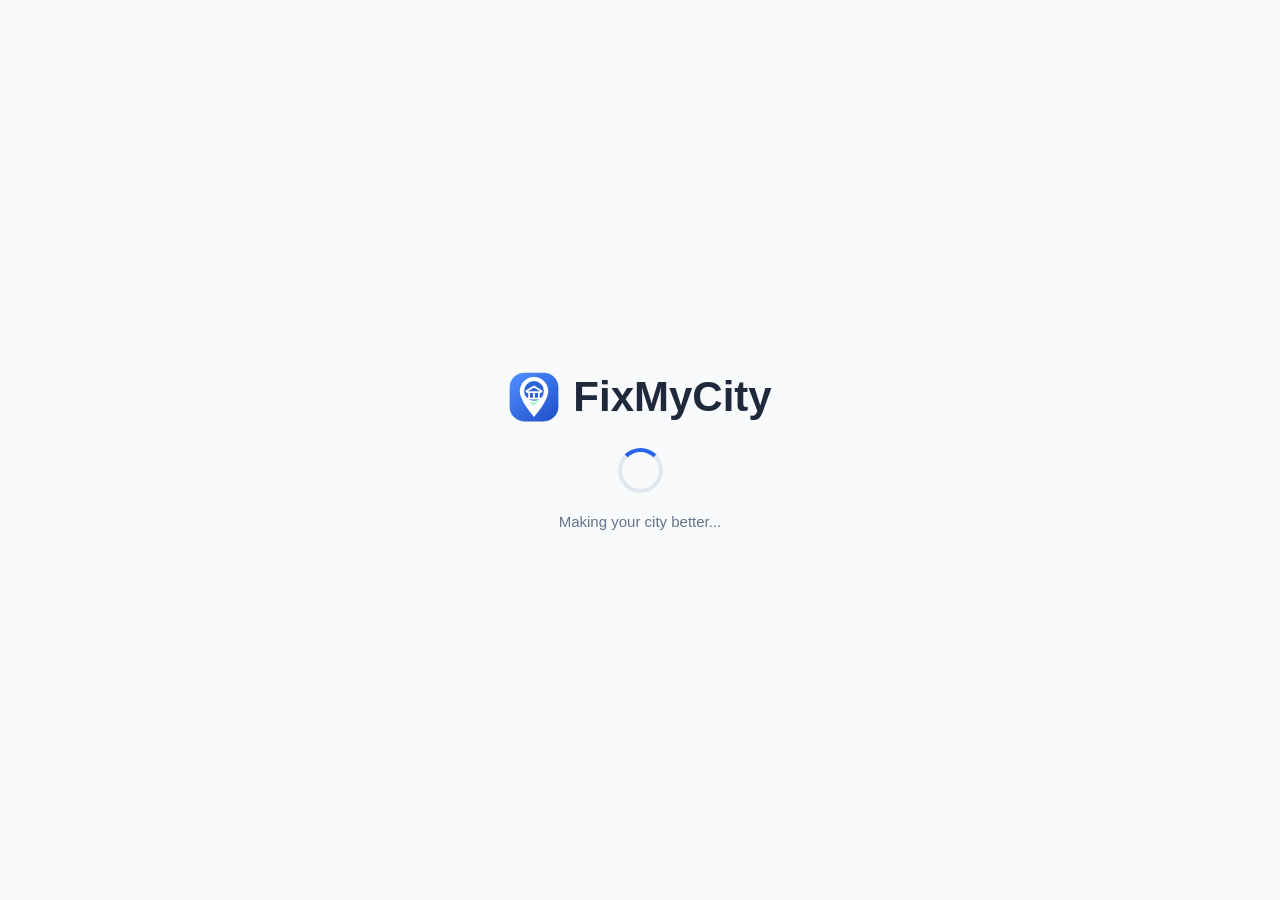
<file: index.html>
<!DOCTYPE html>
<html lang="en">
<head>
    <meta charset="UTF-8">
    <meta name="viewport" content="width=device-width, initial-scale=1.0">

    <title>FixMyCity</title>
    <link rel="icon" href="./assets/fixmycity-mark.svg" type="image/svg+xml">

    <link rel="stylesheet" href="./css/loading.css">
</head>

<body>

    <div class="loader-container">

        <div class="loader-logo"><img src="./assets/fixmycity-mark.svg" alt="" aria-hidden="true">FixMyCity</div>

        <div class="loader-spinner"></div>

        <p>Making your city better...</p>

    </div>

    <script src="./js/loading.js"></script>

</body>
</html>
</file>
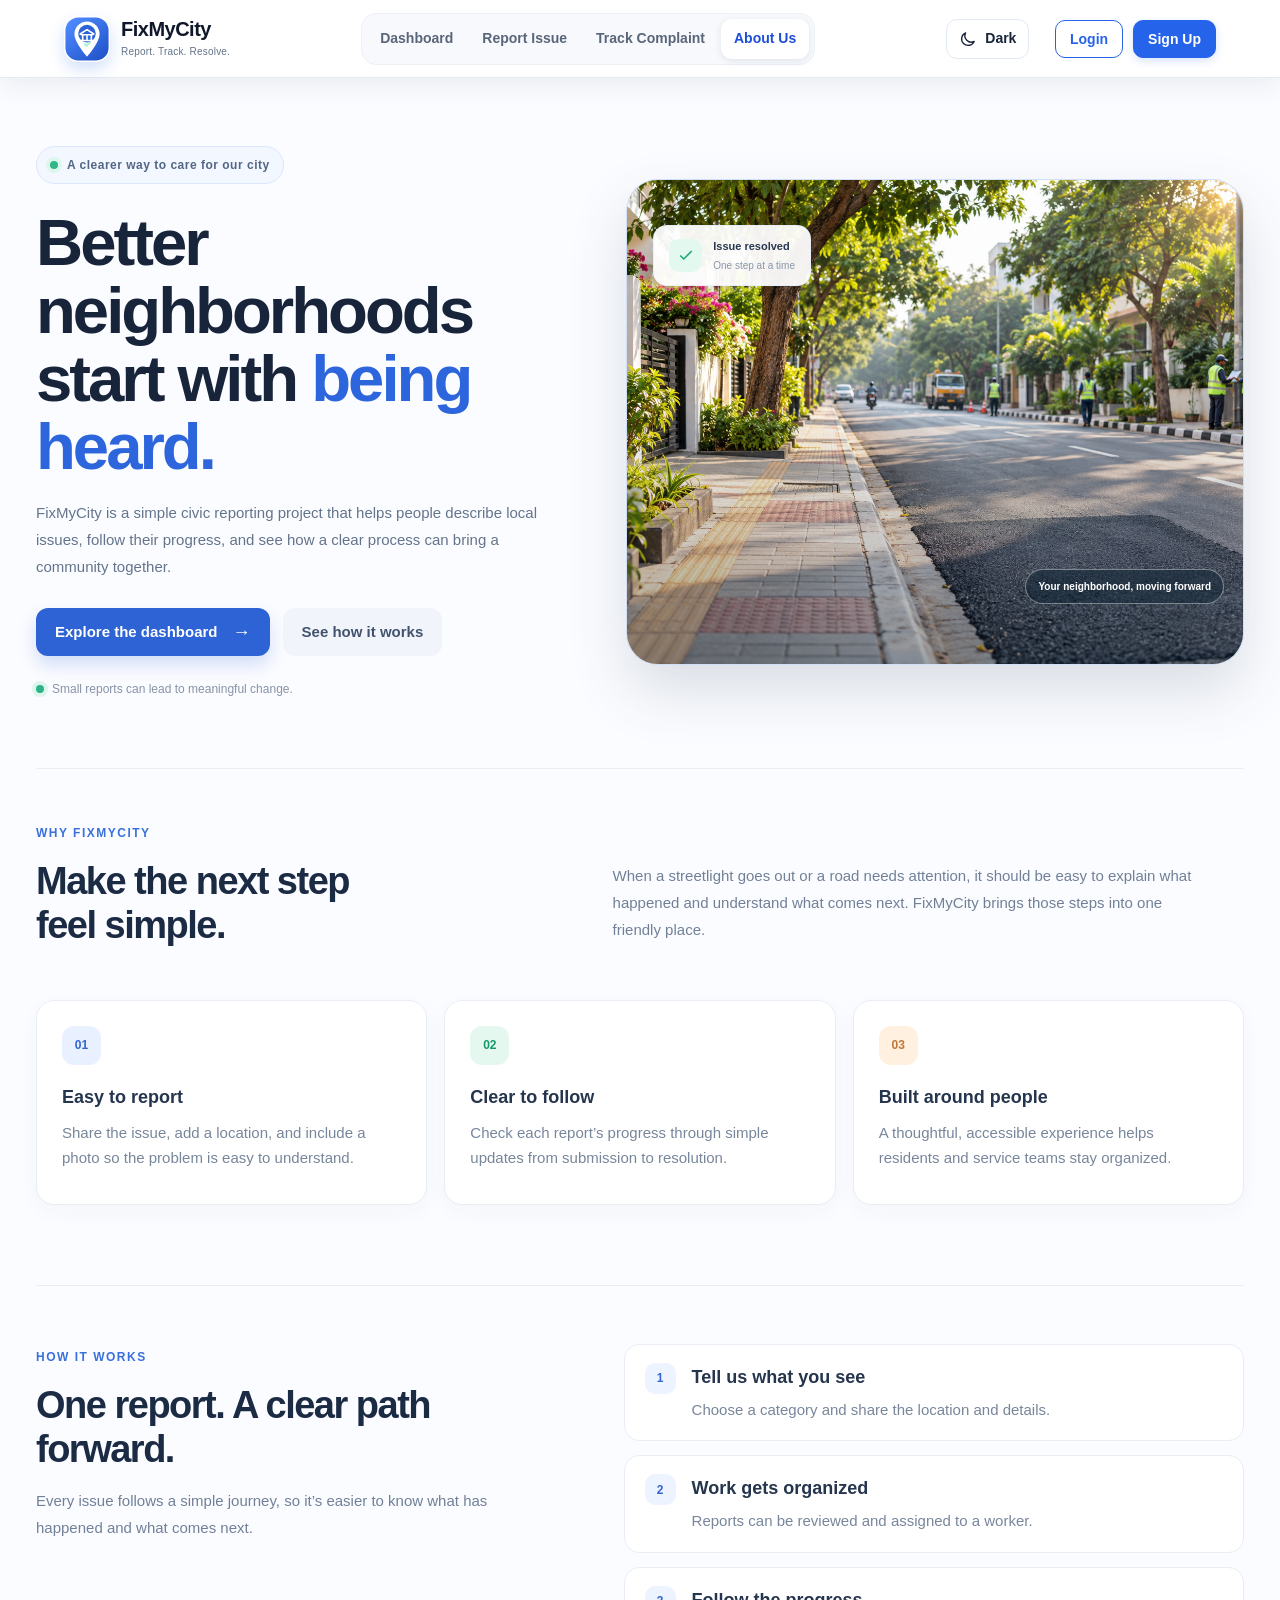
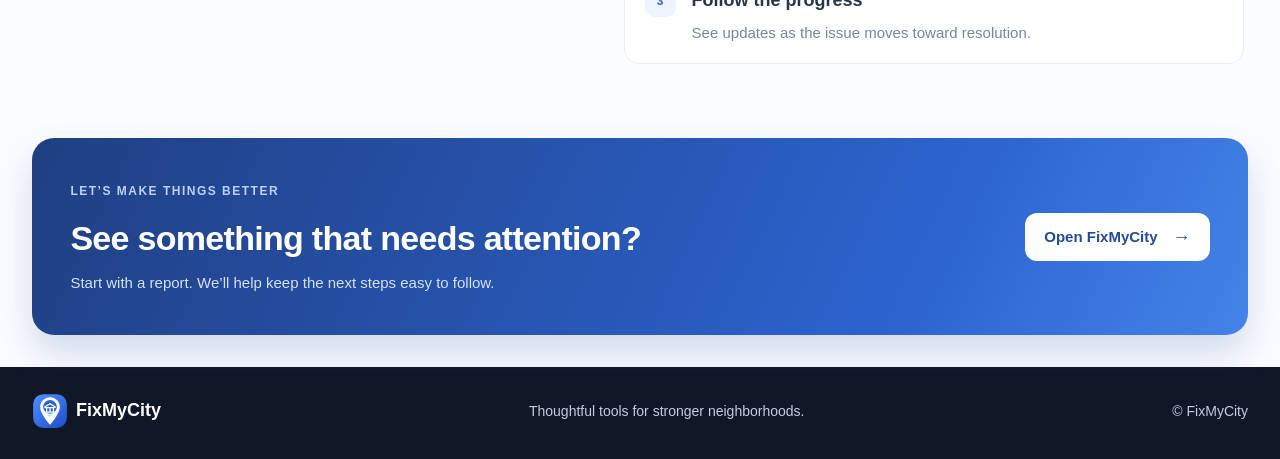
<file: pages/about.html>
<!DOCTYPE html>
<html lang="en">
<head>
    <meta charset="UTF-8">
    <meta name="viewport" content="width=device-width, initial-scale=1.0">
    <meta name="description" content="Learn about FixMyCity and how it makes civic issue reporting easier to follow.">
    <title>About Us | FixMyCity</title>
    <link rel="stylesheet" href="../css/dashboard.css">
    <link rel="stylesheet" href="../css/auth.css">
    <link rel="stylesheet" href="../css/about.css">
    <link rel="stylesheet" href="../css/theme.css">
    <script src="../js/theme.js"></script>
    <link rel="icon" href="../assets/fixmycity-mark.svg" type="image/svg+xml">
</head>
<body>
    <div id="authModal" class="auth-modal">
        <div class="auth-box">
            <button id="closeAuth" class="close-auth" type="button" aria-label="Close">×</button>
            <div class="auth-logo"><img src="../assets/fixmycity-mark.svg" alt="" aria-hidden="true">FixMyCity</div>

            <div id="loginSection">
                <h2>Welcome Back</h2>
                <p>Login to your FixMyCity account</p>
                <form id="loginForm">
                    <input type="email" id="loginEmail" placeholder="Email" required>
                    <input type="password" id="loginPassword" placeholder="Password" required>
                    <button type="submit">Login</button>
                </form>
                <div class="auth-switch">Don't have an account? <button id="showSignup" type="button">Sign Up</button></div>
            </div>

            <div id="signupSection">
                <h2>Create Account</h2>
                <p>Join FixMyCity today</p>
                <form id="signupForm">
                    <input type="text" id="signupName" placeholder="Full Name" required>
                    <input type="email" id="signupEmail" placeholder="Email" required>
                    <input type="password" id="signupPassword" placeholder="Password" required>
                    <button type="submit">Create Account</button>
                </form>
                <div class="auth-switch">Already have an account? <button id="showLogin" type="button">Login</button></div>
            </div>
        </div>
    </div>

    <header class="navbar">
        <a class="logo logo-link" href="dashboard.html" aria-label="FixMyCity home">
            <img class="logo-icon brand-mark" src="../assets/fixmycity-mark.svg" alt="" aria-hidden="true">
            <div class="logo-text">
                <h2>FixMyCity</h2>
                <span>Report. Track. Resolve.</span>
            </div>
        </a>

        <nav class="main-nav" aria-label="Main navigation">
            <a href="dashboard.html">Dashboard</a>
            <a href="report.html">Report Issue</a>
            <a href="track.html">Track Complaint</a>
            <a href="about.html" class="active" aria-current="page">About Us</a>
        </nav>

        <div class="auth-actions">
            <button id="loginBtn" class="login-btn" type="button">Login</button>
            <button id="signupBtn" class="signup-btn" type="button">Sign Up</button>
            <span id="userName" class="user-name" style="display: none;"></span>
            <a href="admin.html" id="adminPanelLink" class="role-link" style="display: none;">Admin Panel</a>
            <a href="worker.html" id="workerPanelLink" class="role-link" style="display: none;">Worker Panel</a>
            <button id="logoutBtn" class="logout-btn" type="button" style="display: none;">Logout</button>
        </div>
    </header>

    <main>
        <section class="about-hero">
            <div class="about-hero-copy">
                <span class="about-eyebrow"><span></span> A clearer way to care for our city</span>
                <h1>Better neighborhoods start with <em>being heard.</em></h1>
                <p>FixMyCity is a simple civic reporting project that helps people describe local issues, follow their progress, and see how a clear process can bring a community together.</p>
                <div class="about-actions">
                    <a class="about-primary" href="dashboard.html">Explore the dashboard <span aria-hidden="true">→</span></a>
                    <a class="about-secondary" href="#how-it-works">See how it works</a>
                </div>
                <div class="about-note"><span aria-hidden="true"></span> Small reports can lead to meaningful change.</div>
            </div>

            <div class="about-art">
                <img src="../assets/civic-neighborhood.png" alt="A well-kept neighborhood street with civic workers inspecting local infrastructure">
                <div class="art-card"><span class="art-card-icon" aria-hidden="true"><svg viewBox="0 0 24 24"><path d="m5 12 4 4L19 6"/></svg></span><span><strong>Issue resolved</strong><small>One step at a time</small></span></div>
                <div class="art-label">Your neighborhood, moving forward</div>
            </div>
        </section>

        <section class="about-intro">
            <div>
                <span class="section-kicker">WHY FIXMYCITY</span>
                <h2>Make the next step<br>feel simple.</h2>
            </div>
            <p>When a streetlight goes out or a road needs attention, it should be easy to explain what happened and understand what comes next. FixMyCity brings those steps into one friendly place.</p>
        </section>

        <section class="about-values" aria-label="What FixMyCity offers">
            <article class="value-card">
                <div class="value-icon icon-blue">01</div>
                <h3>Easy to report</h3>
                <p>Share the issue, add a location, and include a photo so the problem is easy to understand.</p>
            </article>
            <article class="value-card">
                <div class="value-icon icon-mint">02</div>
                <h3>Clear to follow</h3>
                <p>Check each report’s progress through simple updates from submission to resolution.</p>
            </article>
            <article class="value-card">
                <div class="value-icon icon-peach">03</div>
                <h3>Built around people</h3>
                <p>A thoughtful, accessible experience helps residents and service teams stay organized.</p>
            </article>
        </section>

        <section class="about-process" id="how-it-works">
            <div class="process-heading">
                <span class="section-kicker">HOW IT WORKS</span>
                <h2>One report. A clear path forward.</h2>
                <p>Every issue follows a simple journey, so it’s easier to know what has happened and what comes next.</p>
            </div>
            <div class="process-steps">
                <article class="process-step">
                    <span class="step-number">1</span>
                    <div><h3>Tell us what you see</h3><p>Choose a category and share the location and details.</p></div>
                </article>
                <article class="process-step">
                    <span class="step-number">2</span>
                    <div><h3>Work gets organized</h3><p>Reports can be reviewed and assigned to a worker.</p></div>
                </article>
                <article class="process-step">
                    <span class="step-number">3</span>
                    <div><h3>Follow the progress</h3><p>See updates as the issue moves toward resolution.</p></div>
                </article>
            </div>
        </section>

        <section class="about-cta">
            <div class="cta-sparkle" aria-hidden="true"></div>
            <div>
                <span>LET’S MAKE THINGS BETTER</span>
                <h2>See something that needs attention?</h2>
                <p>Start with a report. We’ll help keep the next steps easy to follow.</p>
            </div>
            <a href="dashboard.html">Open FixMyCity <span aria-hidden="true">→</span></a>
        </section>
    </main>

    <footer class="about-footer">
        <a class="footer-brand" href="dashboard.html"><img src="../assets/fixmycity-mark.svg" alt="" aria-hidden="true"> FixMyCity</a>
        <p>Thoughtful tools for stronger neighborhoods.</p>
        <span class="footer-copy">© FixMyCity</span>
    </footer>

    <script src="../js/helpers/database.js"></script>
    <script src="../js/auth.js"></script>
</body>
</html>
</file>
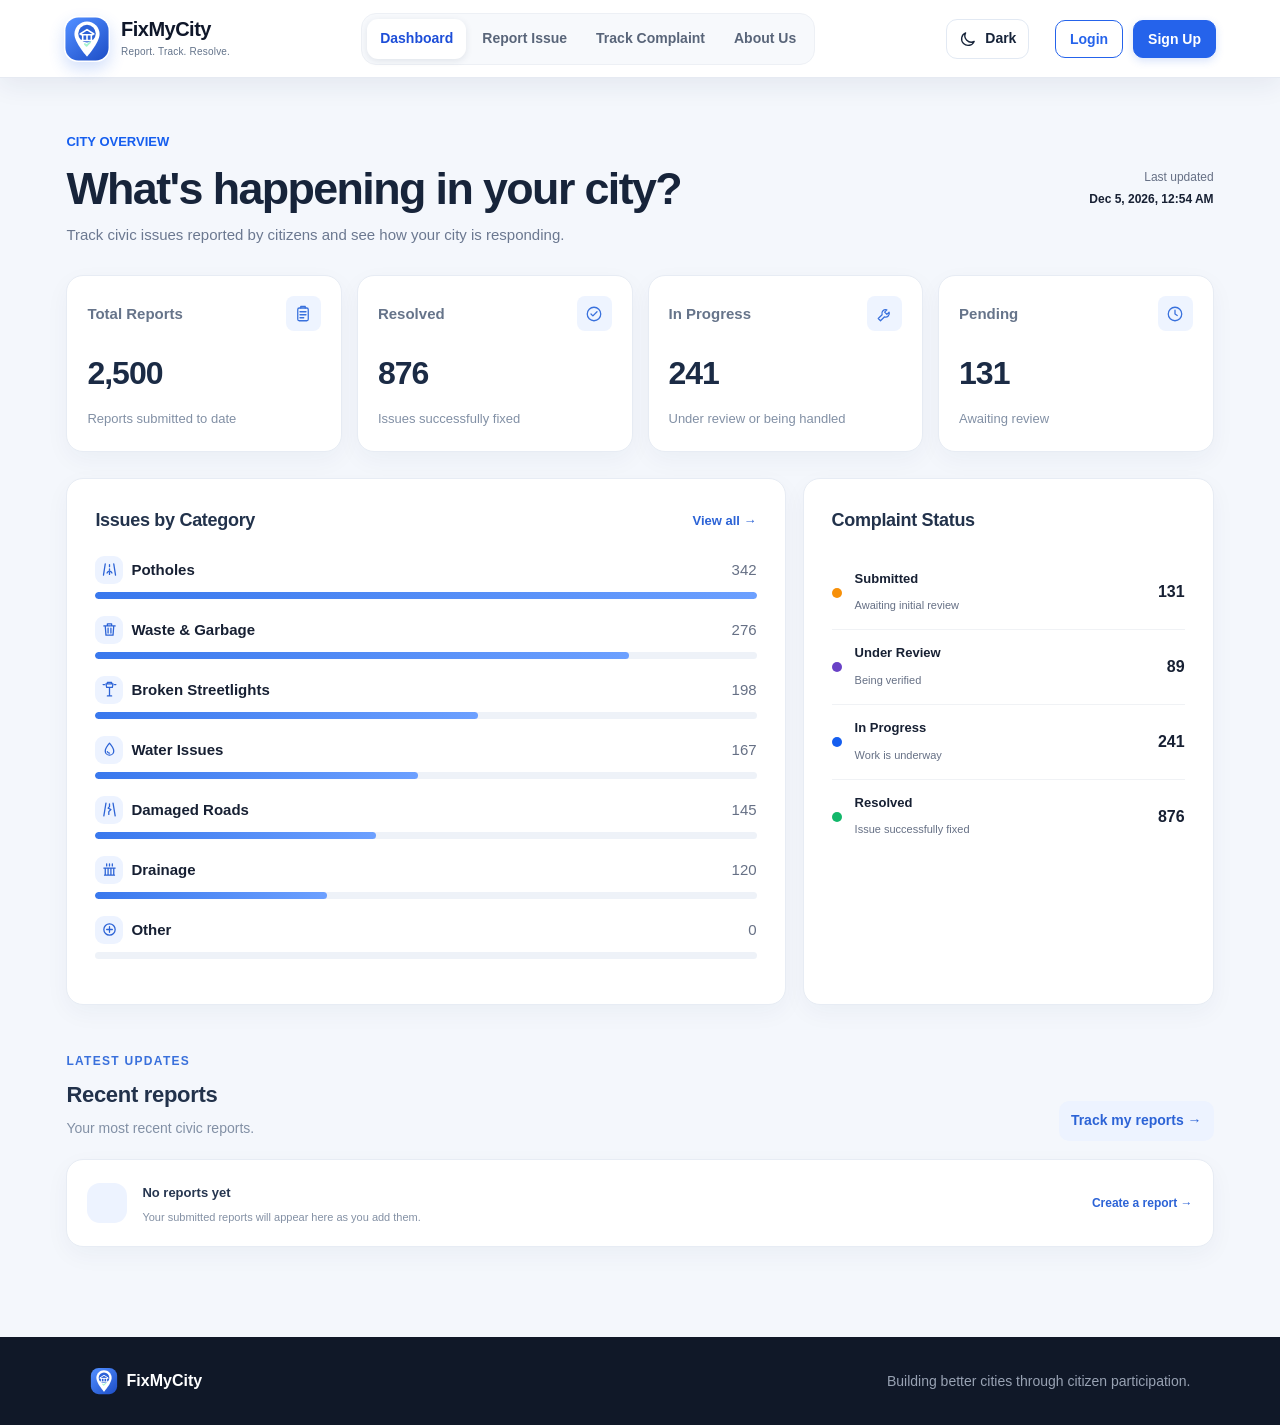
<file: pages/admin.html>
<!DOCTYPE html>
<html lang="en">

<head>
    <meta charset="UTF-8">
    <meta name="viewport" content="width=device-width, initial-scale=1.0">
    <title>Admin | FixMyCity</title>
    <link rel="stylesheet" href="../css/admin.css">
    <link rel="stylesheet" href="../css/theme.css">
    <link rel="stylesheet" href="../css/image-preview.css">
    <script src="../js/theme.js"></script>
    <link rel="icon" href="../assets/fixmycity-mark.svg" type="image/svg+xml">
</head>

<body class="admin-body">
    <div class="admin-layout">
        <header class="admin-sidebar">
            <a class="admin-logo" href="dashboard.html" aria-label="FixMyCity dashboard">
                <img class="logo-icon brand-mark" src="../assets/fixmycity-mark.svg" alt="" aria-hidden="true">
                <span class="admin-logo-copy">
                    <strong>FixMyCity</strong>
                    <small>Admin console</small>
                </span>
            </a>

            <nav class="admin-sidebar-nav" aria-label="Admin sections">
                <button class="admin-nav-item is-active" type="button" data-admin-view-target="overview" aria-current="page">
                    <svg viewBox="0 0 24 24" aria-hidden="true"><rect x="3" y="3" width="8" height="8" rx="2"/><rect x="13" y="3" width="8" height="5" rx="2"/><rect x="13" y="10" width="8" height="11" rx="2"/><rect x="3" y="13" width="8" height="8" rx="2"/></svg>
                    <span>Overview</span>
                </button>
                <button class="admin-nav-item" type="button" data-admin-view-target="complaints">
                    <svg viewBox="0 0 24 24" aria-hidden="true"><path d="M8 4.5h8M8 8.5h8M8 12.5h5"/><rect x="4" y="3" width="16" height="18" rx="2"/><path d="m15 16 2 2 4-4"/></svg>
                    <span>Complaints</span>
                    <span id="sidebarComplaintCount" class="nav-count">0</span>
                </button>
                <button class="admin-nav-item" type="button" data-admin-view-target="workers">
                    <svg viewBox="0 0 24 24" aria-hidden="true"><circle cx="9" cy="8" r="3"/><path d="M3.5 20a5.5 5.5 0 0 1 11 0M16 5.5a3 3 0 0 1 0 5.8M17 14a5 5 0 0 1 3.5 4.8"/></svg>
                    <span>Workers</span>
                </button>
                <button class="admin-nav-item" type="button" data-admin-view-target="users">
                    <svg viewBox="0 0 24 24" aria-hidden="true"><circle cx="12" cy="8" r="3.5"/><path d="M4.5 20a7.5 7.5 0 0 1 15 0"/></svg>
                    <span>Users</span>
                </button>
            </nav>

            <div class="admin-sidebar-footer">
                <div class="admin-actions">
                    <a href="dashboard.html">Back to site</a>
                    <a href="about.html">About FixMyCity</a>
                    <button id="adminLogout" class="logout-btn" type="button">Log out</button>
                </div>
            </div>
        </header>

        <main class="admin-container">
            <header class="admin-topbar">
                <div>
                    <p class="eyebrow">ADMINISTRATION</p>
                    <h1 id="adminViewTitle">Overview</h1>
                    <p id="adminViewDescription">City service reports and operations at a glance.</p>
                </div>
                <span class="admin-online"><span aria-hidden="true"></span> Admin workspace</span>
            </header>

            <section class="admin-view is-active" data-admin-view="overview">
                <div class="overview-heading">
                    <div>
                        <h2>Welcome to your control center</h2>
                        <p>Choose a section to review reports or manage FixMyCity accounts.</p>
                    </div>
                </div>

                <div class="overview-stats">
                    <article class="overview-stat">
                        <span class="overview-stat-icon blue" aria-hidden="true"><svg viewBox="0 0 24 24"><path d="M7 4h10a2 2 0 0 1 2 2v15H5V6a2 2 0 0 1 2-2Z"/><path d="M9 4V2h6v2m-6 6h6m-6 4h6"/></svg></span>
                        <div><p>Total complaints</p><strong id="adminTotalReports">0</strong></div>
                    </article>
                    <article class="overview-stat">
                        <span class="overview-stat-icon amber" aria-hidden="true"><svg viewBox="0 0 24 24"><circle cx="12" cy="12" r="9"/><path d="M12 7v5l3 2"/></svg></span>
                        <div><p>Pending</p><strong id="adminPendingReports">0</strong></div>
                    </article>
                    <article class="overview-stat">
                        <span class="overview-stat-icon green" aria-hidden="true"><svg viewBox="0 0 24 24"><circle cx="12" cy="12" r="9"/><path d="m8 12 2.5 2.5L16 9"/></svg></span>
                        <div><p>Resolved</p><strong id="adminResolvedReports">0</strong></div>
                    </article>
                    <article class="overview-stat">
                        <span class="overview-stat-icon violet" aria-hidden="true"><svg viewBox="0 0 24 24"><circle cx="9" cy="8" r="3"/><path d="M3.5 19v-1a5.5 5.5 0 0 1 11 0v1M16 5.5a3 3 0 0 1 0 5.8m1 2.2a5 5 0 0 1 3.5 4.8V19"/></svg></span>
                        <div><p>Workers</p><strong id="adminTotalWorkers">0</strong></div>
                    </article>
                </div>

                <div class="overview-dashboard-grid">
                    <section class="overview-panel category-overview-panel" aria-labelledby="adminCategoryHeading">
                        <div class="overview-panel-heading">
                            <div>
                                <h2 id="adminCategoryHeading">Issues by category</h2>
                                <p>Reports grouped by the type of civic issue.</p>
                            </div>
                        </div>
                        <div id="adminCategoryList" class="admin-category-list"></div>
                    </section>

                    <section class="overview-panel">
                        <div class="overview-panel-heading">
                            <div>
                                <h2>Quick access</h2>
                                <p>Jump straight to the work you need to do.</p>
                            </div>
                        </div>
                        <div class="quick-access-grid">
                            <button class="quick-access-card" type="button" data-admin-view-target="complaints">
                                <span class="quick-access-icon" aria-hidden="true"><svg viewBox="0 0 24 24"><path d="M7 4h10a2 2 0 0 1 2 2v15H5V6a2 2 0 0 1 2-2Z"/><path d="M9 4V2h6v2m-6 6h6m-6 4h6"/></svg></span>
                                <span><strong>Review complaints</strong><small>Filter reports, check status, and assign workers.</small></span>
                                <span class="quick-access-arrow" aria-hidden="true">→</span>
                            </button>
                            <button class="quick-access-card" type="button" data-admin-view-target="workers">
                                <span class="quick-access-icon" aria-hidden="true"><svg viewBox="0 0 24 24"><circle cx="9" cy="8" r="3"/><path d="M3.5 19v-1a5.5 5.5 0 0 1 11 0v1M16 5.5a3 3 0 0 1 0 5.8m1 2.2a5 5 0 0 1 3.5 4.8V19"/></svg></span>
                                <span><strong>Manage workers</strong><small>Add or remove worker access.</small></span>
                                <span class="quick-access-arrow" aria-hidden="true">→</span>
                            </button>
                            <button class="quick-access-card" type="button" data-admin-view-target="users">
                                <span class="quick-access-icon" aria-hidden="true"><svg viewBox="0 0 24 24"><circle cx="12" cy="8" r="3.5"/><path d="M4.5 20a7.5 7.5 0 0 1 15 0"/></svg></span>
                                <span><strong>Browse users</strong><small>View registered FixMyCity accounts.</small></span>
                                <span class="quick-access-arrow" aria-hidden="true">→</span>
                            </button>
                        </div>
                    </section>
                </div>
            </section>

            <section class="admin-view" data-admin-view="complaints" hidden>
                <section class="complaints-section">
                    <div class="section-header">
                        <div>
                            <h2>Reported issues</h2>
                            <p>Review reports and assign them to a worker.</p>
                        </div>
                        <button id="refreshComplaintsBtn" class="refresh-btn" type="button">Refresh</button>
                    </div>

                    <div class="complaint-filter-toolbar">
                        <div class="complaint-status-filters" role="group" aria-label="Filter complaints by status">
                            <button class="complaint-status-filter is-active" type="button" data-status-filter="all" aria-pressed="true">
                                All <span class="filter-count" data-status-count="all">0</span>
                            </button>
                            <button class="complaint-status-filter" type="button" data-status-filter="pending" aria-pressed="false">
                                Pending <span class="filter-count" data-status-count="pending">0</span>
                            </button>
                            <button class="complaint-status-filter" type="button" data-status-filter="resolved" aria-pressed="false">
                                Resolved <span class="filter-count" data-status-count="resolved">0</span>
                            </button>
                        </div>

                        <div class="complaint-select-filters">
                            <label>
                                <span>Issue type</span>
                                <select id="complaintCategoryFilter" aria-label="Filter complaints by issue type">
                                    <option value="all">All issue types</option>
                                </select>
                            </label>
                            <label>
                                <span>Assigned worker</span>
                                <select id="complaintWorkerFilter" aria-label="Filter complaints by assigned worker">
                                    <option value="all">All workers</option>
                                    <option value="unassigned">Unassigned</option>
                                </select>
                            </label>
                        </div>
                    </div>

                    <div id="complaintsContainer" class="complaints-container">
                        <p class="empty-message">Loading complaints...</p>
                    </div>
                </section>
            </section>

            <section class="admin-view" data-admin-view="workers" hidden>
                <section class="admin-card add-worker-card">
                    <div class="card-heading-copy">
                        <span class="card-kicker">ACCESS</span>
                        <h2>Add a worker</h2>
                        <p>Enter the email address of a registered user to give them worker access.</p>
                    </div>
                    <form id="addWorkerForm">
                        <label class="visually-hidden" for="workerEmail">Registered user's email</label>
                        <input type="email" id="workerEmail" placeholder="Enter registered user's email" required>
                        <button type="submit">Add worker</button>
                    </form>
                </section>

                <section class="admin-card">
                    <div class="section-heading">
                        <div>
                            <span class="card-kicker">TEAM</span>
                            <h2>Current workers</h2>
                            <p>Manage people who can update assigned complaints.</p>
                        </div>
                        <span id="workerCount">0 Workers</span>
                    </div>
                    <div id="workerList" class="worker-list"></div>
                </section>
            </section>

            <section class="admin-view" data-admin-view="users" hidden>
                <section class="admin-card">
                    <div class="section-heading">
                        <div>
                            <span class="card-kicker">DIRECTORY</span>
                            <h2>Registered users</h2>
                            <p>All user and worker accounts registered on FixMyCity.</p>
                        </div>
                        <span id="adminRegisteredUserCount" class="directory-count">0 accounts</span>
                    </div>
                    <div id="userList" class="user-list"></div>
                </section>
            </section>
        </main>
    </div>

    <script src="../js/helpers/database.js"></script>
    <script src="../js/helpers/category-icons.js"></script>
    <script src="../js/admin.js"></script>
    <script src="../js/helpers/image-preview.js"></script>
</body>

</html>
</file>
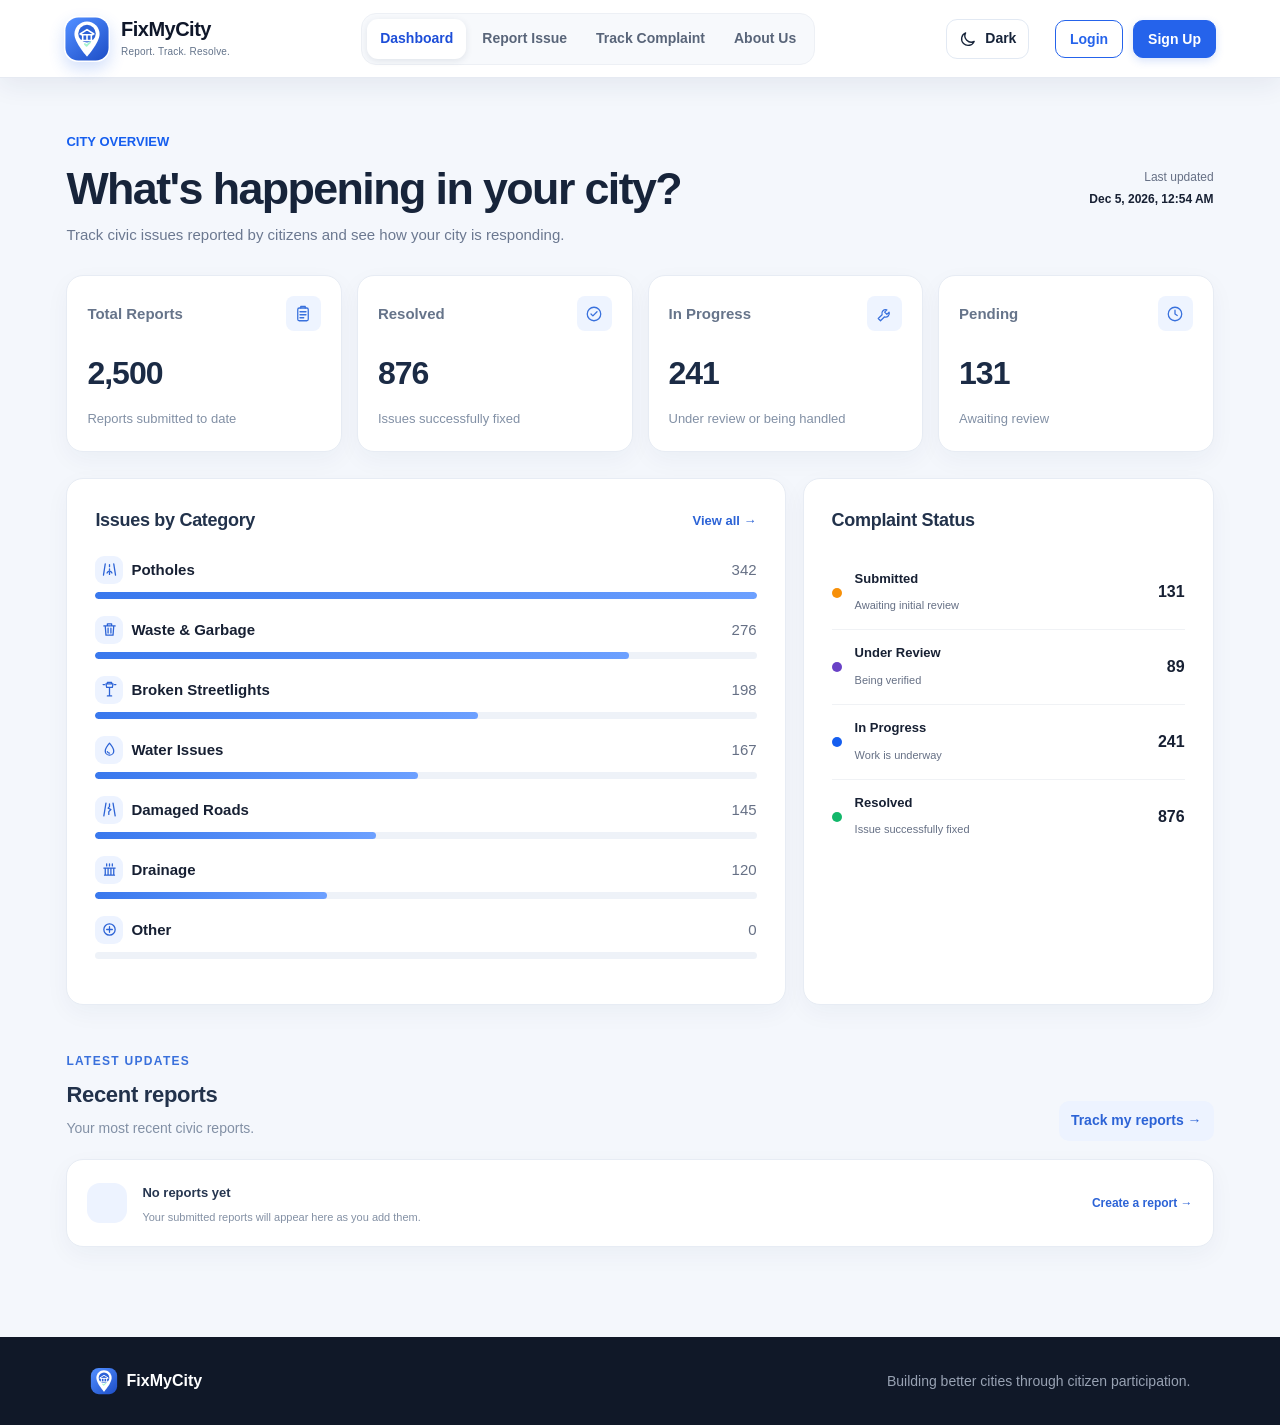
<file: pages/dashboard.html>
<!DOCTYPE html>
<html lang="en">

<head>

    <meta charset="UTF-8">

    <meta
        name="viewport"
        content="width=device-width, initial-scale=1.0"
    >

    <title>FixMyCity | City Dashboard</title>

    <link
        rel="stylesheet"
        href="../css/dashboard.css"
    >
    <link rel="stylesheet" href="../css/auth.css">
    <link rel="stylesheet" href="../css/theme.css">
    <script src="../js/theme.js"></script>
    <link rel="icon" href="../assets/fixmycity-mark.svg" type="image/svg+xml">

</head>


<body>
    <div id="authModal" class="auth-modal">

        <div class="auth-box">

            <button
                id="closeAuth"
                class="close-auth"
            >
                ×
            </button>


            <div class="auth-logo"><img src="../assets/fixmycity-mark.svg" alt="" aria-hidden="true">FixMyCity</div>


            <!-- LOGIN -->

            <div id="loginSection">

                <h2>Welcome Back</h2>

                <p>Login to your FixMyCity account</p>

                <form id="loginForm">

                    <input
                        type="email"
                        id="loginEmail"
                        placeholder="Email"
                        required
                    >

                    <input
                        type="password"
                        id="loginPassword"
                        placeholder="Password"
                        required
                    >

                    <button type="submit">
                        Login
                    </button>

                </form>

                <div class="auth-switch">

                    Don't have an account?

                    <button id="showSignup">
                        Sign Up
                    </button>

                </div>

            </div>


            <!-- SIGN UP -->

            <div id="signupSection">

                <h2>Create Account</h2>

                <p>Join FixMyCity today</p>

                <form id="signupForm">

                    <input
                        type="text"
                        id="signupName"
                        placeholder="Full Name"
                        required
                    >

                    <input
                        type="email"
                        id="signupEmail"
                        placeholder="Email"
                        required
                    >

                    <input
                        type="password"
                        id="signupPassword"
                        placeholder="Password"
                        required
                    >

                    <button type="submit">
                        Create Account
                    </button>

                </form>

                <div class="auth-switch">

                    Already have an account?

                    <button id="showLogin">
                        Login
                    </button>

                </div>

            </div>

        </div>

    </div>

    <!-- ================= NAVBAR ================= -->

    <header class="navbar">

    <!-- LOGO -->
    <a class="logo logo-link" href="dashboard.html" aria-label="FixMyCity home">

        <img class="logo-icon brand-mark" src="../assets/fixmycity-mark.svg" alt="" aria-hidden="true">

        <div class="logo-text">
            <h2>FixMyCity</h2>
            <span>Report. Track. Resolve.</span>
        </div>

    </a>


    <!-- MAIN NAVIGATION -->
    <nav class="main-nav">

        <a href="dashboard.html" class="active">
            Dashboard
        </a>

        <a href="report.html" id="reportIssueNav">
            Report Issue
        </a>

        <a href="track.html" id="trackComplaintNav">
            Track Complaint
        </a>

        <a href="about.html" id="aboutNav">
            About Us
        </a>

    </nav>


    <!-- AUTH AREA -->
    <div class="auth-actions">

        <!-- Logged out -->

        <button
            id="loginBtn"
            class="login-btn"
        >
            Login
        </button>

        <button
            id="signupBtn"
            class="signup-btn"
        >
            Sign Up
        </button>


        <!-- Logged in -->

        <span
            id="userName"
            class="user-name"
            style="display: none;"
        ></span>


        <a
            href="admin.html"
            id="adminPanelLink"
            class="role-link"
            style="display: none;"
        >
            Admin Panel
        </a>


        <a
            href="worker.html"
            id="workerPanelLink"
            class="role-link"
            style="display: none;"
        >
            Worker Panel
        </a>


        <button
            id="logoutBtn"
            class="logout-btn"
            style="display: none;"
        >
            Logout
        </button>

    </div>

</header>

    <!-- ================= HERO ================= -->

    <main class="dashboard-main">

        <section class="hero">

            <div class="hero-text">

                <span class="section-label">
                    CITY OVERVIEW
                </span>

                <h1>
                    What's happening in your city?
                </h1>

                <p>
                    Track civic issues reported by citizens
                    and see how your city is responding.
                </p>

            </div>


            <div class="last-updated">

                <span>
                    Last updated
                </span>

                <strong id="lastUpdated">
                    —
                </strong>

            </div>

        </section>


        <!-- ================= STATISTICS ================= -->

        <section class="stats">

            <div class="stat-card">

                <div class="stat-header">

                    <span class="stat-title">
                        Total Reports
                    </span>

                    <span class="stat-icon" aria-hidden="true"><svg viewBox="0 0 24 24"><rect x="5" y="4" width="14" height="17" rx="2"/><path d="M9 4V2h6v2M8 9h8M8 13h8M8 17h5"/></svg></span>

                </div>

                <strong
                    class="stat-value"
                    id="totalReports"
                >
                    0
                </strong>

                <span class="stat-change">
                    Reports submitted to date
                </span>

            </div>


            <div class="stat-card">

                <div class="stat-header">

                    <span class="stat-title">
                        Resolved
                    </span>

                    <span class="stat-icon" aria-hidden="true"><svg viewBox="0 0 24 24"><circle cx="12" cy="12" r="9"/><path d="m8 12 2.5 2.5L16 9"/></svg></span>

                </div>

                <strong
                    class="stat-value"
                    id="resolvedReports"
                >
                    0
                </strong>

                <span class="stat-change">
                    Issues successfully fixed
                </span>

            </div>


            <div class="stat-card">

                <div class="stat-header">

                    <span class="stat-title">
                        In Progress
                    </span>

                    <span class="stat-icon" aria-hidden="true"><svg viewBox="0 0 24 24"><path d="M14.5 6.5a5 5 0 0 0-6.4 6.4L3 18l3 3 5.1-5.1a5 5 0 0 0 6.4-6.4l-3 3-3-3 3-3Z"/></svg></span>

                </div>

                <strong
                    class="stat-value"
                    id="progressReports"
                >
                    0
                </strong>

                <span class="stat-change">
                    Under review or being handled
                </span>

            </div>


            <div class="stat-card">

                <div class="stat-header">

                    <span class="stat-title">
                        Pending
                    </span>

                    <span class="stat-icon" aria-hidden="true"><svg viewBox="0 0 24 24"><circle cx="12" cy="12" r="9"/><path d="M12 7v5l3 2"/></svg></span>

                </div>

                <strong
                    class="stat-value"
                    id="pendingReports"
                >
                    0
                </strong>

                <span class="stat-change">
                    Awaiting review
                </span>

            </div>

        </section>


        <!-- ================= DASHBOARD ================= -->

        <section class="dashboard-grid">


            <!-- CATEGORY PANEL -->

            <div class="panel">

                <div class="panel-header">

                    <h2>
                        Issues by Category
                    </h2>

                    <button
                        class="view-all"
                        type="button"
                    >
                        View all →
                    </button>

                </div>


                <div id="categoryContainer">

                    <!-- Generated by JavaScript -->

                </div>

            </div>


            <!-- STATUS PANEL -->

            <div class="panel">

                <div class="panel-header">

                    <h2>
                        Complaint Status
                    </h2>

                </div>


                <div id="statusContainer">

                    <!-- Generated by JavaScript -->

                </div>

            </div>

        </section>

        <section class="recent-section" aria-labelledby="recentReportsHeading">
            <div class="recent-heading">
                <div>
                    <span class="section-label">LATEST UPDATES</span>
                    <h2 id="recentReportsHeading">Recent reports</h2>
                    <p>Your most recent civic reports.</p>
                </div>
                <a href="track.html" class="recent-link">Track my reports <span aria-hidden="true">→</span></a>
            </div>
            <div id="recentReportsContainer" class="recent-grid">
                <p class="recent-empty">Loading recent reports…</p>
            </div>
        </section>

    </main>


    <!-- ================= FOOTER ================= -->

    <footer id="about">

        <strong class="site-footer-brand"><img src="../assets/fixmycity-mark.svg" alt="" aria-hidden="true">FixMyCity</strong>

        <p>
            Building better cities through citizen participation.
        </p>

    </footer>


    <!-- ================= JAVASCRIPT ================= -->

    <script src="../js/helpers/database.js"></script>
    <script src="../js/helpers/category-icons.js"></script>
    <script src="../js/dashboard.js"></script>
    <script src="../js/auth.js"></script>

</body>

</html>
</file>
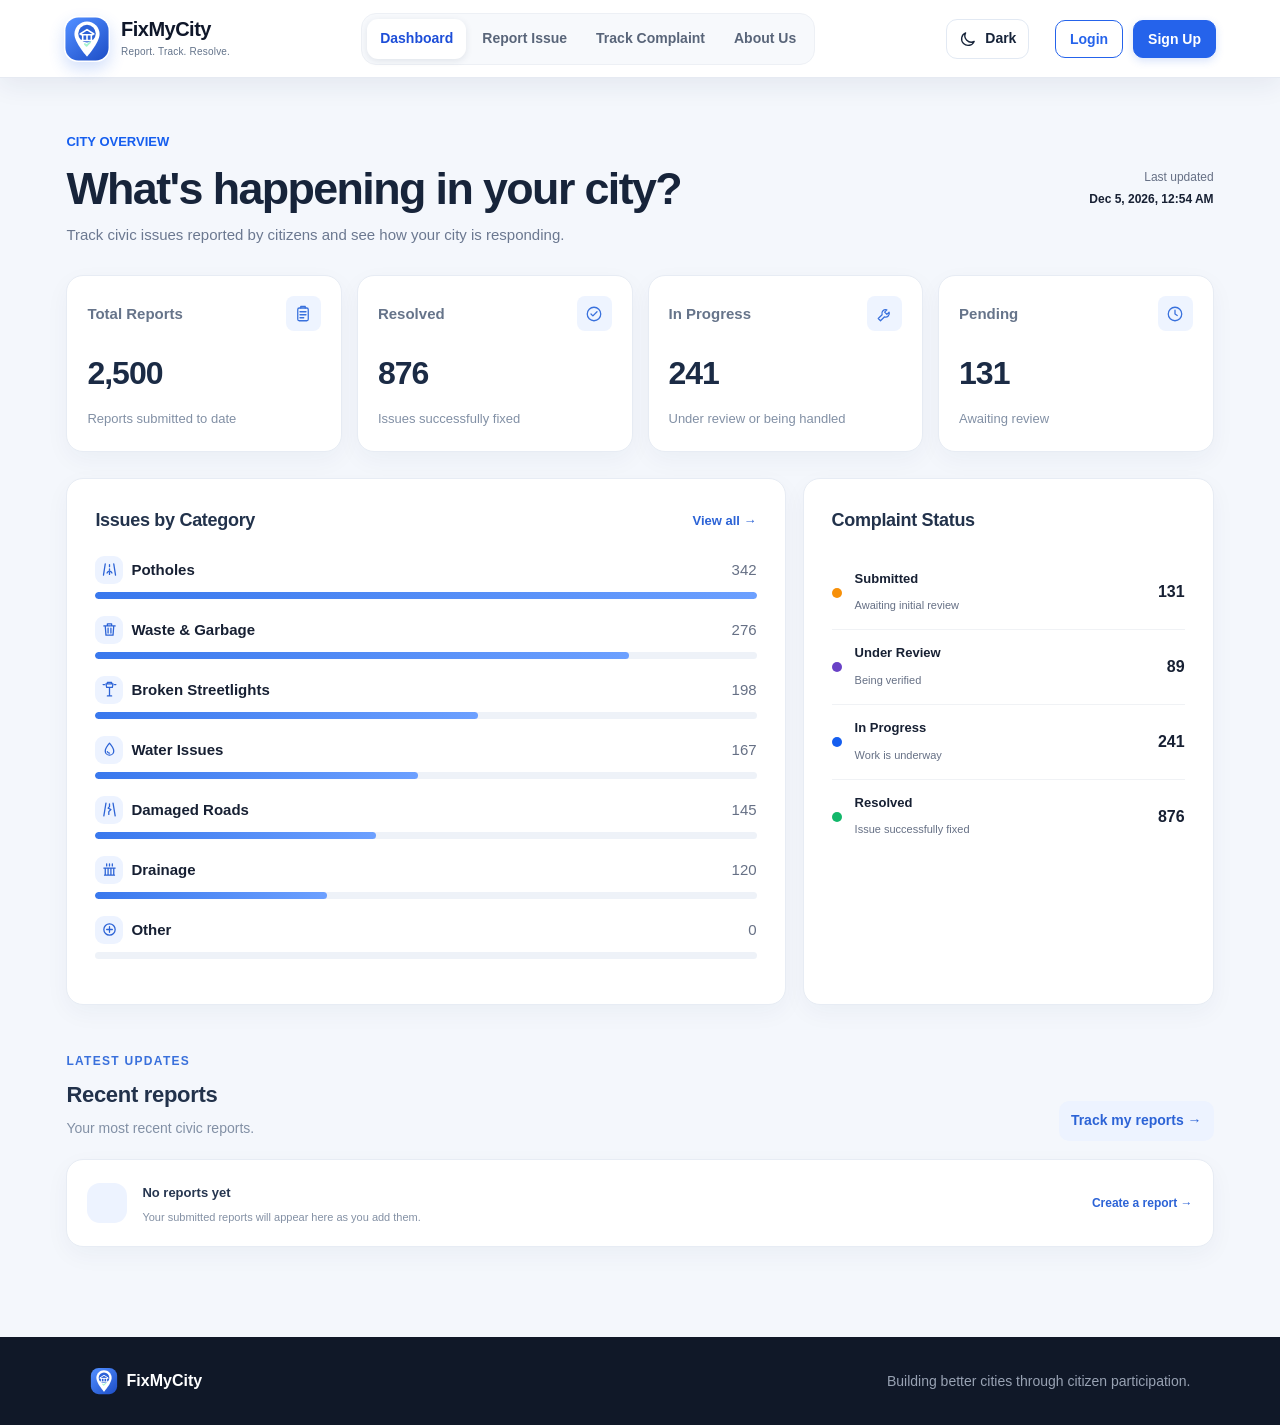
<file: pages/profile.html>
<!DOCTYPE html>
<html lang="en">

<head>

    <meta charset="UTF-8">

    <meta
        name="viewport"
        content="width=device-width, initial-scale=1.0"
    >

    <title>My Profile | FixMyCity</title>

    <link
        rel="stylesheet"
        href="../css/profile.css"
    >
    <link rel="stylesheet" href="../css/theme.css">
    <script src="../js/theme.js"></script>
    <link rel="icon" href="../assets/fixmycity-mark.svg" type="image/svg+xml">

</head>

<body>


    <!-- ============================= -->
    <!-- NAVBAR -->
    <!-- ============================= -->

    <header class="profile-navbar">

        <div class="profile-logo">

            <img class="logo-icon brand-mark" src="../assets/fixmycity-mark.svg" alt="" aria-hidden="true">

            <div>

                <h2>
                    FixMyCity
                </h2>

                <span>
                    My Profile
                </span>

            </div>

        </div>


        <div class="profile-nav-actions">

            <a href="dashboard.html">
                Dashboard
            </a>

            <a href="about.html">
                About Us
            </a>

            <button id="profileLogout" class="logout-btn" type="button">
                Logout
            </button>

        </div>

    </header>



    <!-- ============================= -->
    <!-- PROFILE -->
    <!-- ============================= -->

    <main class="profile-container">


        <div class="profile-heading">

            <p class="eyebrow">
                ACCOUNT
            </p>

            <h1>
                My Profile
            </h1>

            <p>
                Manage your personal information and preferences.
            </p>

        </div>



        <!-- ============================= -->
        <!-- PROFILE CARD -->
        <!-- ============================= -->

        <section class="profile-card">


            <div class="profile-top">

                <div class="avatar">
                    <span id="avatarLetter">
                        U
                    </span>
                </div>


                <div>

                    <h2 id="profileDisplayName">
                        User
                    </h2>

                    <span
                        id="profileRole"
                        class="role-badge"
                    >
                        User
                    </span>

                </div>

            </div>



            <!-- ============================= -->
            <!-- PROFILE FORM -->
            <!-- ============================= -->

            <form id="profileForm">


                <!-- BASIC INFORMATION -->

                <div class="form-section">

                    <h3>
                        Basic Information
                    </h3>


                    <div class="form-grid">


                        <div class="form-group">

                            <label for="profileName">
                                Full Name
                            </label>

                            <input
                                type="text"
                                id="profileName"
                                required
                            >

                        </div>



                        <div class="form-group">

                            <label for="profileEmail">
                                Email
                            </label>

                            <input
                                type="email"
                                id="profileEmail"
                                readonly
                            >

                            <small>
                                Email cannot be changed here.
                            </small>

                        </div>



                        <div class="form-group">

                            <label for="profilePhone">
                                Phone
                            </label>

                            <input
                                type="tel"
                                id="profilePhone"
                                placeholder="Enter phone number"
                            >

                        </div>



                        <div class="form-group">

                            <label for="profileDateOfBirth">
                                Date of Birth
                            </label>

                            <input
                                type="date"
                                id="profileDateOfBirth"
                            >

                        </div>



                        <div class="form-group">

                            <label for="profileGender">
                                Gender
                            </label>

                            <select id="profileGender">

                                <option value="">
                                    Select
                                </option>

                                <option value="Male">
                                    Male
                                </option>

                                <option value="Female">
                                    Female
                                </option>

                                <option value="Other">
                                    Other
                                </option>

                                <option value="Prefer not to say">
                                    Prefer not to say
                                </option>

                            </select>

                        </div>

                    </div>

                </div>



                <!-- ADDRESS -->

                <div class="form-section">

                    <h3>
                        Address
                    </h3>


                    <div class="form-grid">


                        <div class="form-group full-width">

                            <label for="profileAddress">
                                Address
                            </label>

                            <textarea
                                id="profileAddress"
                                rows="3"
                                placeholder="Enter your address"
                            ></textarea>

                        </div>



                        <div class="form-group">

                            <label for="profileCity">
                                City
                            </label>

                            <input
                                type="text"
                                id="profileCity"
                            >

                        </div>



                        <div class="form-group">

                            <label for="profileState">
                                State
                            </label>

                            <input
                                type="text"
                                id="profileState"
                            >

                        </div>



                        <div class="form-group">

                            <label for="profilePincode">
                                Pincode
                            </label>

                            <input
                                type="text"
                                id="profilePincode"
                            >

                        </div>

                    </div>

                </div>



                <!-- BIO -->

                <div class="form-section">

                    <h3>
                        About You
                    </h3>


                    <div class="form-group">

                        <label for="profileBio">
                            Bio
                        </label>

                        <textarea
                            id="profileBio"
                            rows="4"
                            maxlength="300"
                            placeholder="Tell us something about yourself..."
                        ></textarea>

                    </div>

                </div>



                <!-- NOTIFICATIONS -->

                <div class="form-section">

                    <h3>
                        Notifications
                    </h3>


                    <label class="checkbox-row">

                        <input
                            type="checkbox"
                            id="notificationsEnabled"
                        >

                        <span>
                            Enable notifications
                        </span>

                    </label>


                    <label class="checkbox-row">

                        <input
                            type="checkbox"
                            id="emailNotifications"
                        >

                        <span>
                            Receive email notifications
                        </span>

                    </label>

                </div>



                <!-- ACTIONS -->

                <div class="profile-actions">

                    <a
                        href="dashboard.html"
                        class="cancel-btn"
                    >
                        Cancel
                    </a>


                    <button
                        type="submit"
                        class="save-btn"
                    >
                        Save Changes
                    </button>

                </div>


                <p
                    id="profileMessage"
                    class="profile-message"
                ></p>

            </form>

        </section>

    </main>



    <script src="../js/helpers/database.js"></script>

    <script src="../js/profile.js"></script>

</body>

</html>
</file>
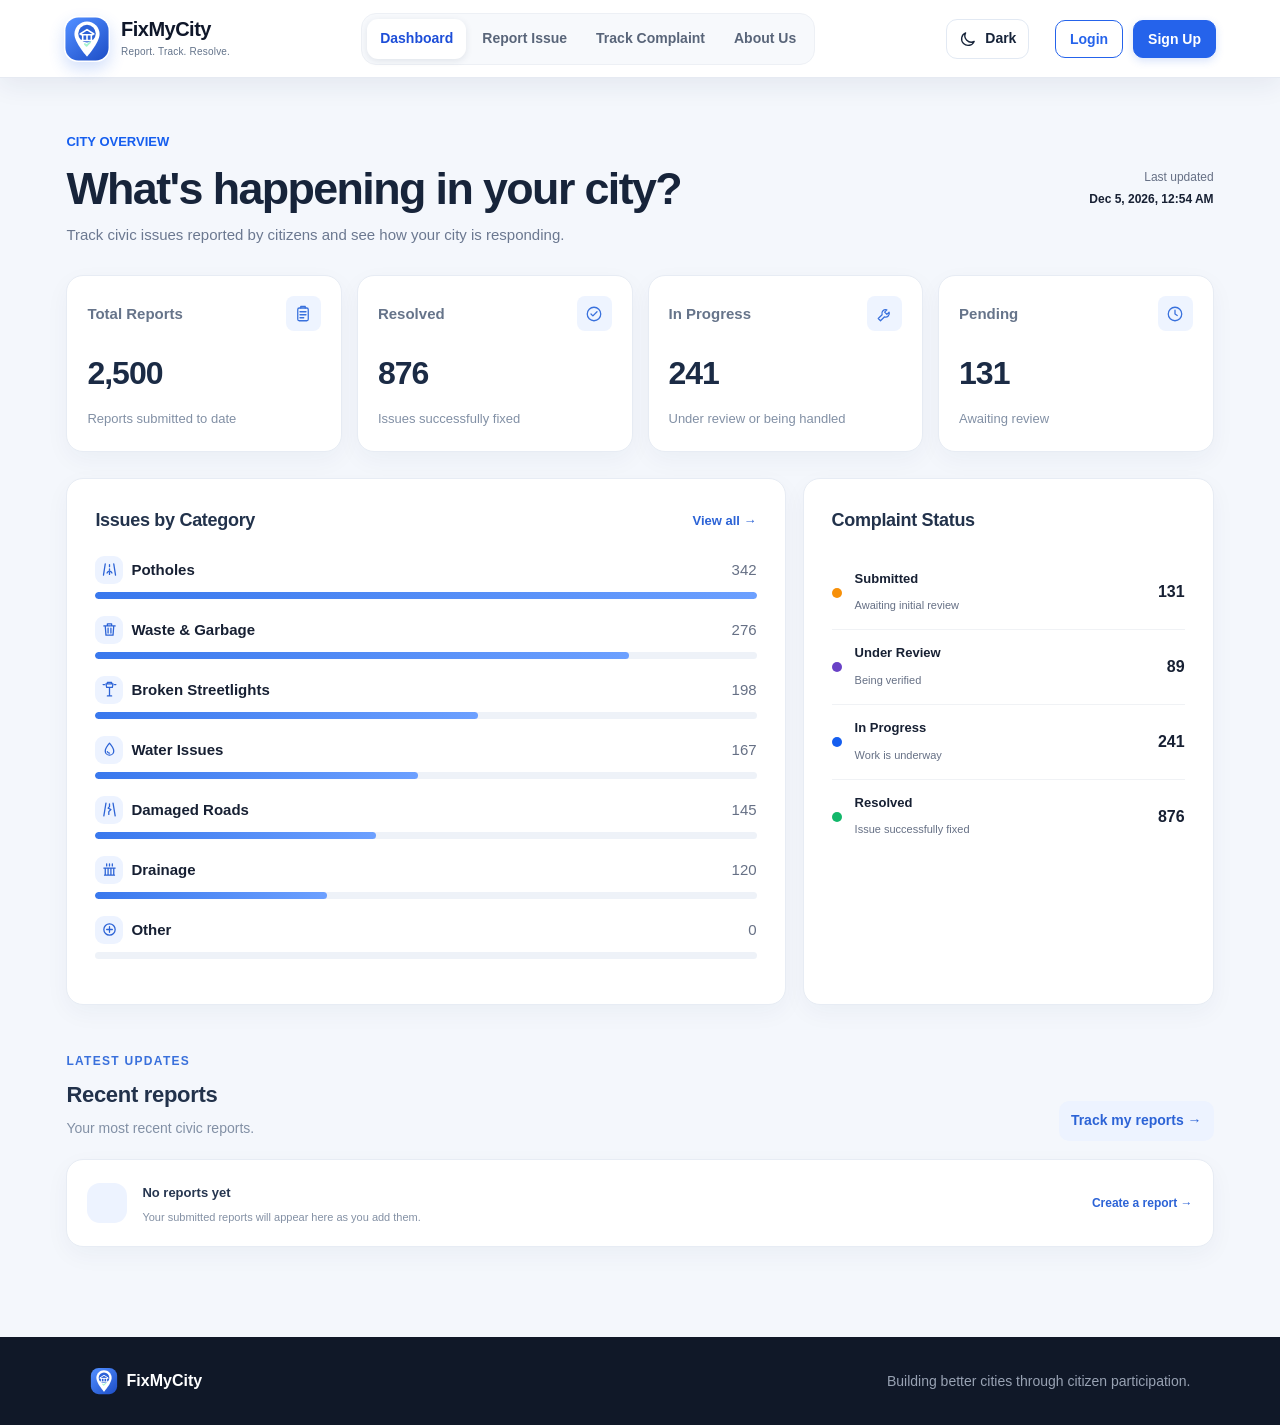
<file: pages/report.html>
<!DOCTYPE html>
<html lang="en">

<head>

    <meta charset="UTF-8">

    <meta
        name="viewport"
        content="width=device-width, initial-scale=1.0"
    >

    <title>Report Issue | FixMyCity</title>

    <link
        rel="stylesheet"
        href="../css/report.css"
    >
<link
        rel="stylesheet"
        href="../css/dashboard.css"
    >
    <link
        rel="stylesheet"
        href="../css/auth.css"
    >
    <link rel="stylesheet" href="../css/theme.css">
    <script src="../js/theme.js"></script>
    <link rel="icon" href="../assets/fixmycity-mark.svg" type="image/svg+xml">

</head>

<body>


    <!-- =========================================
         NAVBAR
         ========================================= -->

    <div id="authModal" class="auth-modal">

        <div class="auth-box">

            <button
                id="closeAuth"
                class="close-auth"
            >
                ×
            </button>


            <div class="auth-logo"><img src="../assets/fixmycity-mark.svg" alt="" aria-hidden="true">FixMyCity</div>


            <!-- LOGIN -->

            <div id="loginSection">

                <h2>Welcome Back</h2>

                <p>Login to your FixMyCity account</p>

                <form id="loginForm">

                    <input
                        type="email"
                        id="loginEmail"
                        placeholder="Email"
                        required
                    >

                    <input
                        type="password"
                        id="loginPassword"
                        placeholder="Password"
                        required
                    >

                    <button type="submit">
                        Login
                    </button>

                </form>

                <div class="auth-switch">

                    Don't have an account?

                    <button id="showSignup">
                        Sign Up
                    </button>

                </div>

            </div>


            <!-- SIGN UP -->

            <div id="signupSection">

                <h2>Create Account</h2>

                <p>Join FixMyCity today</p>

                <form id="signupForm">

                    <input
                        type="text"
                        id="signupName"
                        placeholder="Full Name"
                        required
                    >

                    <input
                        type="email"
                        id="signupEmail"
                        placeholder="Email"
                        required
                    >

                    <input
                        type="password"
                        id="signupPassword"
                        placeholder="Password"
                        required
                    >

                    <button type="submit">
                        Create Account
                    </button>

                </form>

                <div class="auth-switch">

                    Already have an account?

                    <button id="showLogin">
                        Login
                    </button>

                </div>

            </div>

        </div>

    </div>

    <!-- ================= NAVBAR ================= -->

    <header class="navbar">

    <!-- LOGO -->
    <a class="logo logo-link" href="dashboard.html" aria-label="FixMyCity home">

        <img class="logo-icon brand-mark" src="../assets/fixmycity-mark.svg" alt="" aria-hidden="true">

        <div class="logo-text">
            <h2>FixMyCity</h2>
            <span>Report. Track. Resolve.</span>
        </div>

    </a>


    <!-- MAIN NAVIGATION -->
    <nav class="main-nav">

        <a href="dashboard.html" >
            Dashboard
        </a>

        <a href="report.html" id="reportIssueNav" class="active">
            Report Issue
        </a>

        <a href="track.html" id="trackComplaintNav" >
            Track Complaint
        </a>

        <a href="about.html" id="aboutNav">
            About Us
        </a>

    </nav>


    <!-- AUTH AREA -->
    <div class="auth-actions">

        <!-- Logged out -->

        <button
            id="loginBtn"
            class="login-btn"
        >
            Login
        </button>

        <button
            id="signupBtn"
            class="signup-btn"
        >
            Sign Up
        </button>


        <!-- Logged in -->

        <span
            id="userName"
            class="user-name"
            style="display: none;"
        ></span>


        <a
            href="admin.html"
            id="adminPanelLink"
            class="role-link"
            style="display: none;"
        >
            Admin Panel
        </a>


        <a
            href="worker.html"
            id="workerPanelLink"
            class="role-link"
            style="display: none;"
        >
            Worker Panel
        </a>


        <button
            id="logoutBtn"
            class="logout-btn"
            style="display: none;"
        >
            Logout
        </button>

    </div>

</header>



    <!-- =========================================
         MAIN
         ========================================= -->

    <main class="report-container">


        <!-- PAGE HEADER -->

        <section class="report-header">

            <p class="eyebrow">
                CIVIC ISSUE
            </p>

            <h1>
                Report a Problem
            </h1>

            <p>
                Help improve your city by reporting a civic
                issue that needs attention.
            </p>

        </section>



        <!-- =========================================
             REPORT FORM
             ========================================= -->

        <section class="report-card">

            <form id="reportForm">


                <!-- =================================
                     CATEGORY
                     ================================= -->

                <div class="form-section">

                    <h2>
                        What is the problem?
                    </h2>

                    <p class="section-description">
                        Select the category that best describes
                        the issue.
                    </p>


                    <div class="category-grid">


                        <label class="category-option">

                            <input
                                type="radio"
                                name="category"
                                value="Potholes"
                                required
                            >

                            <span class="category-content">

                                <span class="category-icon" aria-hidden="true">
                                    <svg viewBox="0 0 24 24"><path d="M6 4 3.5 20M18 4l2.5 16M12 5v3m0 3v2m0 3v3"/><path d="M8.5 17c.8-1.8 1.8-2.7 3.5-2.7s2.7.9 3.5 2.7"/></svg>
                                </span>

                                <span>
                                    Potholes
                                </span>

                            </span>

                        </label>


                        <label class="category-option">

                            <input
                                type="radio"
                                name="category"
                                value="Waste & Garbage"
                            >

                            <span class="category-content">

                                <span class="category-icon" aria-hidden="true">
                                    <svg viewBox="0 0 24 24"><path d="M4 7h16M9 7V4h6v3m-9 0 1 13h10l1-13M10 10v7m4-7v7"/></svg>
                                </span>

                                <span>
                                    Waste & Garbage
                                </span>

                            </span>

                        </label>


                        <label class="category-option">

                            <input
                                type="radio"
                                name="category"
                                value="Broken Streetlights"
                            >

                            <span class="category-content">

                                <span class="category-icon" aria-hidden="true">
                                    <svg viewBox="0 0 24 24"><path d="M12 21V9m-3 12h6M7 4h10l-1 5H8L7 4Zm2 0V2h6v2"/><path d="M5 5H3m18 0h-2"/></svg>
                                </span>

                                <span>
                                    Broken Streetlights
                                </span>

                            </span>

                        </label>


                        <label class="category-option">

                            <input
                                type="radio"
                                name="category"
                                value="Water Issues"
                            >

                            <span class="category-content">

                                <span class="category-icon" aria-hidden="true">
                                    <svg viewBox="0 0 24 24"><path d="M12 3s-6 7.1-6 11a6 6 0 0 0 12 0c0-3.9-6-11-6-11Z"/><path d="M9 15a3 3 0 0 0 3 2"/></svg>
                                </span>

                                <span>
                                    Water Issues
                                </span>

                            </span>

                        </label>


                        <label class="category-option">

                            <input
                                type="radio"
                                name="category"
                                value="Damaged Roads"
                            >

                            <span class="category-content">

                                <span class="category-icon" aria-hidden="true">
                                    <svg viewBox="0 0 24 24"><path d="M7 3 4 21m13-18 3 18M12 4v4l-2 2 4 2-3 3v4"/></svg>
                                </span>

                                <span>
                                    Damaged Roads
                                </span>

                            </span>

                        </label>


                        <label class="category-option">

                            <input
                                type="radio"
                                name="category"
                                value="Drainage"
                            >

                            <span class="category-content">

                                <span class="category-icon" aria-hidden="true">
                                    <svg viewBox="0 0 24 24"><path d="M4 10h16M6 10v9m4-9v9m4-9v9m4-9v9M5 20h14"/><path d="M8 4v3m4-3v3m4-3v3"/></svg>
                                </span>

                                <span>
                                    Drainage
                                </span>

                            </span>

                        </label>

                        <label class="category-option">

                            <input
                                type="radio"
                                name="category"
                                value="Other"
                            >

                            <span class="category-content">

                                <span class="category-icon" aria-hidden="true">
                                    <svg viewBox="0 0 24 24"><circle cx="12" cy="12" r="8"/><path d="M12 8v8m-4-4h8"/></svg>
                                </span>

                                <span>
                                    Other
                                </span>

                            </span>

                        </label>

                    </div>

                </div>



                <!-- =================================
                     DESCRIPTION
                     ================================= -->

                <div class="form-section">

                    <h2>
                        Describe the issue
                    </h2>

                    <p class="section-description">
                        Give enough information so the issue
                        can be understood clearly.
                    </p>


                    <div class="form-group">

                        <label for="issueTitle">
                            Issue Title
                        </label>

                        <input
                            type="text"
                            id="issueTitle"
                            placeholder="Example: Large pothole near main road"
                            maxlength="100"
                            required
                        >

                    </div>


                    <div class="form-group">

                        <label for="issueDescription">
                            Description
                        </label>

                        <textarea
                            id="issueDescription"
                            rows="6"
                            maxlength="500"
                            placeholder="Describe what happened and where the problem is..."
                            required
                        ></textarea>


                        <div class="character-count">

                            <span id="characterCount">
                                0
                            </span>

                            / 500

                        </div>

                    </div>

                </div>



                <!-- =================================
                     LOCATION
                     ================================= -->

                <div class="form-section">

                    <h2>
                        Location
                    </h2>

                    <p class="section-description">
                        Tell us where the problem is located.
                    </p>


                    <div class="form-group">

                        <label for="issueLocation">
                            Address / Location
                        </label>

                       <textarea
                            id="issueLocation"
                            rows="3"
                            placeholder="Click 'Use My Current Location'..."
                            required
                        ></textarea>

                    </div>


                    <button
                        type="button"
                        id="locationBtn"
                        class="location-btn"
                    >
                        <svg class="button-icon" viewBox="0 0 24 24" aria-hidden="true"><path d="M20 10c0 5-8 12-8 12S4 15 4 10a8 8 0 1 1 16 0Z"/><circle cx="12" cy="10" r="2.5"/></svg>
                        Use My Current Location
                    </button>


                    <p
                        id="locationStatus"
                        class="location-status"
                    ></p>

                </div>



                <!-- =================================
                     IMAGE
                     ================================= -->

                <div class="form-section">

                    <h2>
                        Add a Photo
                    </h2>

                    <p class="section-description">
                        A photo helps authorities understand
                        the issue more easily.
                    </p>


                    <label
                        for="issueImage"
                        class="image-upload"
                    >

                        <span class="upload-icon" aria-hidden="true"><svg viewBox="0 0 24 24"><path d="M4 7h4l1.5-2h5L16 7h4v12H4z"/><circle cx="12" cy="13" r="3.5"/></svg></span>

                        <strong>
                            Click to upload an image
                        </strong>

                        <span>
                            JPG, PNG or WEBP
                        </span>

                    </label>


                    <input
                        type="file"
                        id="issueImage"
                        accept="image/png,image/jpeg,image/webp"
                        hidden
                    >


                    <div
                        id="imagePreview"
                        class="image-preview"
                    ></div>

                </div>



                <!-- =================================
                     SUBMIT
                     ================================= -->

                <div class="form-actions">

                    <a
                        href="dashboard.html"
                        class="cancel-btn"
                    >
                        Cancel
                    </a>


                    <button
                        type="submit"
                        class="submit-btn"
                    >
                        Submit Report
                    </button>

                </div>


                <p
                    id="formMessage"
                    class="form-message"
                ></p>


            </form>

        </section>

    </main>

    <footer id="about">
        <strong class="site-footer-brand"><img src="../assets/fixmycity-mark.svg" alt="" aria-hidden="true">FixMyCity</strong>
        <p>Building better cities through citizen participation.</p>
    </footer>

    
    <script src="../js/helpers/database.js"></script>
    <script src="../js/auth.js"></script>
    <script src="../js/report.js"></script>
    

</body>

</html>
</file>
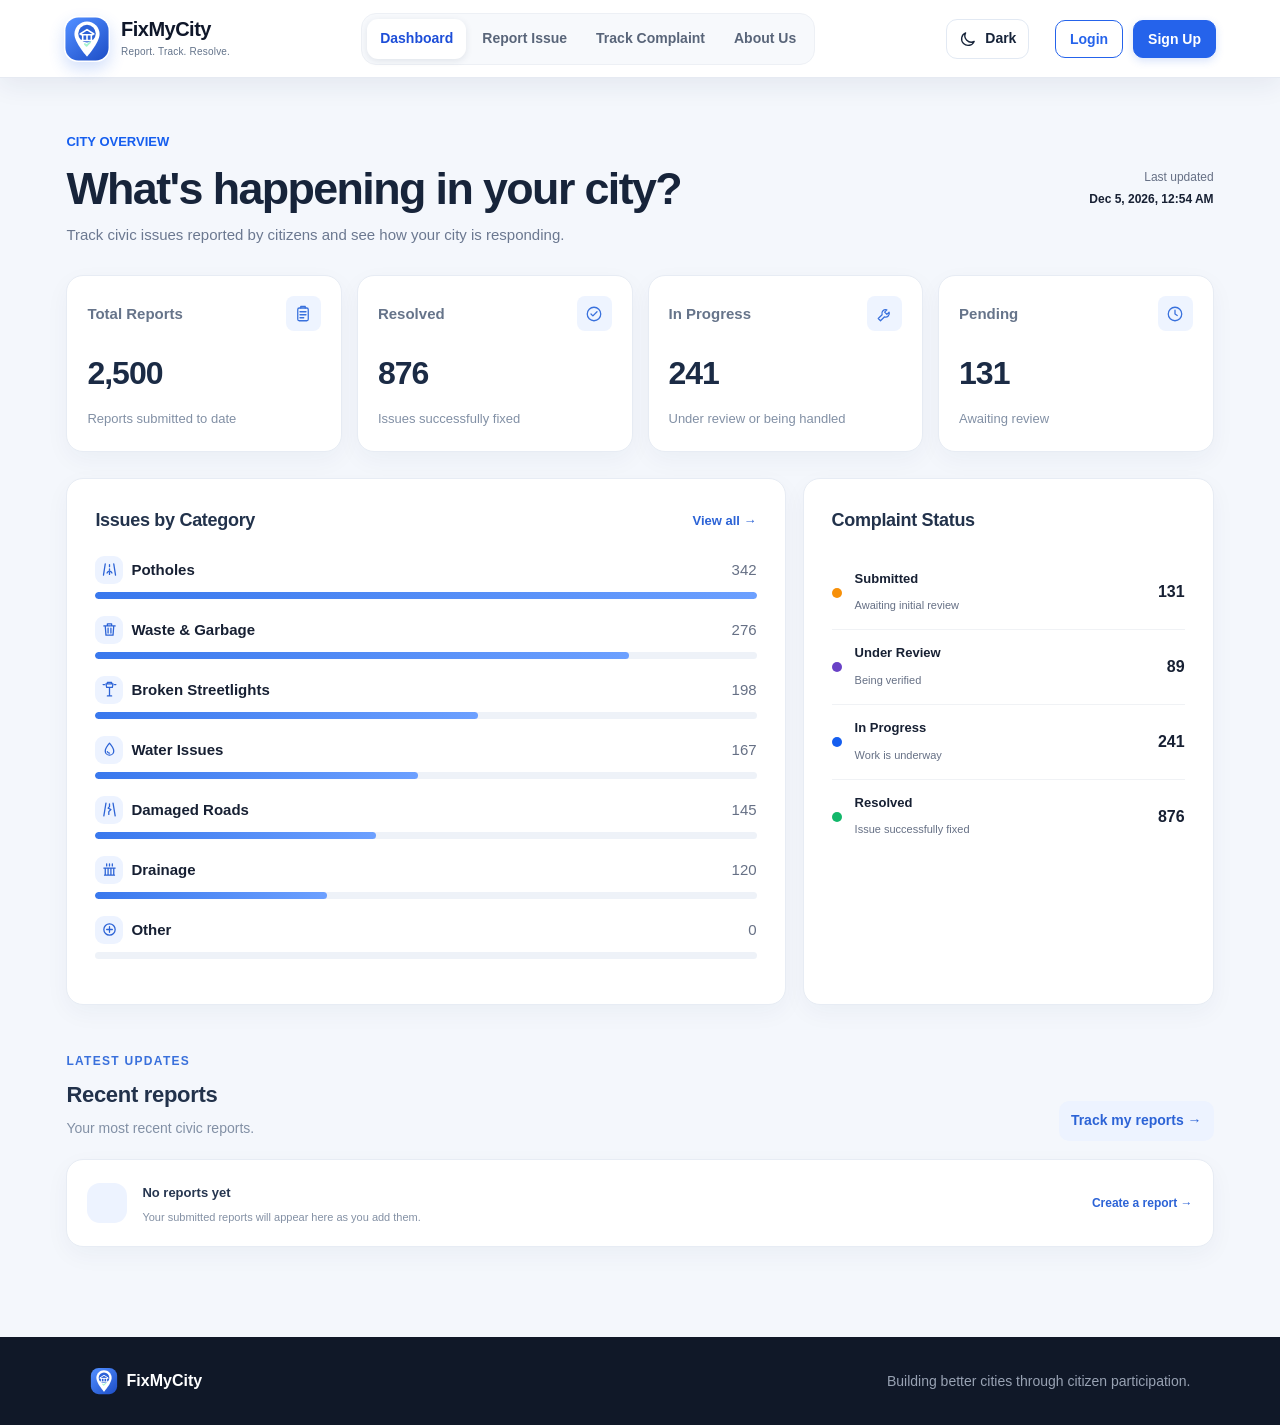
<file: pages/track.html>
<!DOCTYPE html>
<html lang="en">

<head>

    <meta charset="UTF-8">

    <meta
        name="viewport"
        content="width=device-width, initial-scale=1.0"
    >

    <title>FixMyCity | Track Complaints</title>
<link
        rel="stylesheet"
        href="../css/track.css"
    >
    <link
        rel="stylesheet"
        href="../css/dashboard.css"
    >
    <link rel="stylesheet" href="../css/auth.css">
    <link rel="stylesheet" href="../css/theme.css">
    <script src="../js/theme.js"></script>
    <link rel="icon" href="../assets/fixmycity-mark.svg" type="image/svg+xml">

</head>


<body>
    <div id="authModal" class="auth-modal">

        <div class="auth-box">

            <button
                id="closeAuth"
                class="close-auth"
            >
                ×
            </button>


            <div class="auth-logo"><img src="../assets/fixmycity-mark.svg" alt="" aria-hidden="true">FixMyCity</div>


            <!-- LOGIN -->

            <div id="loginSection">

                <h2>Welcome Back</h2>

                <p>Login to your FixMyCity account</p>

                <form id="loginForm">

                    <input
                        type="email"
                        id="loginEmail"
                        placeholder="Email"
                        required
                    >

                    <input
                        type="password"
                        id="loginPassword"
                        placeholder="Password"
                        required
                    >

                    <button type="submit">
                        Login
                    </button>

                </form>

                <div class="auth-switch">

                    Don't have an account?

                    <button id="showSignup">
                        Sign Up
                    </button>

                </div>

            </div>


            <!-- SIGN UP -->

            <div id="signupSection">

                <h2>Create Account</h2>

                <p>Join FixMyCity today</p>

                <form id="signupForm">

                    <input
                        type="text"
                        id="signupName"
                        placeholder="Full Name"
                        required
                    >

                    <input
                        type="email"
                        id="signupEmail"
                        placeholder="Email"
                        required
                    >

                    <input
                        type="password"
                        id="signupPassword"
                        placeholder="Password"
                        required
                    >

                    <button type="submit">
                        Create Account
                    </button>

                </form>

                <div class="auth-switch">

                    Already have an account?

                    <button id="showLogin">
                        Login
                    </button>

                </div>

            </div>

        </div>

    </div>

    <!-- ================= NAVBAR ================= -->

    <header class="navbar">

    <!-- LOGO -->
    <a class="logo logo-link" href="dashboard.html" aria-label="FixMyCity home">

        <img class="logo-icon brand-mark" src="../assets/fixmycity-mark.svg" alt="" aria-hidden="true">

        <div class="logo-text">
            <h2>FixMyCity</h2>
            <span>Report. Track. Resolve.</span>
        </div>

    </a>


    <!-- MAIN NAVIGATION -->
    <nav class="main-nav">

        <a href="dashboard.html" >
            Dashboard
        </a>

        <a href="report.html" id="reportIssueNav">
            Report Issue
        </a>

        <a href="track.html" id="trackComplaintNav" class="active">
            Track Complaint
        </a>

        <a href="about.html" id="aboutNav">
            About Us
        </a>

    </nav>


    <!-- AUTH AREA -->
    <div class="auth-actions">

        <!-- Logged out -->

        <button
            id="loginBtn"
            class="login-btn"
        >
            Login
        </button>

        <button
            id="signupBtn"
            class="signup-btn"
        >
            Sign Up
        </button>


        <!-- Logged in -->

        <span
            id="userName"
            class="user-name"
            style="display: none;"
        ></span>


        <a
            href="admin.html"
            id="adminPanelLink"
            class="role-link"
            style="display: none;"
        >
            Admin Panel
        </a>


        <a
            href="worker.html"
            id="workerPanelLink"
            class="role-link"
            style="display: none;"
        >
            Worker Panel
        </a>


        <button
            id="logoutBtn"
            class="logout-btn"
            style="display: none;"
        >
            Logout
        </button>

    </div>

</header>

    <!-- ================= HERO ================= -->
    <main class="track-page">

    <section class="track-header">

        <h1>
            Track Your Complaints
        </h1>

        <p>
            View the current status of your reported issues.
        </p>

    </section>


    <section
        id="complaintsContainer"
        class="track-container"
    >

        <p class="empty-message">
            Loading your complaints...
        </p>

    </section>

</main>



   

    <!-- ================= FOOTER ================= -->

    <footer id="about">

        <strong class="site-footer-brand"><img src="../assets/fixmycity-mark.svg" alt="" aria-hidden="true">FixMyCity</strong>

        <p>
            Building better cities through citizen participation.
        </p>

    </footer>


    <!-- ================= JAVASCRIPT ================= -->


    <script src="../js/helpers/database.js"></script>
    <script src="../js/auth.js"></script>
    <script src="../js/track.js"></script>

</body>

</html>
</file>
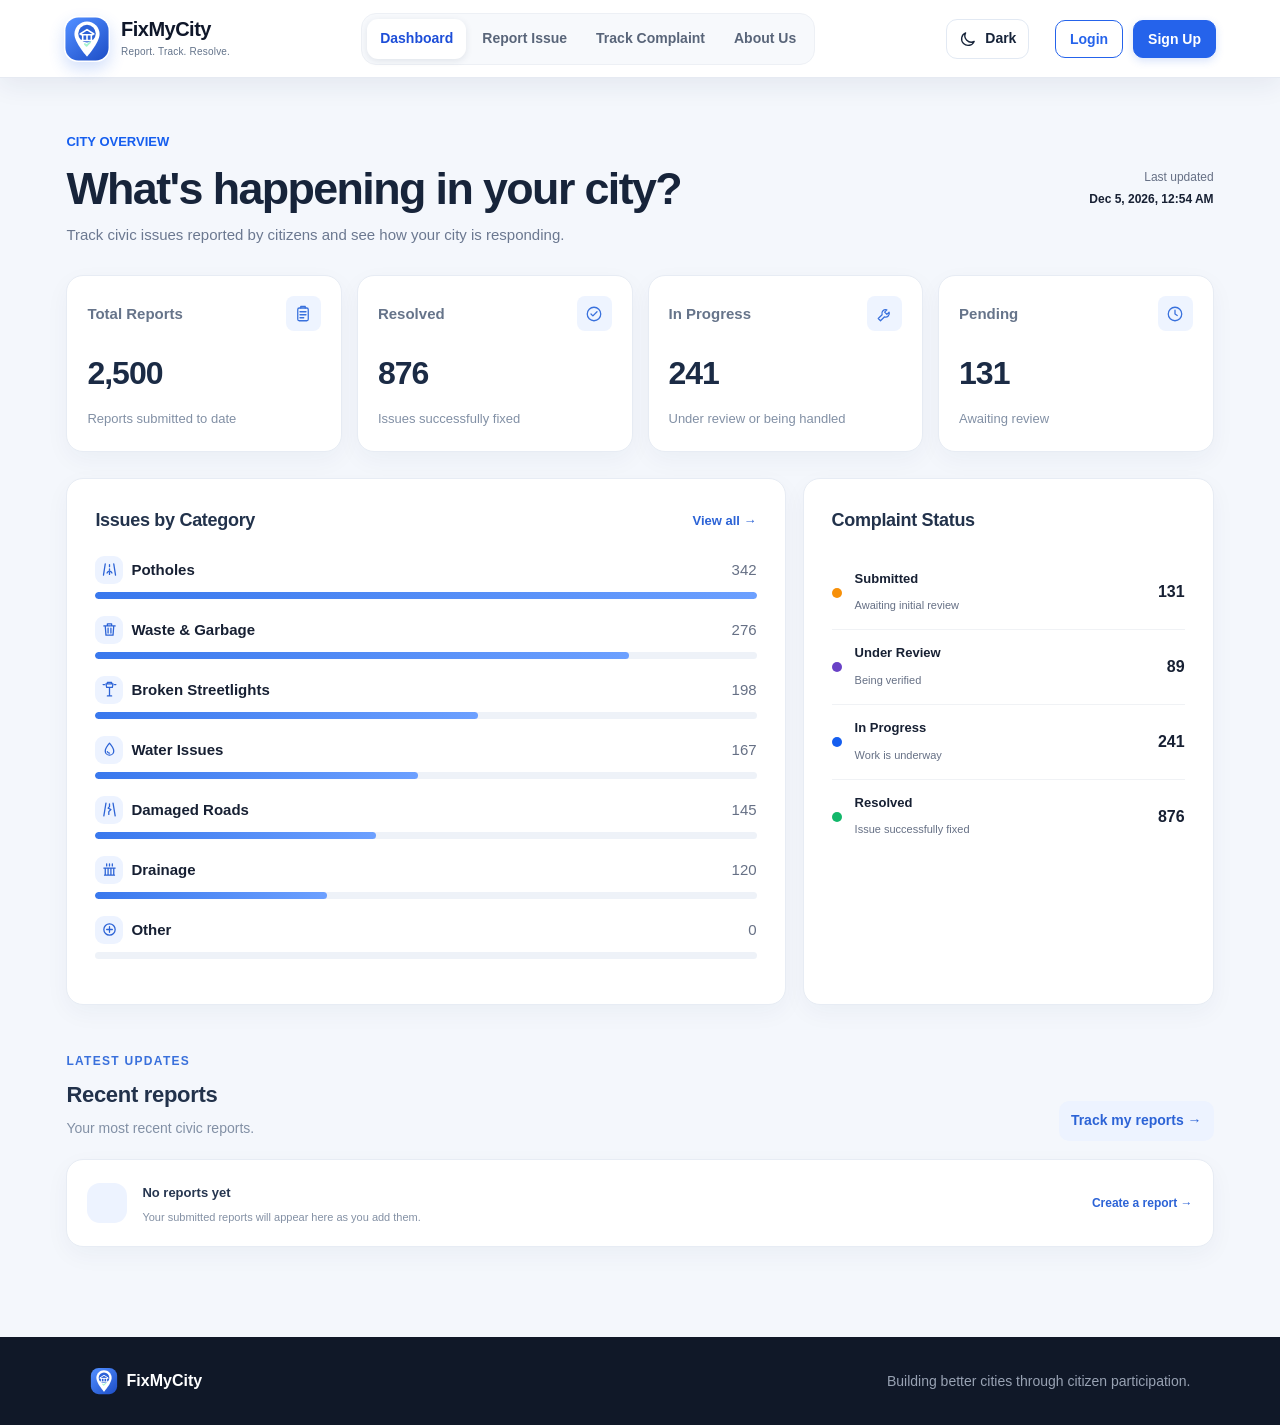
<file: pages/worker.html>
<!DOCTYPE html>
<html lang="en">

<head>

    <meta charset="UTF-8">

    <meta
        name="viewport"
        content="width=device-width, initial-scale=1.0"
    >

    <title>Worker Panel | FixMyCity</title>

    <link
        rel="stylesheet"
        href="../css/worker.css"
    >
    <link rel="stylesheet" href="../css/theme.css">
    <link rel="stylesheet" href="../css/image-preview.css">
    <script src="../js/theme.js"></script>
    <link rel="icon" href="../assets/fixmycity-mark.svg" type="image/svg+xml">

</head>


<body>


    <!-- ================================= -->
    <!-- NAVBAR -->
    <!-- ================================= -->

    <header class="worker-navbar">

        <div class="worker-logo">

            <img class="logo-icon brand-mark" src="../assets/fixmycity-mark.svg" alt="" aria-hidden="true">

            <div>

                <h2>
                    FixMyCity
                </h2>

                <span>
                    Worker Panel
                </span>

            </div>

        </div>


        <nav class="worker-nav">

            <a href="dashboard.html">
                Dashboard
            </a>

            <a href="about.html">
                About Us
            </a>

            <a href="profile.html">
                My Profile
            </a>

            <button id="workerLogout" class="logout-btn" type="button">
                Logout
            </button>

        </nav>

    </header>



    <!-- ================================= -->
    <!-- MAIN -->
    <!-- ================================= -->

    <main class="worker-page">

    <!-- HEADER -->
    <section class="worker-header">

        <div>
            <span class="page-label">
                WORKER PANEL
            </span>

            <h1>
                Welcome, <span id="workerName">Worker</span>
            </h1>

            <p>
                Manage and resolve the civic issues assigned to you.
            </p>
        </div>

    </section>


    <!-- STATS -->
    <section class="worker-stats">

        <div class="stat-card">

            <span class="stat-label">
                Assigned
            </span>

            <strong id="assignedCount">
                0
            </strong>

        </div>


        <div class="stat-card">

            <span class="stat-label">
                Under Review
            </span>

            <strong id="reviewCount">
                0
            </strong>

        </div>


        <div class="stat-card">

            <span class="stat-label">
                In Progress
            </span>

            <strong id="progressCount">
                0
            </strong>

        </div>


        <div class="stat-card">

            <span class="stat-label">
                Resolved
            </span>

            <strong id="resolvedCount">
                0
            </strong>

        </div>

    </section>


    <!-- COMPLAINTS -->
    <section class="assigned-section">

        <div class="section-header">

            <div>

                <h2>
                    Assigned Complaints
                </h2>

                <p>
                    Complaints assigned to you by the administrator.
                </p>

            </div>

            <button
                id="refreshComplaintsBtn"
                class="refresh-btn"
            >
                Refresh
            </button>

        </div>


        <div class="complaint-status-filters" role="group" aria-label="Filter complaints by status">
            <button class="complaint-status-filter is-active" type="button" data-status-filter="all" aria-pressed="true">
                All <span class="filter-count" data-status-count="all">0</span>
            </button>
            <button class="complaint-status-filter" type="button" data-status-filter="pending" aria-pressed="false">
                Pending <span class="filter-count" data-status-count="pending">0</span>
            </button>
            <button class="complaint-status-filter" type="button" data-status-filter="resolved" aria-pressed="false">
                Resolved <span class="filter-count" data-status-count="resolved">0</span>
            </button>
        </div>

        <div
            id="complaintsContainer"
            class="complaints-container"
        >

            <p class="empty-message">
                Loading complaints...
            </p>

        </div>

    </section>

</main>


    <script src="../js/helpers/database.js"></script>

    <script src="../js/worker.js"></script>
    <script src="../js/helpers/image-preview.js"></script>

</body>

</html>
</file>
<file: css/loading.css>
* {
    margin: 0;
    padding: 0;
    box-sizing: border-box;
}

body {
    min-height: 100vh;
    display: flex;
    justify-content: center;
    align-items: center;

    background: #f8fafc;
    font-family: Arial, sans-serif;
}

.loader-container {
    text-align: center;
    animation: fadeIn 0.6s ease;
}

.loader-logo {
    display: flex;
    align-items: center;
    justify-content: center;
    gap: 13px;
    font-size: 42px;
    font-weight: 700;
    color: #1e293b;
    margin-bottom: 25px;
}

.loader-logo span {
    color: #2563eb;
}

.loader-spinner {
    width: 45px;
    height: 45px;

    margin: 0 auto 20px;

    border: 4px solid #e2e8f0;
    border-top: 4px solid #2563eb;

    border-radius: 50%;

    animation: spin 0.8s ease-in-out infinite;
}

.loader-container p {
    color: #64748b;
    font-size: 15px;
}

@keyframes spin {
    from {
        transform: rotate(0deg);
    }

    to {
        transform: rotate(360deg);
    }
}

@keyframes fadeIn {
    from {
        opacity: 0;
        transform: translateY(10px);
    }

    to {
        opacity: 1;
        transform: translateY(0);
    }
}

.loader-logo img { width: 52px; height: 52px; border-radius: 16px; }
</file>
<file: css/dashboard.css>
/* =========================================
   RESET
========================================= */

* {
    margin: 0;
    padding: 0;
    box-sizing: border-box;
}


html {
    scroll-behavior: smooth;
}


body {

    font-family:
        Arial,
        Helvetica,
        sans-serif;

    background: #f5f7fb;

    color: #172033;
}


/* =========================================
   NAVBAR
========================================= */
/* =========================================
   FIXMYCITY - MODERN NAVBAR
   ========================================= */

.navbar {
    width: 100%;
    min-height: 82px;

    padding: 0 6%;

    display: flex;
    align-items: center;

    background: #ffffff;

    border-bottom: 1px solid #e2e8f0;

    box-shadow: 0 2px 10px rgba(15, 23, 42, 0.04);

    position: relative;
    z-index: 100;

    box-sizing: border-box;
}


/* =========================================
   LOGO
   ========================================= */

.logo {
    display: flex;
    align-items: center;

    gap: 13px;

    flex-shrink: 0;
}


.logo-icon {
    width: 46px;
    height: 46px;

    display: flex;
    align-items: center;
    justify-content: center;

    border-radius: 11px;

    background: #2563eb;

    color: #ffffff;

    font-size: 23px;
    font-weight: 700;

    box-shadow:
        0 4px 10px rgba(37, 99, 235, 0.25);
}


.logo-text h2 {
    margin: 0;

    color: #0f172a;

    font-size: 21px;
    font-weight: 700;

    line-height: 1.1;
}


.logo-text span {
    display: block;

    margin-top: 4px;

    color: #64748b;

    font-size: 10px;

    letter-spacing: 0.2px;
}


/* =========================================
   MAIN NAVIGATION
   ========================================= */

.main-nav {
    height: 82px;

    display: flex;
    align-items: center;
    justify-content: center;

    gap: 36px;

    margin-left: auto;
    margin-right: auto;
}


.main-nav a {
    height: 82px;

    display: flex;
    align-items: center;

    position: relative;

    padding: 0 3px;

    color: #475569;

    text-decoration: none;

    font-size: 15px;
    font-weight: 500;

    white-space: nowrap;

    transition:
        color 0.2s ease,
        transform 0.2s ease;
}


.main-nav a:hover {
    color: #2563eb;

    transform: translateY(-1px);
}


.main-nav a.active {
    color: #2563eb;

    font-weight: 650;
}


/* Active underline */

.main-nav a.active::after {
    content: "";

    position: absolute;

    left: 0;
    right: 0;

    bottom: 0;

    height: 3px;

    background: #2563eb;

    border-radius:
        3px 3px 0 0;
}


/* =========================================
   AUTH AREA
   ========================================= */

.auth-actions {
    display: flex;

    align-items: center;

    gap: 14px;

    flex-shrink: 0;

    white-space: nowrap;
}


/* =========================================
   USER NAME
   ========================================= */

.user-name {
    color: #0f172a;

    font-size: 15px;
    font-weight: 600;

    cursor: pointer;

    white-space: nowrap;

    transition: color 0.2s ease;
}


.user-name:hover {
    color: #2563eb;
}


/* =========================================
   ROLE LINKS
   ========================================= */

.role-link {
    color: #2563eb;

    text-decoration: none;

    font-size: 14px;
    font-weight: 600;

    white-space: nowrap;

    transition: color 0.2s ease;
}


.role-link:hover {
    color: #1d4ed8;

    text-decoration: underline;
}


/* =========================================
   LOGIN
   ========================================= */

.login-btn {
    padding: 10px 17px;

    border: 1px solid #cbd5e1;

    border-radius: 8px;

    background: #ffffff;

    color: #334155;

    font-size: 14px;
    font-weight: 600;

    cursor: pointer;

    transition: all 0.2s ease;
}


.login-btn:hover {
    background: #f8fafc;

    border-color: #94a3b8;
}


/* =========================================
   SIGN UP
   ========================================= */

.signup-btn {
    padding: 10px 18px;

    border: 1px solid #2563eb;

    border-radius: 8px;

    background: #2563eb;

    color: #ffffff;

    font-size: 14px;
    font-weight: 600;

    cursor: pointer;

    box-shadow:
        0 3px 8px rgba(37, 99, 235, 0.18);

    transition: all 0.2s ease;
}


.signup-btn:hover {
    background: #1d4ed8;

    transform: translateY(-1px);

    box-shadow:
        0 5px 12px rgba(37, 99, 235, 0.25);
}


/* =========================================
   LOGOUT
   ========================================= */

.logout-btn {
    padding: 10px 17px;

    border: 1px solid #dc2626;

    border-radius: 8px;

    background: #ffffff;

    color: #dc2626;

    font-size: 14px;
    font-weight: 600;

    cursor: pointer;

    transition: all 0.2s ease;
}


.logout-btn:hover {
    background: #fef2f2;

    border-color: #b91c1c;
}


/* =========================================
   TABLET
   ========================================= */

@media (max-width: 1150px) {

    .navbar {
        padding: 0 4%;
    }

    .main-nav {
        gap: 24px;
    }

    .main-nav a {
        font-size: 14px;
    }

    .auth-actions {
        gap: 9px;
    }

}


/* =========================================
   SMALL TABLET
   ========================================= */

@media (max-width: 900px) {

    .navbar {
        min-height: 76px;
    }

    .main-nav {
        height: 76px;

        gap: 18px;
    }

    .main-nav a {
        height: 76px;

        font-size: 13px;
    }

    .logo-text span {
        display: none;
    }

    .logo-text h2 {
        font-size: 19px;
    }

}


/* =========================================
   MOBILE
   ========================================= */

@media (max-width: 700px) {

    .navbar {
        min-height: auto;

        padding: 14px 5%;

        flex-wrap: wrap;

        row-gap: 12px;
    }


    .main-nav {
        order: 3;

        width: 100%;

        height: 45px;

        margin: 0;

        justify-content: center;

        gap: 20px;
    }


    .main-nav a {
        height: 45px;

        font-size: 13px;
    }


    .main-nav a.active::after {
        height: 2px;
    }

}


/* =========================================
   SMALL MOBILE
   ========================================= */

@media (max-width: 500px) {

    .logo-icon {
        width: 40px;
        height: 40px;

        font-size: 20px;
    }


    .logo-text h2 {
        font-size: 18px;
    }


    .auth-actions {
        gap: 6px;
    }


    .user-name {
        font-size: 13px;
    }



    .main-nav {
        gap: 14px;

        overflow-x: auto;

        justify-content: flex-start;
    }


    .main-nav a {
        flex-shrink: 0;

        font-size: 12px;
    }

}

/* =========================================
   HERO
========================================= */

.hero {

    padding: 55px 7% 35px;

    display: flex;

    align-items: flex-end;

    justify-content: space-between;

    gap: 30px;
}


.section-label {

    color: #155eef;

    font-size: 13px;

    font-weight: bold;
}


.hero-text h1 {

    font-size: 40px;

    margin: 10px 0;
}


.hero-text p {

    color: #667085;

    max-width: 600px;

    line-height: 1.6;
}


.last-updated {

    display: flex;

    flex-direction: column;

    align-items: flex-end;

    color: #667085;

    font-size: 12px;
}


.last-updated strong {

    color: #172033;

    margin-top: 4px;
}


/* =========================================
   STATISTICS
========================================= */

.stats {

    padding: 0 7% 35px;

    display: grid;

    grid-template-columns:
        repeat(4, 1fr);

    gap: 18px;
}


.stat-card {

    background: #ffffff;

    border:
        1px solid #eaecf0;

    border-radius: 12px;

    padding: 23px;

    transition:
        transform 0.2s ease,
        box-shadow 0.2s ease;
}


.stat-card:hover {

    transform: translateY(-3px);

    box-shadow:
        0 8px 25px rgba(16, 24, 40, 0.07);
}


.stat-header {

    display: flex;

    align-items: center;

    justify-content: space-between;

    margin-bottom: 18px;
}


.stat-title {

    color: #667085;

    font-size: 13px;
}


.stat-icon {

    width: 35px;
    height: 35px;

    border-radius: 8px;

    background: #eef4ff;

    display: flex;

    align-items: center;

    justify-content: center;
}


.stat-value {

    display: block;

    font-size: 30px;

    margin-bottom: 7px;
}


.stat-change {

    font-size: 12px;

    color: #12b76a;
}


/* =========================================
   DASHBOARD GRID
========================================= */

.dashboard-grid {

    padding: 0 7% 60px;

    display: grid;

    grid-template-columns:
        2fr 1fr;

    gap: 20px;
}


.panel {

    background: #ffffff;

    border:
        1px solid #eaecf0;

    border-radius: 12px;

    padding: 25px;
}


.panel-header {

    display: flex;

    align-items: center;

    justify-content: space-between;

    margin-bottom: 25px;
}


.panel-header h2 {

    font-size: 18px;
}


.view-all {

    border: none;

    background: transparent;

    color: #155eef;

    cursor: pointer;

    font-size: 13px;
}


/* =========================================
   CATEGORY ITEMS
========================================= */

.issue-item {

    margin-bottom: 20px;
}


.issue-item:last-child {

    margin-bottom: 0;
}


.issue-top {

    display: flex;

    justify-content: space-between;

    align-items: center;

    margin-bottom: 8px;

    font-size: 13px;
}


.issue-name {

    font-weight: bold;
    display: inline-flex;
    align-items: center;
    gap: 8px;
}


.issue-count {

    color: #667085;
}


.progress {

    height: 8px;

    background: #edf0f5;

    border-radius: 10px;

    overflow: hidden;
}


.progress-bar {

    height: 100%;

    background: #155eef;

    border-radius: 10px;

    width: 0;

    transition:
        width 1s ease;
}


/* =========================================
   STATUS ITEMS
========================================= */

.status-item {

    display: flex;

    align-items: center;

    gap: 13px;

    padding: 13px 0;

    border-bottom:
        1px solid #f0f2f5;
}


.status-item:last-child {

    border-bottom: none;
}


.status-dot {

    width: 10px;
    height: 10px;

    border-radius: 50%;

    flex-shrink: 0;
}


.submitted {

    background: #f79009;
}


.review {

    background: #6941c6;
}


.progress-status {

    background: #155eef;
}


.resolved {

    background: #12b76a;
}


.status-info {

    flex: 1;
}


.status-info strong {

    display: block;

    font-size: 13px;

    margin-bottom: 3px;
}


.status-info span {

    color: #667085;

    font-size: 11px;
}


.status-number {

    font-weight: bold;

    font-size: 16px;
}


/* =========================================
   FOOTER
========================================= */

footer {

    background: #101828;

    color: white;

    padding: 30px 7%;

    display: flex;

    align-items: center;

    justify-content: space-between;
}


footer p {

    color: #98a2b3;

    font-size: 12px;
}


/* =========================================
   RESPONSIVE
========================================= */

@media (max-width: 900px) {

    .stats {

        grid-template-columns:
            repeat(2, 1fr);
    }


    .dashboard-grid {

        grid-template-columns: 1fr;
    }

}


@media (max-width: 550px) {

    .hero {

        display: block;
    }


    .last-updated {

        align-items: flex-start;

        margin-top: 15px;
    }


    .stats {

        grid-template-columns: 1fr;
    }


    footer {

        display: block;
    }


    footer p {

        margin-top: 10px;
    }

}

.category-mark {
    display: inline-grid;
    width: 28px;
    height: 28px;
    flex: 0 0 28px;
    place-items: center;
    border-radius: 9px;
    background: #edf3ff;
    color: #2c63d6;
    vertical-align: middle;
}

.category-mark svg {
    width: 17px;
    height: 17px;
    fill: none;
    stroke: currentColor;
    stroke-width: 1.8;
    stroke-linecap: round;
    stroke-linejoin: round;
}

.stat-icon svg { width: 18px; height: 18px; fill: none; stroke: #3971dd; stroke-width: 1.7; stroke-linecap: round; stroke-linejoin: round; }

/* Shared FixMyCity navigation polish */
.navbar {
    position: sticky;
    top: 0;
    min-height: 78px;
    gap: clamp(14px, 2vw, 30px);
    padding: 10px clamp(18px, 5vw, 76px);
    background: rgba(255, 255, 255, 0.96);
    border-bottom: 1px solid #e6eaf2;
    box-shadow: 0 8px 24px rgba(27, 45, 82, 0.07);
    backdrop-filter: blur(14px);
}

.logo {
    gap: 11px;
}

.logo-link {
    color: inherit;
    text-decoration: none;
}

.logo-icon {
    width: 44px;
    height: 44px;
    border-radius: 14px;
    background: linear-gradient(145deg, #3478f6, #2452ce);
    box-shadow: 0 7px 16px rgba(37, 99, 235, 0.24);
}

.logo-text h2 {
    font-size: 20px;
    letter-spacing: -0.5px;
}

.logo-text span {
    font-size: 10px;
}

.main-nav {
    height: auto;
    gap: 3px;
    margin: 0 auto;
    padding: 5px;
    border: 1px solid #edf0f5;
    border-radius: 15px;
    background: #f7f9fc;
}

.main-nav a {
    height: 40px;
    padding: 0 13px;
    border-radius: 11px;
    color: #596579;
    font-size: 13px;
    font-weight: 600;
}

.main-nav a:hover {
    color: #1d4ed8;
    background: #edf3ff;
    transform: none;
}

.main-nav a.active {
    color: #1d4ed8;
    background: #fff;
    box-shadow: 0 2px 7px rgba(31, 48, 81, 0.1);
}

.main-nav a.active::after {
    display: none;
}

.navbar .auth-actions {
    gap: 8px;
}

.navbar .user-name {
    padding: 9px 11px;
    border-radius: 10px;
    background: #f0f5ff;
    font-size: 13px;
}

.navbar .role-link {
    padding: 9px 10px;
    border-radius: 10px;
    background: #f0f5ff;
    font-size: 12px;
}

.navbar .login-btn,
.navbar .signup-btn,
.navbar .logout-btn {
    padding: 10px 14px;
    border-radius: 10px;
    font-size: 13px;
}

@media (max-width: 900px) {
    .navbar {
        flex-wrap: wrap;
        justify-content: space-between;
        row-gap: 10px;
    }

    .main-nav {
        order: 3;
        flex-basis: 100%;
        width: 100%;
        height: auto;
        margin: 0;
        justify-content: flex-start;
        overflow-x: auto;
    }

    .main-nav a {
        height: 40px;
        flex-shrink: 0;
    }
}

@media (max-width: 560px) {
    .navbar {
        padding: 11px 14px;
    }

    .logo-icon {
        width: 39px;
        height: 39px;
        border-radius: 12px;
        font-size: 20px;
    }

    .logo-text h2 {
        font-size: 17px;
    }

    .logo-text span {
        display: none;
    }

    .navbar .auth-actions {
        gap: 5px;
    }

    .navbar .login-btn,
    .navbar .signup-btn,
    .navbar .logout-btn {
        padding: 8px 10px;
        font-size: 12px;
    }

    .navbar .user-name {
        max-width: 100px;
        overflow: hidden;
        text-overflow: ellipsis;
    }

    .main-nav {
        gap: 2px;
        justify-content: flex-start;
    }

    .main-nav a {
        padding: 0 10px;
        font-size: 12px;
    }
}

/* Page frame: keep short-page footers at the bottom. */
html,
body {
    min-height: 100%;
}

body {
    min-height: 100vh;
    min-height: 100dvh;
    display: flex;
    flex-direction: column;
    background: #f4f7fc;
}

body > main {
    width: 100%;
    flex: 1 0 auto;
}

body > footer {
    width: 100%;
    flex-shrink: 0;
    margin-top: auto;
}

.dashboard-main {
    max-width: 1480px;
    margin: 0 auto;
    padding-bottom: 18px;
}

.dashboard-main .hero {
    align-items: center;
    padding: clamp(34px, 4vw, 58px) clamp(20px, 5vw, 72px) 28px;
}

.dashboard-main .hero-text h1 {
    max-width: 720px;
    color: #17243a;
    font-size: clamp(34px, 3.5vw, 48px);
    letter-spacing: -1.6px;
    line-height: 1.1;
}

.dashboard-main .hero-text p {
    color: #6b7890;
    font-size: 14px;
}

.dashboard-main .stats,
.dashboard-main .dashboard-grid,
.recent-section {
    padding-right: clamp(20px, 5vw, 72px);
    padding-left: clamp(20px, 5vw, 72px);
}

.dashboard-main .stats {
    padding-bottom: 26px;
    gap: 15px;
}

.dashboard-main .stat-card,
.dashboard-main .panel,
.recent-card,
.recent-empty-card {
    border: 1px solid #e7ecf4;
    border-radius: 17px;
    background: #fff;
    box-shadow: 0 8px 24px rgba(31, 51, 85, 0.045);
}

.dashboard-main .stat-card {
    min-height: 150px;
    padding: 20px;
}

.dashboard-main .stat-title {
    color: #66748a;
    font-weight: 600;
}

.dashboard-main .stat-value {
    color: #1b2b45;
    font-size: 32px;
    letter-spacing: -1px;
}

.dashboard-main .stat-change {
    color: #8290a5;
    font-size: 11px;
}

.dashboard-main .dashboard-grid {
    grid-template-columns: minmax(0, 1.3fr) minmax(290px, 0.8fr);
    gap: 17px;
    padding-bottom: 43px;
}

.dashboard-main .panel {
    padding: clamp(19px, 2.3vw, 28px);
}

.dashboard-main .panel-header {
    margin-bottom: 21px;
}

.dashboard-main .panel-header h2,
.recent-heading h2 {
    color: #22324b;
    font-size: 18px;
    letter-spacing: -0.3px;
}

.dashboard-main .view-all,
.recent-link {
    color: #2c63d6;
    font-weight: 700;
    text-decoration: none;
}

.dashboard-main .issue-item {
    margin-bottom: 17px;
}

.dashboard-main .progress {
    height: 7px;
    background: #eef2f8;
}

.dashboard-main .progress-bar {
    background: linear-gradient(90deg, #3978ed, #6ca0ff);
}

.recent-section {
    padding-top: 0;
    padding-bottom: clamp(42px, 6vw, 72px);
}

.recent-heading {
    display: flex;
    align-items: flex-end;
    justify-content: space-between;
    gap: 20px;
    margin-bottom: 18px;
}

.recent-heading .section-label {
    color: #3970dc;
    font-size: 10px;
    letter-spacing: 1.3px;
}

.recent-heading h2 {
    margin-top: 6px;
    font-size: 22px;
}

.recent-heading p {
    margin-top: 5px;
    color: #8290a5;
    font-size: 12px;
}

.recent-link {
    flex-shrink: 0;
    padding: 9px 12px;
    border-radius: 10px;
    background: #edf3ff;
    font-size: 12px;
    transition: background 0.2s ease, transform 0.2s ease;
}

.recent-link:hover {
    transform: translateY(-1px);
    background: #e2ecff;
}

.recent-grid {
    display: grid;
    grid-template-columns: repeat(3, minmax(0, 1fr));
    gap: 14px;
}

.recent-card {
    min-width: 0;
    padding: 18px;
    transition: transform 0.2s ease, box-shadow 0.2s ease;
}

.recent-card:hover {
    transform: translateY(-3px);
    box-shadow: 0 13px 28px rgba(31, 51, 85, 0.09);
}

.recent-card-top {
    display: flex;
    align-items: center;
    justify-content: space-between;
    gap: 8px;
}

.recent-category,
.recent-status {
    display: inline-flex;
    max-width: 64%;
    align-items: center;
    padding: 6px 9px;
    border-radius: 99px;
    font-size: 10px;
    font-weight: 700;
}

.recent-category {
    overflow: hidden;
    color: #4d5e78;
    background: #f0f3f8;
    text-overflow: ellipsis;
    white-space: nowrap;
}

.recent-status { max-width: 45%; }
.recent-status.submitted { color: #a15b00; background: #fff3d9; }
.recent-status.review { color: #6042ae; background: #f0eaff; }
.recent-status.in-progress { color: #245dc4; background: #e8f0ff; }
.recent-status.resolved { color: #16845e; background: #e2f7ed; }

.recent-card h3 {
    margin: 15px 0 7px;
    overflow-wrap: anywhere;
    color: #253650;
    font-size: 15px;
    line-height: 1.4;
}

.recent-location {
    display: -webkit-box;
    min-height: 34px;
    overflow: hidden;
    color: #78869a;
    font-size: 11px;
    line-height: 1.55;
    overflow-wrap: anywhere;
    -webkit-box-orient: vertical;
    line-clamp: 2;
    -webkit-line-clamp: 2;
}

.recent-date {
    display: block;
    margin-top: 13px;
    color: #9aa5b5;
    font-size: 10px;
}

.recent-empty-card {
    grid-column: 1 / -1;
    display: flex;
    align-items: center;
    gap: 15px;
    padding: 20px;
}

.recent-empty-icon {
    display: grid;
    width: 40px;
    height: 40px;
    flex: 0 0 40px;
    place-items: center;
    border-radius: 13px;
    background: #edf3ff;
    color: #3970dc;
    font-size: 20px;
}

.recent-empty-card strong { color: #263650; font-size: 13px; }
.recent-empty-card p { margin-top: 4px; color: #8390a4; font-size: 11px; }
.recent-empty-card a { margin-left: auto; color: #2c63d6; font-size: 12px; font-weight: 700; text-decoration: none; white-space: nowrap; }

@media (min-width: 1024px) and (orientation: landscape) {
    .dashboard-main .stats { grid-template-columns: repeat(4, minmax(0, 1fr)); }
    .dashboard-main .dashboard-grid {
        grid-template-columns: minmax(0, 1.4fr) minmax(320px, 0.8fr);
    }
    .recent-grid { grid-template-columns: repeat(3, minmax(0, 1fr)); }
}

@media (min-width: 900px) and (orientation: portrait) {
    .dashboard-main .stats { grid-template-columns: repeat(2, minmax(0, 1fr)); }
    .dashboard-main .dashboard-grid { grid-template-columns: 1fr; }
    .recent-grid { grid-template-columns: repeat(2, minmax(0, 1fr)); }
}

@media (max-width: 900px) {
    .dashboard-main .dashboard-grid { grid-template-columns: 1fr; }
    .recent-grid { grid-template-columns: repeat(2, minmax(0, 1fr)); }
}

@media (max-width: 620px) {
    .dashboard-main .hero { display: block; padding-top: 34px; }
    .dashboard-main .hero-text h1 { font-size: clamp(30px, 9vw, 40px); }
    .dashboard-main .last-updated { align-items: flex-start; margin-top: 17px; }
    .dashboard-main .stats { grid-template-columns: repeat(2, minmax(0, 1fr)); gap: 10px; }
    .dashboard-main .stat-card { min-height: 132px; padding: 15px; }
    .dashboard-main .stat-header { margin-bottom: 13px; }
    .dashboard-main .stat-value { font-size: 27px; }
    .dashboard-main .stat-icon { width: 30px; height: 30px; }
    .dashboard-main .dashboard-grid { padding-bottom: 34px; }
    .recent-grid { grid-template-columns: 1fr; }
    .recent-heading { align-items: flex-start; flex-direction: column; }
    .recent-empty-card { align-items: flex-start; flex-wrap: wrap; }
    .recent-empty-card a { margin-left: 55px; }
    body > footer:not(.about-footer) { padding: 23px 20px; }
}

@media (max-width: 380px) {
    .dashboard-main .stats { grid-template-columns: 1fr; }
}
</file>
<file: css/auth.css>
/* ========================= */
/* AUTH BUTTONS */
/* ========================= */

.auth-actions {
    display: flex;
    align-items: center;
    gap: 10px;
}

.login-btn,
.signup-btn,
.logout-btn {
    padding: 9px 16px;

    border-radius: 7px;

    font-size: 14px;
    font-weight: 600;

    cursor: pointer;

    transition: 0.2s ease;
}

.login-btn {
    color: #2563eb;
    background: white;

    border: 1px solid #2563eb;
}

.login-btn:hover {
    background: #eff6ff;
}

.signup-btn {
    color: white;
    background: #2563eb;

    border: 1px solid #2563eb;
}

.signup-btn:hover {
    background: #1d4ed8;
}

.logout-btn {
    color: #dc2626;
    background: white;

    border: 1px solid #dc2626;
}

.logout-btn:hover {
    background: #fef2f2;
}

.user-name {
    color: #334155;

    font-size: 14px;
    font-weight: 600;
}


/* ========================= */
/* AUTH MODAL */
/* ========================= */

.auth-modal {
    position: fixed;

    inset: 0;

    display: none;

    justify-content: center;
    align-items: center;

    background: rgba(15, 23, 42, 0.55);

    z-index: 1000;
}

.auth-modal.active {
    display: flex;
}


/* ========================= */
/* AUTH BOX */
/* ========================= */

.auth-box {
    position: relative;

    width: 90%;
    max-width: 400px;

    padding: 35px;

    background: white;

    border-radius: 16px;

    box-shadow: 0 20px 50px rgba(0, 0, 0, 0.2);

    animation: authAppear 0.25s ease;
}

@keyframes authAppear {

    from {
        opacity: 0;
        transform: translateY(-20px) scale(0.96);
    }

    to {
        opacity: 1;
        transform: translateY(0) scale(1);
    }

}


/* ========================= */
/* CLOSE BUTTON */
/* ========================= */

.close-auth {
    position: absolute;

    top: 12px;
    right: 15px;

    border: none;

    background: none;

    font-size: 28px;

    color: #64748b;

    cursor: pointer;
}

.close-auth:hover {
    color: #1e293b;
}


/* ========================= */
/* AUTH LOGO */
/* ========================= */

.auth-logo {
    text-align: center;

    font-size: 28px;
    font-weight: 700;

    color: #1e293b;

    margin-bottom: 25px;
}

.auth-logo span {
    color: #2563eb;
}


/* ========================= */
/* AUTH HEADINGS */
/* ========================= */

.auth-box h2 {
    text-align: center;

    color: #1e293b;

    margin-bottom: 7px;
}

.auth-box p {
    text-align: center;

    color: #64748b;

    font-size: 14px;

    margin-bottom: 22px;
}


/* ========================= */
/* FORM */
/* ========================= */

.auth-box form {
    display: flex;

    flex-direction: column;

    gap: 14px;
}

.auth-box input {
    width: 100%;

    padding: 12px 14px;

    border: 1px solid #cbd5e1;

    border-radius: 8px;

    font-size: 14px;

    outline: none;
}

.auth-box input:focus {
    border-color: #2563eb;

    box-shadow:
        0 0 0 3px
        rgba(37, 99, 235, 0.1);
}

.auth-box form button {
    padding: 12px;

    border: none;

    border-radius: 8px;

    background: #2563eb;

    color: white;

    font-size: 15px;

    font-weight: 600;

    cursor: pointer;
}

.auth-box form button:hover {
    background: #1d4ed8;
}


/* ========================= */
/* SWITCH LOGIN / SIGNUP */
/* ========================= */

.auth-switch {
    margin-top: 20px;

    text-align: center;

    color: #64748b;

    font-size: 13px;
}

.auth-switch button {
    border: none;

    background: none;

    color: #2563eb;

    font-weight: 600;

    cursor: pointer;
}
</file>
<file: css/about.css>
body {
    background: #fbfcff;
    color: #18243a;
}

.logo-link {
    color: inherit;
    text-decoration: none;
}

.about-hero,
.about-intro,
.about-values,
.about-process,
.about-cta,
.about-footer {
    width: min(1160px, calc(100% - 48px));
    margin-right: auto;
    margin-left: auto;
}

.about-hero {
    min-height: 540px;
    display: grid;
    grid-template-columns: 1.02fr 0.98fr;
    align-items: center;
    gap: 42px;
    padding-top: 62px;
    padding-bottom: 68px;
}

.about-hero-copy {
    position: relative;
    z-index: 1;
}

.about-eyebrow,
.section-kicker {
    display: inline-flex;
    align-items: center;
    gap: 9px;
    color: #526784;
    font-size: 11px;
    font-weight: 800;
    letter-spacing: 1.5px;
    text-transform: uppercase;
}

.about-eyebrow {
    padding: 9px 13px;
    border: 1px solid #dce7fc;
    border-radius: 99px;
    background: #f3f7ff;
    letter-spacing: 0.5px;
    text-transform: none;
}

.about-eyebrow > span {
    width: 8px;
    height: 8px;
    border-radius: 50%;
    background: #30b68a;
    box-shadow: 0 0 0 4px #dff6ed;
}

.about-hero h1 {
    max-width: 600px;
    margin: 25px 0 18px;
    color: #17243a;
    font-size: clamp(42px, 5.1vw, 66px);
    font-weight: 750;
    letter-spacing: -3px;
    line-height: 1.04;
}

.about-hero h1 em {
    color: #2c65dc;
    font-style: normal;
}

.about-hero-copy > p {
    max-width: 520px;
    margin: 0;
    color: #64748b;
    font-size: 16px;
    line-height: 1.8;
}

.about-actions {
    display: flex;
    align-items: center;
    flex-wrap: wrap;
    gap: 13px;
    margin-top: 28px;
}

.about-primary,
.about-secondary,
.about-cta > a {
    display: inline-flex;
    min-height: 48px;
    align-items: center;
    justify-content: center;
    gap: 15px;
    padding: 0 19px;
    border-radius: 12px;
    font-size: 13px;
    font-weight: 700;
    text-decoration: none;
    transition: transform 0.2s ease, box-shadow 0.2s ease, background 0.2s ease;
}

.about-primary,
.about-cta > a {
    color: #fff;
    background: #2e63d6;
    box-shadow: 0 9px 18px rgba(46, 99, 214, 0.2);
}

.about-primary:hover,
.about-cta > a:hover {
    transform: translateY(-2px);
    background: #214fb9;
    box-shadow: 0 12px 22px rgba(46, 99, 214, 0.25);
}

.about-primary span,
.about-cta > a span {
    font-size: 18px;
    line-height: 1;
}

.about-secondary {
    color: #43536d;
    background: #f1f4fa;
}

.about-secondary:hover {
    transform: translateY(-2px);
    background: #e8edf6;
}

.about-note {
    display: flex;
    align-items: center;
    gap: 8px;
    margin-top: 24px;
    color: #8793a7;
    font-size: 12px;
}

.about-note span {
    color: #f1a847;
    font-size: 17px;
}

/* A small CSS illustration keeps the page self-contained. */
.about-art {
    position: relative;
    min-height: 410px;
    overflow: hidden;
    border: 1px solid rgba(208, 222, 248, 0.9);
    border-radius: 32px;
    background: linear-gradient(155deg, #edf5ff 0%, #e5f1ff 48%, #e9f8f3 100%);
    box-shadow: 0 24px 54px rgba(62, 99, 160, 0.13);
}

.art-sun {
    position: absolute;
    top: 45px;
    right: 62px;
    width: 76px;
    height: 76px;
    border-radius: 50%;
    background: #ffdfa3;
    box-shadow: 0 0 0 15px rgba(255, 236, 198, 0.45);
}

.art-cloud {
    position: absolute;
    height: 12px;
    border-radius: 99px;
    background: rgba(255, 255, 255, 0.85);
}

.art-cloud::before,
.art-cloud::after {
    position: absolute;
    bottom: 3px;
    width: 23px;
    height: 23px;
    border-radius: 50%;
    background: inherit;
    content: "";
}

.art-cloud::before { left: 11px; }
.art-cloud::after { left: 28px; width: 17px; height: 17px; }
.cloud-one { top: 88px; left: 70px; width: 58px; }
.cloud-two { top: 152px; right: 68px; width: 44px; opacity: 0.72; transform: scale(0.8); }

.art-hill {
    position: absolute;
    right: -10%;
    bottom: 45px;
    left: -10%;
    height: 150px;
    border-radius: 50% 50% 0 0 / 32% 32% 0 0;
}

.hill-back {
    bottom: 63px;
    background: #c8e8dc;
    transform: rotate(-7deg);
}

.hill-front {
    background: #a9d9c8;
    transform: rotate(5deg) translateY(28px);
}

.art-building {
    position: absolute;
    z-index: 2;
    bottom: 111px;
    display: grid;
    grid-template-columns: repeat(2, 12px);
    justify-content: center;
    gap: 11px;
    padding: 17px 12px 15px;
    border: 3px solid #fff;
    border-bottom: 0;
    border-radius: 12px 12px 0 0;
    background: #6f93ce;
    box-shadow: 0 10px 20px rgba(44, 77, 130, 0.13);
}

.art-building i {
    width: 11px;
    height: 13px;
    border-radius: 3px;
    background: #dceaff;
}

.building-one { left: 16%; height: 104px; }
.building-two { left: 41%; height: 144px; background: #739cba; }
.building-three { right: 14%; height: 91px; background: #8c9cc8; }

.art-road {
    position: absolute;
    z-index: 3;
    right: -5%;
    bottom: 0;
    left: -5%;
    height: 47px;
    background: #6e829d;
    transform: rotate(-3deg);
}

.art-road::after {
    position: absolute;
    top: 22px;
    left: 0;
    width: 100%;
    border-top: 3px dashed rgba(255, 255, 255, 0.8);
    content: "";
}

.art-pin {
    position: absolute;
    z-index: 4;
    top: 140px;
    left: 49%;
    display: grid;
    width: 48px;
    height: 48px;
    place-items: center;
    border: 5px solid #fff;
    border-radius: 50% 50% 50% 8px;
    background: #2fbd8b;
    box-shadow: 0 8px 18px rgba(33, 126, 97, 0.25);
    color: #fff;
    font-size: 18px;
    transform: rotate(-45deg);
}

.art-pin span { transform: rotate(45deg); }

.art-card {
    position: absolute;
    z-index: 5;
    top: 45px;
    left: 26px;
    display: flex;
    align-items: center;
    gap: 11px;
    padding: 12px 15px;
    border: 1px solid rgba(232, 238, 248, 0.9);
    border-radius: 14px;
    background: rgba(255, 255, 255, 0.94);
    box-shadow: 0 10px 25px rgba(44, 70, 115, 0.12);
}

.art-card-icon {
    display: grid;
    width: 33px;
    height: 33px;
    place-items: center;
    border-radius: 10px;
    background: #e3f8ef;
    color: #20a878;
    font-weight: 800;
}

.art-card strong,
.art-card small { display: block; }
.art-card strong { color: #293750; font-size: 11px; }
.art-card small { margin-top: 3px; color: #8a96a8; font-size: 10px; }

.art-label {
    position: absolute;
    z-index: 5;
    right: 19px;
    bottom: 60px;
    padding: 9px 12px;
    border: 1px solid rgba(255, 255, 255, 0.7);
    border-radius: 99px;
    background: rgba(255, 255, 255, 0.76);
    color: #466451;
    font-size: 10px;
    font-weight: 700;
}

.about-intro {
    display: grid;
    grid-template-columns: 0.9fr 1.1fr;
    align-items: end;
    gap: 60px;
    padding: 51px 0 27px;
    border-top: 1px solid #e9edf4;
}

.section-kicker { color: #3970dc; }

.about-intro h2,
.process-heading h2 {
    margin: 14px 0 0;
    color: #1c2b44;
    font-size: clamp(29px, 3vw, 38px);
    letter-spacing: -1.5px;
    line-height: 1.16;
}

.about-intro > p,
.process-heading > p {
    max-width: 580px;
    margin: 0 0 4px;
    color: #718097;
    font-size: 14px;
    line-height: 1.8;
}

.about-values {
    display: grid;
    grid-template-columns: repeat(3, 1fr);
    gap: 17px;
    padding-top: 26px;
    padding-bottom: 94px;
}

.value-card {
    min-height: 205px;
    padding: 25px 25px 23px;
    border: 1px solid #e9edf4;
    border-radius: 18px;
    background: #fff;
    box-shadow: 0 7px 21px rgba(37, 56, 91, 0.035);
    transition: transform 0.2s ease, box-shadow 0.2s ease;
}

.value-card:hover {
    transform: translateY(-4px);
    box-shadow: 0 13px 28px rgba(37, 56, 91, 0.09);
}

.value-icon {
    display: grid;
    width: 39px;
    height: 39px;
    place-items: center;
    border-radius: 12px;
    font-size: 12px;
    font-weight: 800;
}

.icon-blue { color: #3266d2; background: #e9f0ff; }
.icon-mint { color: #16986c; background: #e5f8ef; }
.icon-peach { color: #c07739; background: #fff0df; }

.value-card h3,
.process-step h3 {
    margin: 19px 0 8px;
    color: #26354e;
    font-size: 16px;
}

.value-card p,
.process-step p {
    margin: 0;
    color: #78869b;
    font-size: 13px;
    line-height: 1.7;
}

.about-process {
    display: grid;
    grid-template-columns: 0.9fr 1.1fr;
    gap: 80px;
    padding: 58px 0 74px;
    border-top: 1px solid #e9edf4;
}

.process-heading h2 { max-width: 420px; }
.process-heading > p { margin-top: 16px; }

.process-steps {
    display: grid;
    gap: 14px;
}

.process-step {
    display: flex;
    align-items: flex-start;
    gap: 16px;
    padding: 18px 20px;
    border: 1px solid #e9edf4;
    border-radius: 15px;
    background: #fff;
}

.step-number {
    display: grid;
    width: 31px;
    height: 31px;
    flex: 0 0 31px;
    place-items: center;
    border-radius: 10px;
    background: #edf3ff;
    color: #3266d2;
    font-size: 12px;
    font-weight: 800;
}

.process-step h3 { margin: 1px 0 5px; }

.about-cta {
    position: relative;
    display: flex;
    align-items: center;
    justify-content: space-between;
    gap: 25px;
    margin-bottom: 55px;
    padding: 35px 42px;
    overflow: hidden;
    border-radius: 22px;
    background: linear-gradient(115deg, #203f82, #2c63ce 72%, #4483e8);
    box-shadow: 0 18px 36px rgba(40, 79, 157, 0.2);
    color: #fff;
}

.about-cta::after {
    position: absolute;
    top: -90px;
    right: 18%;
    width: 240px;
    height: 240px;
    border: 1px solid rgba(255, 255, 255, 0.12);
    border-radius: 50%;
    box-shadow: 0 0 0 28px rgba(255, 255, 255, 0.035), 0 0 0 58px rgba(255, 255, 255, 0.025);
    content: "";
}

.cta-sparkle {
    position: absolute;
    top: 29px;
    right: 34%;
    color: rgba(255, 255, 255, 0.34);
    font-size: 48px;
}

.about-cta > div:nth-child(2) { position: relative; z-index: 1; }
.about-cta > div > span { color: #bbd1ff; font-size: 10px; font-weight: 800; letter-spacing: 1.5px; }
.about-cta h2 { margin: 9px 0 6px; font-size: clamp(22px, 2.5vw, 29px); letter-spacing: -0.7px; }
.about-cta p { margin: 0; color: #d4e1ff; font-size: 13px; }
.about-cta > a { position: relative; z-index: 1; flex-shrink: 0; color: #244b9a; background: #fff; box-shadow: none; }
.about-cta > a:hover { background: #f0f5ff; }

.about-footer {
    display: flex;
    align-items: center;
    justify-content: space-between;
    gap: 20px;
    padding: 24px 0 30px;
    border-top: 1px solid #e9edf4;
}

.footer-brand {
    color: #26354e;
    font-size: 14px;
    font-weight: 800;
    text-decoration: none;
}

.footer-brand span {
    display: inline-grid;
    width: 25px;
    height: 25px;
    margin-right: 5px;
    place-items: center;
    border-radius: 8px;
    background: #2c63d6;
    color: white;
}

.about-footer p,
.footer-copy { margin: 0; color: #8793a7; font-size: 11px; }

@media (max-width: 900px) {
    .about-hero { min-height: auto; grid-template-columns: 1fr 0.9fr; gap: 24px; padding-top: 48px; }
    .about-art { min-height: 360px; }
    .about-process { gap: 35px; }
}

@media (max-width: 680px) {
    .about-hero,
    .about-intro,
    .about-values,
    .about-process,
    .about-cta,
    .about-footer { width: calc(100% - 32px); max-width: 520px; }

    .about-hero { grid-template-columns: 1fr; gap: 34px; padding-top: 43px; padding-bottom: 52px; }
    .about-hero h1 { max-width: 520px; font-size: clamp(42px, 10vw, 58px); letter-spacing: -2.4px; }
    .about-hero-copy > p { font-size: 14px; }
    .about-art { min-height: 330px; border-radius: 25px; }
    .about-intro { grid-template-columns: 1fr; gap: 16px; padding-top: 39px; }
    .about-values { grid-template-columns: 1fr; gap: 12px; padding-bottom: 60px; }
    .value-card { min-height: 0; }
    .value-card h3 { margin-top: 14px; }
    .about-process { grid-template-columns: 1fr; gap: 23px; padding-top: 42px; padding-bottom: 52px; }
    .about-cta { align-items: flex-start; flex-direction: column; padding: 28px 24px; }
    .cta-sparkle { top: 16px; right: 25px; }
    .about-cta > a { min-height: 44px; }
    .about-footer { flex-wrap: wrap; }
    .about-footer p { order: 3; flex-basis: 100%; }
}

@media (max-width: 390px) {
    .about-eyebrow { font-size: 10px; }
    .about-actions { align-items: stretch; flex-direction: column; }
    .about-actions a { width: 100%; }
    .about-art { min-height: 285px; }
    .art-card { top: 25px; left: 15px; padding: 9px 11px; }
    .art-sun { top: 38px; right: 30px; width: 60px; height: 60px; }
    .art-label { right: 10px; bottom: 55px; font-size: 9px; }
}

/* Photo-led hero with more room on laptop displays. */
.about-art { min-height: 460px; background: #dbe8ec; box-shadow: 0 26px 58px rgba(43, 68, 95, .16); }
.about-art > img { position: absolute; inset: 0; width: 100%; height: 100%; object-fit: cover; object-position: center; }
.about-art::after { position: absolute; inset: 45% 0 0; background: linear-gradient(180deg, transparent, rgba(17, 37, 53, .4)); content: ""; }
.art-card { z-index: 2; }
.art-label { z-index: 2; color: #fff; background: rgba(18, 38, 54, .56); border-color: rgba(255,255,255,.4); }
.about-note > span { width: 8px; height: 8px; border-radius: 50%; background: #2db38a; box-shadow: 0 0 0 4px #def5ec; }
.art-card-icon svg { width: 18px; height: 18px; fill: none; stroke: currentColor; stroke-width: 2.2; stroke-linecap: round; stroke-linejoin: round; }
.cta-sparkle { width: 130px; height: 130px; border: 1px solid rgba(255,255,255,.2); border-radius: 50%; }

@media (min-width: 1000px) and (orientation: landscape) {
    .about-hero { min-height: min(690px, calc(100vh - 78px)); padding-top: 48px; padding-bottom: 50px; }
    .about-hero-copy > p { font-size: 18px; }
    .about-values { padding-bottom: 80px; }
}
</file>
<file: css/theme.css>
:root {
    color-scheme: light;
    --page-bg: #f3f6fc;
    --surface: #ffffff;
    --surface-soft: #f8faff;
    --text-main: #17243a;
    --text-muted: #65758e;
    --line: #e2e9f3;
    --brand: #2d63d8;
}

:root[data-theme="dark"] {
    color-scheme: dark;
    --page-bg: #111827;
    --surface: #1b2638;
    --surface-soft: #202e43;
    --text-main: #edf3ff;
    --text-muted: #b0bfd4;
    --line: #34445b;
    --brand: #8db4ff;
}

html { font-size: 16px; }

body {
    font-family: "Segoe UI", Arial, sans-serif;
    font-size: 16px;
    line-height: 1.55;
}

p { line-height: 1.65; }
.dashboard-main .hero-text p, .recent-heading p, .about-hero-copy > p, .about-intro > p, .process-heading > p, .value-card p, .process-step p, .track-header p, .track-info, .report-container p, .admin-container p, .worker-page p, .profile-container p { font-size: 15px; }
.dashboard-main .stat-title { font-size: 15px; }
.dashboard-main .stat-change { font-size: 13px; }
.dashboard-main .issue-top { font-size: 15px; }
.recent-heading .section-label, .section-kicker, .about-eyebrow { font-size: 12px; }
.recent-heading p, .recent-link, .track-info, .status-step { font-size: 14px; }
.report-header h1 { font-size: clamp(34px, 4vw, 48px); letter-spacing: -1.2px; }
.report-header > p:last-child { font-size: 16px; }
.report-card { border-radius: 20px; box-shadow: 0 14px 38px rgba(31, 51, 85, .07); }
.category-content, .form-group label { font-size: 15px; }
.form-group input, .form-group textarea, .form-group select { font-size: 16px; }
.admin-container, .worker-page, .profile-container { padding-top: clamp(32px, 4vw, 58px); padding-bottom: clamp(48px, 6vw, 78px); }
.about-primary, .about-secondary, .about-cta > a { font-size: 15px; }
.value-card h3, .process-step h3 { font-size: 18px; }
.value-card p, .process-step p { font-size: 15px; }
.site-footer-brand { display: inline-flex; align-items: center; gap: 9px; font-size: 16px; }
.site-footer-brand img { width: 28px; height: 28px; border-radius: 9px; }
.footer-brand { display: inline-flex; align-items: center; gap: 8px; }
.footer-brand img { width: 28px; height: 28px; border-radius: 9px; }
.about-footer p, .footer-copy, footer p { font-size: 14px; }
.recent-date { font-size: 13px; }
.recent-category, .recent-status { font-size: 12px; }
.page-label, .eyebrow { font-size: 13px; }
.worker-stats .stat-label { font-size: 15px; }
.auth-logo { display: flex; align-items: center; gap: 10px; }
.auth-logo img { width: 38px; height: 38px; border-radius: 12px; }
.empty-icon svg { width: 34px; height: 34px; fill: none; stroke: currentColor; stroke-width: 1.7; stroke-linecap: round; stroke-linejoin: round; }

.brand-mark {
    display: block;
    width: 46px;
    height: 46px;
    flex: 0 0 auto;
    border-radius: 14px;
    box-shadow: 0 7px 16px rgba(37, 99, 235, .2);
}

.logo-icon.brand-mark {
    width: 46px;
    height: 46px;
    padding: 0;
    background: none;
    color: transparent;
    font-size: 0;
}

.theme-toggle {
    min-height: 40px;
    display: inline-flex;
    align-items: center;
    justify-content: center;
    gap: 8px;
    flex: 0 0 auto;
    padding: 0 12px;
    border: 1px solid var(--line);
    border-radius: 11px;
    background: var(--surface);
    color: var(--text-main);
    font: inherit;
    font-size: 14px;
    font-weight: 650;
    cursor: pointer;
    transition: background .18s ease, border-color .18s ease, transform .18s ease;
}

.theme-toggle:hover { transform: translateY(-1px); background: var(--surface-soft); }
.theme-toggle svg { width: 18px; height: 18px; fill: none; stroke: currentColor; stroke-width: 1.8; stroke-linecap: round; stroke-linejoin: round; }
.theme-toggle:focus-visible { outline: 3px solid rgba(45, 99, 216, .35); outline-offset: 2px; }
.admin-actions .theme-toggle, .worker-nav .theme-toggle, .profile-nav-actions .theme-toggle { min-height: 40px; padding: 0 12px; border: 1px solid var(--line); border-radius: 11px; background: var(--surface); color: var(--text-main); }

.navbar .auth-actions,
.admin-actions,
.worker-nav,
.profile-nav-actions { gap: 10px; }

.main-nav a { font-size: 14px; }
.navbar .user-name, .navbar .role-link, .navbar .login-btn, .navbar .signup-btn, .navbar .logout-btn { font-size: 14px; }

/* Give laptop screens a wider, landscape-friendly content frame. */
@media (min-width: 1000px) {
    .dashboard-main {
        width: min(1700px, calc(100% - 56px));
        max-width: none;
    }

    .dashboard-main .hero { padding-right: clamp(24px, 3vw, 54px); padding-left: clamp(24px, 3vw, 54px); }
    .dashboard-main .stats, .dashboard-main .dashboard-grid, .recent-section { padding-right: clamp(24px, 3vw, 54px); padding-left: clamp(24px, 3vw, 54px); }
    .report-container { width: min(1280px, calc(100% - 64px)); max-width: none; }
    .about-hero, .about-intro, .about-values, .about-process, .about-cta, .about-footer { width: min(1480px, calc(100% - 72px)); }
    .admin-container, .worker-page, .profile-container { width: min(1480px, calc(100% - 72px)); max-width: none; }
}

@media (min-width: 1000px) and (orientation: landscape) {
    .about-hero { grid-template-columns: minmax(0, .92fr) minmax(0, 1.08fr); gap: clamp(42px, 5vw, 86px); }
    .about-art { min-height: clamp(430px, 38vw, 560px); }
    .dashboard-main .stats { grid-template-columns: repeat(4, minmax(0, 1fr)); }
}

@media (min-width: 901px) and (max-width: 1150px) {
    .navbar { flex-wrap: wrap; justify-content: space-between; row-gap: 8px; }
    .main-nav { order: 3; flex-basis: 100%; width: 100%; justify-content: center; margin: 0; }
}

@media (max-width: 1000px) {
    .theme-toggle { min-height: 38px; padding: 0 10px; }
    .navbar .auth-actions { flex-wrap: wrap; }
}

@media (max-width: 650px) {
    .profile-navbar { flex-wrap: wrap; gap: 10px; }
    .profile-nav-actions { width: 100%; flex-wrap: wrap; justify-content: flex-start; gap: 6px; }
}

@media (max-width: 560px) {
    .theme-toggle { width: 38px; height: 38px; min-height: 38px; padding: 0; }
    .theme-toggle span { display: none; }
    .brand-mark, .logo-icon.brand-mark { width: 40px; height: 40px; }
    .about-hero, .about-intro, .about-values, .about-process, .about-cta, .about-footer { width: calc(100% - 32px); }
}

:root[data-theme="dark"] body { background: var(--page-bg) !important; color: var(--text-main) !important; }
:root[data-theme="dark"] .navbar,
:root[data-theme="dark"] .admin-navbar,
:root[data-theme="dark"] .worker-navbar,
:root[data-theme="dark"] .profile-navbar { background: #172235 !important; border-color: var(--line) !important; }
:root[data-theme="dark"] .main-nav,
:root[data-theme="dark"] .theme-toggle { background: var(--surface-soft) !important; border-color: var(--line) !important; color: var(--text-main) !important; }
:root[data-theme="dark"] .admin-actions .theme-toggle,
:root[data-theme="dark"] .worker-nav .theme-toggle,
:root[data-theme="dark"] .profile-nav-actions .theme-toggle { background: var(--surface-soft) !important; color: var(--text-main) !important; }
:root[data-theme="dark"] .main-nav a { color: #c5d0e0 !important; }
:root[data-theme="dark"] .logo-text span,
:root[data-theme="dark"] .admin-logo span,
:root[data-theme="dark"] .worker-logo span,
:root[data-theme="dark"] .profile-logo span { color: #a8b8ce !important; }
:root[data-theme="dark"] .main-nav a.active { background: #2a3a53 !important; color: #a9c7ff !important; }
:root[data-theme="dark"] footer,
:root[data-theme="dark"] .about-footer { background: #0d1523 !important; }
:root[data-theme="dark"] .about-cta { background: linear-gradient(110deg, #18376e, #2463c3) !important; }
:root[data-theme="dark"] .dashboard-main .stat-card,
:root[data-theme="dark"] .dashboard-main .panel,
:root[data-theme="dark"] .recent-card,
:root[data-theme="dark"] .recent-empty-card,
:root[data-theme="dark"] .report-card,
:root[data-theme="dark"] .track-header,
:root[data-theme="dark"] .track-card,
:root[data-theme="dark"] .profile-card,
:root[data-theme="dark"] .admin-card,
:root[data-theme="dark"] .worker-card,
:root[data-theme="dark"] .worker-stats .stat-card,
:root[data-theme="dark"] .complaint-card,
:root[data-theme="dark"] .user-card,
:root[data-theme="dark"] .worker-row,
:root[data-theme="dark"] .worker-item,
:root[data-theme="dark"] .user-item,
:root[data-theme="dark"] .auth-box,
:root[data-theme="dark"] .assigned-section,
:root[data-theme="dark"] .value-card,
:root[data-theme="dark"] .process-step { background: var(--surface) !important; border-color: var(--line) !important; color: var(--text-main) !important; }
:root[data-theme="dark"] .dashboard-main .stat-title,
:root[data-theme="dark"] .dashboard-main .stat-change,
:root[data-theme="dark"] .dashboard-main .hero-text p,
:root[data-theme="dark"] .recent-heading p,
:root[data-theme="dark"] .about-hero-copy > p,
:root[data-theme="dark"] .about-intro > p,
:root[data-theme="dark"] .process-heading > p,
:root[data-theme="dark"] .value-card p,
:root[data-theme="dark"] .process-step p,
:root[data-theme="dark"] .track-info,
:root[data-theme="dark"] .admin-card p,
:root[data-theme="dark"] .worker-page p,
:root[data-theme="dark"] .profile-container p { color: var(--text-muted) !important; }
:root[data-theme="dark"] .complaint-category,
:root[data-theme="dark"] .complaint-details,
:root[data-theme="dark"] .complaint-description,
:root[data-theme="dark"] .stat-label,
:root[data-theme="dark"] .empty-message,
:root[data-theme="dark"] .auth-box p,
:root[data-theme="dark"] .auth-switch,
:root[data-theme="dark"] .form-group label,
:root[data-theme="dark"] .profile-logo span,
:root[data-theme="dark"] .admin-logo span,
:root[data-theme="dark"] .worker-logo span { color: var(--text-muted) !important; }
:root[data-theme="dark"] h1,
:root[data-theme="dark"] h2,
:root[data-theme="dark"] h3,
:root[data-theme="dark"] .logo-text h2,
:root[data-theme="dark"] .dashboard-main .stat-value,
:root[data-theme="dark"] .dashboard-main .panel-header h2,
:root[data-theme="dark"] .recent-heading h2,
:root[data-theme="dark"] .about-hero h1,
:root[data-theme="dark"] .about-intro h2,
:root[data-theme="dark"] .process-heading h2,
:root[data-theme="dark"] .value-card h3,
:root[data-theme="dark"] .process-step h3 { color: var(--text-main) !important; }
:root[data-theme="dark"] input,
:root[data-theme="dark"] select,
:root[data-theme="dark"] textarea { background: #121d2e !important; border-color: #40516b !important; color: var(--text-main) !important; }
:root[data-theme="dark"] input::placeholder,
:root[data-theme="dark"] textarea::placeholder { color: #91a2bc !important; }
:root[data-theme="dark"] .track-header { background: linear-gradient(120deg, #1b2638 18%, #202e43 100%) !important; }
:root[data-theme="dark"] .category-content,
:root[data-theme="dark"] .image-upload,
:root[data-theme="dark"] .track-container > .empty-message { background: var(--surface-soft) !important; border-color: var(--line) !important; color: var(--text-main) !important; }
:root[data-theme="dark"] .stat-icon,
:root[data-theme="dark"] .category-mark,
:root[data-theme="dark"] .category-icon,
:root[data-theme="dark"] .step-number { background: #263751 !important; color: #bfd2f5 !important; }
:root[data-theme="dark"] .status-timeline,
:root[data-theme="dark"] .form-section { border-color: var(--line) !important; }
:root[data-theme="dark"] .about-intro,
:root[data-theme="dark"] .about-process { border-color: var(--line) !important; }
:root[data-theme="dark"] .about-eyebrow,
:root[data-theme="dark"] .about-secondary,
:root[data-theme="dark"] .recent-link,
:root[data-theme="dark"] .navbar .user-name { background: #263751 !important; color: #bfd2f5 !important; }
:root[data-theme="dark"] .auth-logo { background: transparent !important; color: var(--text-main) !important; }
:root[data-theme="dark"] .admin-actions a,
:root[data-theme="dark"] .worker-nav a,
:root[data-theme="dark"] .profile-nav-actions a { color: #c5d0e0 !important; }
:root[data-theme="dark"] .report-header h1,
:root[data-theme="dark"] .report-header h2,
:root[data-theme="dark"] .track-header h1,
:root[data-theme="dark"] .profile-heading h1,
:root[data-theme="dark"] .admin-header h1,
:root[data-theme="dark"] .worker-header h1,
:root[data-theme="dark"] .admin-actions button:not(.logout-btn),
:root[data-theme="dark"] .worker-nav button:not(.logout-btn),
:root[data-theme="dark"] .profile-nav-actions button:not(.logout-btn) { color: var(--text-main) !important; }

/* Keep account links useful but visually secondary to the main navigation. */
.navbar .role-link {
    padding: 8px 10px;
    border: 1px solid transparent;
    border-radius: 9px;
    background: transparent;
    color: #5d6c82;
    font-size: 13px;
    font-weight: 600;
    text-decoration: none;
    transition: background .18s ease, color .18s ease;
}

.navbar .role-link:hover {
    background: #f0f5ff;
    color: #2452ce;
    text-decoration: none;
}

:root[data-theme="dark"] .navbar .role-link {
    background: transparent;
    color: #b0bfd4;
}

:root[data-theme="dark"] .navbar .role-link:hover {
    background: #263751;
    color: #d9e6fb;
}

/* One consistent, readable logout control on every page. */
.navbar .logout-btn,
.admin-actions .logout-btn,
.worker-nav .logout-btn,
.profile-nav-actions .logout-btn {
    min-height: 40px;
    padding: 8px 13px;
    border: 1px solid #e6a2a8;
    border-radius: 10px;
    background: #fff;
    color: #b4232d;
    font: inherit;
    font-size: 14px;
    font-weight: 650;
    line-height: 1.2;
    cursor: pointer;
    transition: background .18s ease, border-color .18s ease, transform .18s ease;
}

.navbar .logout-btn:hover,
.admin-actions .logout-btn:hover,
.worker-nav .logout-btn:hover,
.profile-nav-actions .logout-btn:hover {
    transform: translateY(-1px);
    border-color: #d66b74;
    background: #fff3f3;
}

:root[data-theme="dark"] .navbar .logout-btn,
:root[data-theme="dark"] .admin-actions .logout-btn,
:root[data-theme="dark"] .worker-nav .logout-btn,
:root[data-theme="dark"] .profile-nav-actions .logout-btn {
    border-color: #75414a;
    background: #3a242b;
    color: #ffc5cd;
}

:root[data-theme="dark"] .navbar .logout-btn:hover,
:root[data-theme="dark"] .admin-actions .logout-btn:hover,
:root[data-theme="dark"] .worker-nav .logout-btn:hover,
:root[data-theme="dark"] .profile-nav-actions .logout-btn:hover {
    border-color: #a95864;
    background: #4a2932;
}

@media (max-width: 650px) {
    .navbar,
    .admin-navbar,
    .worker-navbar,
    .profile-navbar {
        display: grid;
        grid-template-columns: minmax(0, 1fr) auto;
        align-items: center;
        gap: 10px 12px;
        padding: 12px 14px;
    }

    .navbar > .logo,
    .admin-navbar > .admin-logo,
    .worker-navbar > .worker-logo,
    .profile-navbar > .profile-logo {
        grid-column: 1;
        grid-row: 1;
        min-width: 0;
    }

    .navbar > .theme-toggle,
    .admin-navbar > .theme-toggle,
    .worker-navbar > .theme-toggle,
    .profile-navbar > .theme-toggle {
        grid-column: 2;
        grid-row: 1;
        justify-self: end;
        width: 40px;
        height: 40px;
        min-height: 40px;
        padding: 0;
    }

    .navbar .auth-actions {
        grid-column: 1 / -1;
        grid-row: 2;
        display: flex;
        width: 100%;
        min-width: 0;
        flex-wrap: nowrap;
        align-items: center;
        justify-content: space-between;
        gap: 6px;
    }

    .navbar .user-name {
        flex: 1 1 0;
        min-width: 0;
        padding: 8px 9px;
        overflow: hidden;
        text-overflow: ellipsis;
        white-space: nowrap;
    }

    .navbar .role-link {
        flex: 0 0 auto;
        padding: 8px 8px;
        border-color: var(--line);
        font-size: 12px;
        white-space: nowrap;
    }

    .navbar .logout-btn {
        flex: 0 0 auto;
        min-height: 38px;
        padding: 7px 10px;
        font-size: 13px;
        white-space: nowrap;
    }

    .navbar .main-nav {
        grid-column: 1 / -1;
        grid-row: 3;
        width: 100%;
        min-width: 0;
        margin: 0;
        justify-content: flex-start;
        overflow-x: auto;
    }

    .admin-actions,
    .profile-nav-actions {
        grid-column: 1 / -1;
        grid-row: 2;
        display: grid;
        width: 100%;
        grid-template-columns: repeat(3, minmax(0, 1fr));
        align-items: stretch;
        gap: 6px;
    }

    .admin-actions a,
    .profile-nav-actions a,
    .admin-actions .logout-btn,
    .profile-nav-actions .logout-btn {
        display: inline-flex;
        min-width: 0;
        min-height: 40px;
        align-items: center;
        justify-content: center;
        padding: 7px 5px;
        font-size: 13px;
        text-align: center;
        white-space: nowrap;
    }

    .worker-nav {
        grid-column: 1 / -1;
        grid-row: 2;
        display: grid;
        width: 100%;
        grid-template-columns: repeat(4, minmax(0, 1fr));
        align-items: stretch;
        gap: 4px;
    }

    .worker-nav a,
    .worker-nav .logout-btn {
        display: inline-flex;
        min-width: 0;
        min-height: 40px;
        align-items: center;
        justify-content: center;
        padding: 6px 3px;
        font-size: 11px;
        text-align: center;
        white-space: nowrap;
    }
}

@media (max-width: 360px) {
    .navbar,
    .admin-navbar,
    .worker-navbar,
    .profile-navbar { padding-right: 11px; padding-left: 11px; }

    .navbar .role-link { padding-right: 6px; padding-left: 6px; font-size: 11px; }
    .navbar .logout-btn { padding-right: 8px; padding-left: 8px; }
    .navbar .auth-actions { gap: 4px; }
}

/* Finish the About page with a full-bleed, readable footer and a quieter CTA. */
.about-cta {
    width: min(1520px, calc(100% - 64px));
    margin-bottom: 32px;
    padding: 40px clamp(28px, 3vw, 48px);
}

.about-cta::after,
.cta-sparkle { display: none; }
.about-cta > div > span { font-size: 12px; }
.about-cta h2 { font-size: clamp(26px, 2.7vw, 34px); }
.about-cta p { font-size: 15px; }

.about-footer {
    width: 100%;
    max-width: none;
    margin: 0;
    padding: 26px max(32px, calc(50% - 740px)) 30px;
    border: 0;
    background: #101828;
}

.footer-brand { color: #fff; font-size: 18px; }
.footer-brand img { width: 36px; height: 36px; }
.about-footer p, .footer-copy { color: #c2cede; }

@media (max-width: 680px) {
    .about-cta { width: calc(100% - 32px); margin-bottom: 26px; padding: 30px 24px; }
    .about-footer { width: 100%; max-width: none; padding: 22px 18px; }
}
</file>
<file: css/admin.css>
* {
    margin: 0;
    padding: 0;
    box-sizing: border-box;
}

body {
    font-family: Arial, sans-serif;
    background: #f8fafc;
    color: #1e293b;
}


/* ========================= */
/* NAVBAR */
/* ========================= */

.admin-navbar {
    min-height: 72px;

    padding: 0 6%;

    display: flex;
    align-items: center;
    justify-content: space-between;

    background: white;

    border-bottom: 1px solid #e2e8f0;
}

.admin-logo {
    display: flex;
    align-items: center;
    gap: 12px;
}

.logo-icon {
    width: 40px;
    height: 40px;

    display: flex;
    align-items: center;
    justify-content: center;

    border-radius: 9px;

    background: #2563eb;

    color: white;

    font-size: 20px;
    font-weight: 700;
}

.admin-logo h2 {
    font-size: 19px;
}

.admin-logo span {
    font-size: 11px;
    color: #64748b;
}

.admin-actions {
    display: flex;
    align-items: center;
    gap: 15px;
}

.admin-actions a {
    color: #475569;

    text-decoration: none;

    font-size: 14px;
    font-weight: 600;
}

.admin-actions button {
    padding: 8px 14px;

    border: 1px solid #dc2626;

    border-radius: 7px;

    background: white;

    color: #dc2626;

    cursor: pointer;
}


/* ========================= */
/* CONTAINER */
/* ========================= */

.admin-container {
    width: 90%;
    max-width: 1100px;

    margin: 40px auto;
}


/* ========================= */
/* HEADER */
/* ========================= */

.admin-header {
    margin-bottom: 30px;
}

.eyebrow {
    margin-bottom: 8px;

    color: #2563eb;

    font-size: 12px;
    font-weight: 700;
    letter-spacing: 1px;
}

.admin-header h1 {
    margin-bottom: 8px;

    font-size: 32px;
}

.admin-header p:last-child {
    color: #64748b;
}


/* ========================= */
/* CARD */
/* ========================= */

.admin-card {
    margin-bottom: 25px;

    padding: 25px;

    background: white;

    border: 1px solid #e2e8f0;

    border-radius: 12px;
}

.admin-card h2 {
    margin-bottom: 6px;

    font-size: 20px;
}

.admin-card > p {
    margin-bottom: 20px;

    color: #64748b;

    font-size: 14px;
}


/* ========================= */
/* ADD WORKER FORM */
/* ========================= */

#addWorkerForm {
    display: flex;

    gap: 10px;
}

#workerEmail {
    flex: 1;

    padding: 12px 14px;

    border: 1px solid #cbd5e1;

    border-radius: 7px;

    outline: none;

    font-size: 14px;
}

#workerEmail:focus {
    border-color: #2563eb;
}

#addWorkerForm button {
    padding: 12px 20px;

    border: none;

    border-radius: 7px;

    background: #2563eb;

    color: white;

    font-weight: 600;

    cursor: pointer;
}

#addWorkerForm button:hover {
    background: #1d4ed8;
}


/* ========================= */
/* SECTION HEADING */
/* ========================= */

.section-heading {
    display: flex;

    align-items: center;

    justify-content: space-between;

    margin-bottom: 20px;
}

.section-heading p {
    margin-top: 5px;

    color: #64748b;

    font-size: 14px;
}

#workerCount {
    padding: 7px 12px;

    border-radius: 20px;

    background: #eff6ff;

    color: #2563eb;

    font-size: 13px;

    font-weight: 600;
}


/* ========================= */
/* WORKER / USER LIST */
/* ========================= */

.worker-list,
.user-list {
    display: flex;

    flex-direction: column;

    gap: 10px;
}

.worker-item,
.user-item {
    display: flex;

    align-items: center;

    justify-content: space-between;

    padding: 15px;

    border: 1px solid #e2e8f0;

    border-radius: 9px;
}

.user-info h3 {
    margin-bottom: 4px;

    font-size: 15px;
}

.user-info p {
    color: #64748b;

    font-size: 13px;
}

.role-badge {
    display: inline-block;

    margin-top: 6px;

    padding: 4px 8px;

    border-radius: 5px;

    background: #f1f5f9;

    color: #475569;

    font-size: 11px;

    font-weight: 600;
}

.remove-worker {
    padding: 7px 12px;

    border: 1px solid #dc2626;

    border-radius: 6px;

    background: white;

    color: #dc2626;

    cursor: pointer;
}

.remove-worker:hover {
    background: #fef2f2;
}

.empty-message {
    padding: 25px;

    text-align: center;

    color: #94a3b8;

    border: 1px dashed #cbd5e1;

    border-radius: 8px;
}

.complaints-section {
    margin-top: 35px;
}

.section-header {
    display: flex;
    justify-content: space-between;
    align-items: center;
    margin-bottom: 20px;
}

.section-header h2 {
    margin: 0;
}

.section-header p {
    margin-top: 5px;
    color: #777;
}

.refresh-btn {
    padding: 10px 18px;
    border: none;
    border-radius: 8px;
    cursor: pointer;
}

.complaints-container {
    display: grid;
    gap: 18px;
}

.complaint-filter-toolbar {
    display: flex;
    align-items: center;
    justify-content: space-between;
    gap: 16px;
    flex-wrap: wrap;
    margin: 0 0 18px;
}

.complaint-status-filters {
    display: flex;
    flex-wrap: wrap;
    gap: 8px;
}

.complaint-status-filter {
    display: inline-flex;
    align-items: center;
    gap: 8px;
    padding: 9px 13px;
    border: 1px solid #dbe3ef;
    border-radius: 999px;
    background: #fff;
    color: #475569;
    font: inherit;
    font-size: 13px;
    font-weight: 600;
    cursor: pointer;
}

.complaint-status-filter:hover {
    border-color: #93c5fd;
    color: #1d4ed8;
}

.complaint-status-filter.is-active {
    border-color: #2563eb;
    background: #eff6ff;
    color: #1d4ed8;
}

.filter-count {
    min-width: 22px;
    padding: 2px 6px;
    border-radius: 999px;
    background: #f1f5f9;
    text-align: center;
    font-size: 11px;
}

.complaint-status-filter.is-active .filter-count {
    background: #dbeafe;
}

.complaint-select-filters {
    display: flex;
    flex-wrap: wrap;
    gap: 10px;
}

.complaint-select-filters label {
    display: grid;
    gap: 5px;
    color: #64748b;
    font-size: 12px;
    font-weight: 600;
}

.complaint-select-filters select {
    min-width: 170px;
    padding: 9px 11px;
    border: 1px solid #cbd5e1;
    border-radius: 8px;
    background: white;
    color: #1e293b;
    font: inherit;
    font-size: 13px;
}

.complaint-card[hidden] {
    display: none;
}

.complaint-filter-empty {
    grid-column: 1 / -1;
}

.complaint-card {
    background: white;
    border-radius: 12px;
    padding: 22px;
    box-shadow: 0 3px 15px rgba(0, 0, 0, 0.08);
}

.complaint-header {
    display: flex;
    justify-content: space-between;
    gap: 20px;
}

.complaint-header h3 {
    margin: 0 0 6px;
}

.complaint-category {
    color: #666;
}

.complaint-status {
    padding: 6px 12px;
    border-radius: 20px;
    background: #eee;
    font-size: 13px;
}

.complaint-details {
    margin-top: 15px;
    line-height: 1.6;
}

.complaint-details p {
    margin: 5px 0;
}

.assign-area {
    display: flex;
    gap: 10px;
    margin-top: 18px;
}

.assign-area select {
    flex: 1;
    padding: 10px;
    border: 1px solid #ddd;
    border-radius: 8px;
}

.assign-btn {
    padding: 10px 18px;
    border: none;
    border-radius: 8px;
    cursor: pointer;
}

.assigned-worker {
    margin-top: 12px;
    font-size: 14px;
    color: #555;
}

.empty-message {
    text-align: center;
    padding: 30px;
    color: #777;
}


/* ========================= */
/* RESPONSIVE */
/* ========================= */

@media (max-width: 650px) {

    .admin-navbar {
        padding: 15px 5%;
    }

    #addWorkerForm {
        flex-direction: column;
    }

    .worker-item,
    .user-item {
        align-items: flex-start;

        gap: 15px;

        flex-direction: column;
    }

    .complaint-filter-toolbar,
    .complaint-select-filters,
    .complaint-select-filters label,
    .complaint-select-filters select {
        width: 100%;
    }

}

.assign-btn:disabled {
    cursor: wait;
    opacity: 0.7;
}

.complaint-photo {
    display: block;
    width: 100%;
    max-height: 240px;
    margin-bottom: 12px;
    border-radius: 10px;
    object-fit: cover;
}

.admin-navbar {
    position: sticky;
    top: 0;
    z-index: 50;
    min-height: 76px;
    padding: 10px clamp(18px, 5vw, 76px);
    background: rgba(255, 255, 255, 0.96);
    box-shadow: 0 8px 24px rgba(27, 45, 82, 0.07);
    backdrop-filter: blur(14px);
}

.admin-logo .logo-icon {
    border-radius: 13px;
    background: linear-gradient(145deg, #3478f6, #2452ce);
    box-shadow: 0 7px 16px rgba(37, 99, 235, 0.22);
}

.admin-actions a {
    padding: 10px 12px;
    border-radius: 10px;
    transition: color 0.2s ease, background 0.2s ease;
}

.admin-actions a:hover {
    color: #2452ce;
    background: #f0f5ff;
}

.admin-actions button {
    padding: 9px 14px;
    border-radius: 10px;
    transition: background 0.2s ease, transform 0.2s ease;
}

.admin-actions button:hover {
    transform: translateY(-1px);
}

@media (max-width: 650px) {
    .admin-navbar {
        min-height: 68px;
        flex-wrap: wrap;
        gap: 10px;
        padding: 13px 5%;
    }

    .admin-actions {
        width: 100%;
        flex-wrap: wrap;
        gap: 6px;
    }
}

/* ADMIN WORKSPACE */
.admin-body {
    min-height: 100vh;
    background: var(--page-bg, #f3f6fc);
    color: var(--text-main, #17243a);
}

.admin-layout {
    min-height: 100vh;
    display: grid;
    grid-template-columns: 258px minmax(0, 1fr);
}

.admin-sidebar {
    position: sticky;
    top: 0;
    display: flex;
    flex-direction: column;
    height: 100vh;
    padding: 26px 17px 20px;
    background: var(--surface, #fff);
    border-right: 1px solid var(--line, #e2e9f3);
}

.admin-sidebar .admin-logo {
    gap: 12px;
    margin: 0 8px 42px;
    color: inherit;
    text-decoration: none;
}

.admin-logo-copy {
    display: flex;
    flex-direction: column;
    gap: 2px;
}

.admin-logo-copy strong {
    font-size: 16px;
    letter-spacing: -0.2px;
}

.admin-logo-copy small {
    color: var(--text-muted, #65758e);
    font-size: 12px;
}

.sidebar-label {
    margin: 0 12px 10px;
    color: var(--text-muted, #65758e);
    font-size: 10px;
    font-weight: 700;
    letter-spacing: 1.2px;
}

.admin-sidebar-nav {
    display: grid;
    gap: 5px;
}

.admin-nav-item {
    min-height: 46px;
    display: flex;
    align-items: center;
    gap: 12px;
    padding: 0 12px;
    border: 1px solid transparent;
    border-radius: 11px;
    background: transparent;
    color: #58677d;
    text-align: left;
    font: inherit;
    font-size: 14px;
    font-weight: 600;
    cursor: pointer;
    transition: background .18s ease, color .18s ease, border-color .18s ease;
}

.admin-nav-item svg {
    width: 19px;
    height: 19px;
    flex: 0 0 auto;
    fill: none;
    stroke: currentColor;
    stroke-width: 1.7;
    stroke-linecap: round;
    stroke-linejoin: round;
}

.admin-nav-item:hover {
    background: var(--surface-soft, #f8faff);
    color: var(--brand, #2d63d8);
}

.admin-nav-item:focus-visible,
.quick-access-card:focus-visible {
    outline: 3px solid rgba(45, 99, 216, .32);
    outline-offset: 2px;
}

.admin-nav-item.is-active {
    border-color: #e3ecff;
    background: #eff5ff;
    color: #2458c7;
}

.nav-count {
    min-width: 24px;
    margin-left: auto;
    padding: 2px 6px;
    border-radius: 999px;
    background: rgba(37, 99, 235, .1);
    color: #2458c7;
    text-align: center;
    font-size: 11px;
}

.admin-sidebar-spacer {
    flex: 1;
}

.admin-sidebar-footer {
    padding-top: 16px;
    border-top: 1px solid var(--line, #e2e9f3);
}

.admin-sidebar .admin-actions {
    display: flex;
    flex-direction: column;
    align-items: stretch;
    gap: 5px;
}

.admin-sidebar .admin-actions a {
    padding: 9px 11px;
    border-radius: 9px;
    color: var(--text-muted, #65758e);
    font-size: 13px;
    text-decoration: none;
}

.admin-sidebar .admin-actions a:hover {
    background: var(--surface-soft, #f8faff);
    color: var(--brand, #2d63d8);
}

.admin-sidebar .admin-actions .logout-btn {
    width: 100%;
    margin-top: 6px;
    padding: 10px 12px;
    border: 1px solid #f0d5d5;
    border-radius: 9px;
    background: #fffafa;
    color: #b42318;
    text-align: left;
    font: inherit;
    font-size: 13px;
    font-weight: 600;
    cursor: pointer;
}

.admin-sidebar-footer .theme-toggle {
    width: 100%;
    justify-content: flex-start;
    margin-bottom: 10px;
}

.admin-layout > main.admin-container {
    width: auto;
    max-width: none;
    min-width: 0;
    margin: 0;
    padding: 34px clamp(22px, 4vw, 60px) 60px;
}

.admin-topbar {
    display: flex;
    align-items: center;
    justify-content: space-between;
    gap: 24px;
    margin-bottom: 34px;
    padding-bottom: 24px;
    border-bottom: 1px solid var(--line, #e2e9f3);
}

.admin-topbar .eyebrow {
    margin-bottom: 5px;
}

.admin-topbar h1 {
    margin: 0;
    font-size: clamp(25px, 2.4vw, 34px);
    letter-spacing: -0.8px;
}

.admin-topbar > div > p:last-child {
    margin-top: 5px;
    color: var(--text-muted, #65758e);
    font-size: 14px;
}

.admin-online {
    display: inline-flex;
    align-items: center;
    gap: 8px;
    flex: 0 0 auto;
    padding: 8px 11px;
    border: 1px solid var(--line, #e2e9f3);
    border-radius: 999px;
    background: var(--surface, #fff);
    color: var(--text-muted, #65758e);
    font-size: 12px;
    font-weight: 600;
}

.admin-online span {
    width: 7px;
    height: 7px;
    border-radius: 50%;
    background: #22c55e;
    box-shadow: 0 0 0 3px rgba(34, 197, 94, .12);
}

.admin-view {
    display: none;
}

.admin-view.is-active {
    display: block;
    animation: admin-view-in .2s ease-out;
}

.admin-view[hidden] {
    display: none !important;
}

@keyframes admin-view-in {
    from { opacity: 0; transform: translateY(5px); }
    to { opacity: 1; transform: translateY(0); }
}

.overview-heading {
    margin-bottom: 20px;
}

.overview-heading h2,
.overview-panel-heading h2 {
    margin-bottom: 4px;
    font-size: 19px;
    letter-spacing: -.2px;
}

.overview-heading p,
.overview-panel-heading p {
    color: var(--text-muted, #65758e);
    font-size: 14px;
}

.overview-stats {
    display: grid;
    grid-template-columns: repeat(4, minmax(0, 1fr));
    gap: 15px;
    margin-bottom: 24px;
}

.overview-stat {
    min-height: 126px;
    display: flex;
    align-items: flex-start;
    gap: 13px;
    padding: 20px;
    border: 1px solid var(--line, #e2e9f3);
    border-radius: 15px;
    background: var(--surface, #fff);
    box-shadow: 0 8px 22px rgba(35, 56, 92, .035);
}

.overview-stat-icon {
    width: 38px;
    height: 38px;
    display: grid;
    place-items: center;
    flex: 0 0 auto;
    border-radius: 12px;
    font-size: 19px;
    font-weight: 700;
}

.overview-stat-icon svg,
.quick-access-icon svg {
    width: 19px;
    height: 19px;
    fill: none;
    stroke: currentColor;
    stroke-width: 1.8;
    stroke-linecap: round;
    stroke-linejoin: round;
}

.overview-stat-icon.blue { background: #edf4ff; color: #2b63d9; }
.overview-stat-icon.amber { background: #fff6df; color: #b7791f; }
.overview-stat-icon.green { background: #e9f8ef; color: #16834a; }
.overview-stat-icon.violet { background: #f2edff; color: #7051c9; }

.overview-stat p {
    margin: 2px 0 5px;
    color: var(--text-muted, #65758e);
    font-size: 13px;
}

.overview-stat strong {
    color: var(--text-main, #17243a);
    font-size: 28px;
    line-height: 1.1;
}

.overview-panel {
    padding: 22px;
    border: 1px solid var(--line, #e2e9f3);
    border-radius: 15px;
    background: var(--surface, #fff);
    box-shadow: 0 8px 22px rgba(35, 56, 92, .035);
}

.overview-panel-heading {
    margin-bottom: 16px;
}

.overview-dashboard-grid {
    display: grid;
    grid-template-columns: minmax(0, 1.2fr) minmax(280px, .8fr);
    align-items: start;
    gap: 16px;
}

.overview-dashboard-grid .overview-panel {
    min-width: 0;
}

.admin-category-list {
    display: grid;
    gap: 13px;
}

.admin-category-details,
.admin-category-name {
    display: flex;
    align-items: center;
}

.admin-category-details {
    justify-content: space-between;
    gap: 12px;
    margin-bottom: 6px;
    color: var(--text-main, #17243a);
    font-size: 13px;
}

.admin-category-name {
    min-width: 0;
    gap: 9px;
    font-weight: 650;
}

.admin-category-icon {
    width: 26px;
    height: 26px;
    display: grid;
    flex: 0 0 26px;
    place-items: center;
    border-radius: 8px;
    background: #edf3ff;
    color: #2c63d6;
}

.admin-category-icon svg {
    width: 16px;
    height: 16px;
    fill: none;
    stroke: currentColor;
    stroke-width: 1.8;
    stroke-linecap: round;
    stroke-linejoin: round;
}

.admin-category-count {
    color: var(--text-muted, #65758e);
    font-size: 12px;
}

.admin-category-track {
    height: 6px;
    overflow: hidden;
    border-radius: 999px;
    background: #edf1f7;
}

.admin-category-track span {
    display: block;
    height: 100%;
    border-radius: inherit;
    background: #3971dd;
    transition: width .25s ease;
}

.quick-access-grid {
    display: grid;
    gap: 10px;
}

.quick-access-card {
    width: 100%;
    display: grid;
    grid-template-columns: 40px minmax(0, 1fr) auto;
    align-items: center;
    gap: 13px;
    padding: 14px;
    border: 1px solid var(--line, #e2e9f3);
    border-radius: 12px;
    background: var(--surface, #fff);
    color: inherit;
    text-align: left;
    font: inherit;
    cursor: pointer;
    transition: border-color .18s ease, background .18s ease, transform .18s ease;
}

.quick-access-card:hover {
    transform: translateY(-1px);
    border-color: #b7cdf8;
    background: #fbfdff;
}

.quick-access-icon {
    width: 38px;
    height: 38px;
    display: grid;
    place-items: center;
    border-radius: 11px;
    background: #f1f5fb;
    color: #62738c;
    font-size: 12px;
    font-weight: 700;
}

.quick-access-card strong,
.quick-access-card small {
    display: block;
}

.quick-access-card strong {
    margin-bottom: 3px;
    font-size: 14px;
}

.quick-access-card small {
    color: var(--text-muted, #65758e);
    font-size: 12px;
}

.quick-access-arrow {
    color: #7890b4;
    font-size: 20px;
}

.admin-view .complaints-section {
    margin-top: 0;
}

.admin-view .admin-card {
    margin-bottom: 18px;
    padding: clamp(20px, 2.5vw, 28px);
    background: var(--surface, #fff);
    border-color: var(--line, #e2e9f3);
    box-shadow: 0 8px 22px rgba(35, 56, 92, .035);
}

.admin-view .section-heading {
    gap: 18px;
}

.card-kicker {
    display: block;
    margin-bottom: 7px;
    color: #6380ae;
    font-size: 10px;
    font-weight: 700;
    letter-spacing: 1.1px;
}

.add-worker-card {
    display: flex;
    align-items: center;
    justify-content: space-between;
    gap: 28px;
}

.add-worker-card .card-heading-copy {
    max-width: 430px;
}

.add-worker-card .card-heading-copy h2 {
    margin-bottom: 5px;
}

.add-worker-card .card-heading-copy p {
    margin: 0;
    color: var(--text-muted, #65758e);
    font-size: 14px;
}

.add-worker-card #addWorkerForm {
    width: min(540px, 58%);
}

.add-worker-card #workerEmail {
    min-width: 0;
    border-color: var(--line, #cbd5e1);
    background: var(--surface, #fff);
    color: var(--text-main, #17243a);
}

.add-worker-card #addWorkerForm button {
    flex: 0 0 auto;
    border-radius: 9px;
}

.directory-count {
    padding: 7px 11px;
    border-radius: 999px;
    background: #eff5ff;
    color: #2458c7;
    font-size: 12px;
    font-weight: 700;
}

.visually-hidden {
    position: absolute;
    width: 1px;
    height: 1px;
    padding: 0;
    margin: -1px;
    overflow: hidden;
    clip: rect(0, 0, 0, 0);
    white-space: nowrap;
    border: 0;
}

@media (max-width: 1050px) {
    .admin-layout {
        grid-template-columns: 225px minmax(0, 1fr);
    }

    .overview-stats {
        grid-template-columns: repeat(2, minmax(0, 1fr));
    }

    .overview-dashboard-grid {
        grid-template-columns: minmax(0, 1fr);
    }

    .add-worker-card {
        align-items: stretch;
        flex-direction: column;
        gap: 18px;
    }

    .add-worker-card #addWorkerForm {
        width: 100%;
    }
}

@media (max-width: 760px) {
    .admin-layout {
        display: block;
    }

    .admin-sidebar {
        position: relative;
        height: auto;
        padding: 15px 18px;
        border-right: 0;
        border-bottom: 1px solid var(--line, #e2e9f3);
    }

    .admin-sidebar .admin-logo {
        margin: 0 0 14px;
    }

    .sidebar-label,
    .admin-sidebar-spacer {
        display: none;
    }

    .admin-sidebar-nav {
        grid-template-columns: repeat(4, minmax(0, 1fr));
        gap: 5px;
    }

    .admin-nav-item {
        min-height: 42px;
        justify-content: center;
        gap: 6px;
        padding: 0 7px;
        font-size: 12px;
    }

    .admin-nav-item svg {
        width: 16px;
        height: 16px;
    }

    .nav-count {
        display: none;
    }

    .admin-sidebar-footer {
        display: flex;
        justify-content: flex-end;
        padding-top: 10px;
        border: 0;
    }

    .admin-sidebar-footer .theme-toggle {
        width: auto;
        margin: 0 8px 0 0;
    }

    .admin-sidebar .admin-actions {
        flex-direction: row;
        align-items: center;
        flex-wrap: wrap;
        gap: 4px;
    }

    .admin-sidebar .admin-actions a,
    .admin-sidebar .admin-actions .logout-btn {
        width: auto;
        margin: 0;
        padding: 8px 9px;
        font-size: 12px;
    }

    .admin-layout > main.admin-container {
        padding: 25px 20px 45px;
    }

    .admin-topbar {
        margin-bottom: 26px;
        padding-bottom: 18px;
    }
}

@media (max-width: 520px) {
    .admin-online {
        display: none;
    }

    .admin-sidebar-nav {
        grid-template-columns: repeat(2, minmax(0, 1fr));
    }

    .admin-nav-item {
        justify-content: flex-start;
        padding: 0 10px;
    }

    .overview-stats {
        gap: 10px;
    }

    .overview-stat {
        min-height: 108px;
        gap: 9px;
        padding: 14px 12px;
    }

    .overview-stat-icon {
        width: 32px;
        height: 32px;
        border-radius: 10px;
    }

    .overview-stat strong {
        font-size: 24px;
    }

    .overview-panel {
        padding: 16px;
    }

    .quick-access-card {
        grid-template-columns: 34px minmax(0, 1fr) auto;
        gap: 9px;
        padding: 12px 10px;
    }

    .quick-access-icon {
        width: 32px;
        height: 32px;
    }
}

:root[data-theme="dark"] .admin-sidebar {
    background: var(--surface, #1b2638);
    border-color: var(--line, #34445b);
}

:root[data-theme="dark"] .admin-nav-item {
    color: var(--text-muted, #b0bfd4);
}

:root[data-theme="dark"] .admin-nav-item.is-active {
    border-color: #344f7c;
    background: #263956;
    color: #a9c7ff;
}

:root[data-theme="dark"] .admin-nav-item:hover,
:root[data-theme="dark"] .admin-sidebar .admin-actions a:hover {
    background: #202e43;
    color: #a9c7ff;
}

:root[data-theme="dark"] .overview-stat,
:root[data-theme="dark"] .overview-panel {
    background: var(--surface, #1b2638);
    border-color: var(--line, #34445b);
}

:root[data-theme="dark"] .overview-stat strong,
:root[data-theme="dark"] .quick-access-card {
    color: var(--text-main, #edf3ff);
}

:root[data-theme="dark"] .overview-stat p,
:root[data-theme="dark"] .overview-heading p,
:root[data-theme="dark"] .overview-panel-heading p,
:root[data-theme="dark"] .quick-access-card small,
:root[data-theme="dark"] .admin-logo-copy small {
    color: var(--text-muted, #b0bfd4);
}

:root[data-theme="dark"] .quick-access-card {
    background: var(--surface, #1b2638);
    border-color: var(--line, #34445b);
}

:root[data-theme="dark"] .quick-access-card:hover {
    background: #202e43;
}

:root[data-theme="dark"] .quick-access-icon {
    background: #202e43;
    color: #b0bfd4;
}

:root[data-theme="dark"] .admin-category-track {
    background: #2b394e;
}

:root[data-theme="dark"] .admin-online,
:root[data-theme="dark"] .add-worker-card #workerEmail {
    background: var(--surface, #1b2638);
    border-color: var(--line, #34445b);
    color: var(--text-main, #edf3ff);
}

:root[data-theme="dark"] .complaint-status-filter,
:root[data-theme="dark"] .complaint-select-filters select,
:root[data-theme="dark"] .refresh-btn,
:root[data-theme="dark"] .worker-select {
    background: var(--surface, #1b2638);
    border-color: var(--line, #34445b);
    color: var(--text-main, #edf3ff);
}

:root[data-theme="dark"] .complaint-select-filters label {
    color: var(--text-muted, #b0bfd4);
}

:root[data-theme="dark"] .complaint-status-filter.is-active {
    background: #263956;
    border-color: #476b9f;
    color: #a9c7ff;
}

:root[data-theme="dark"] .complaint-status-filter .filter-count {
    background: #263956;
    color: #d4e2f7;
}

:root[data-theme="dark"] .complaint-status-filter.is-active .filter-count {
    background: #344f7c;
}

:root[data-theme="dark"] .admin-sidebar .admin-actions .logout-btn {
    background: #321f29;
    border-color: #5c303d;
    color: #ffaaa4;
}

/* Keep the admin navigation across the top and show report cards in two columns. */
.admin-layout {
    display: block;
    min-height: 100vh;
}

.admin-sidebar {
    position: sticky;
    top: 0;
    z-index: 40;
    display: grid;
    grid-template-columns: minmax(190px, 230px) minmax(0, 1fr) auto;
    align-items: center;
    gap: 18px;
    width: 100%;
    height: auto;
    padding: 12px clamp(20px, 3vw, 48px);
    background: var(--surface, #fff);
    border: 0;
    border-bottom: 1px solid var(--line, #e2e9f3);
    box-shadow: 0 5px 18px rgba(30, 50, 85, .045);
}

.admin-sidebar .admin-logo {
    min-width: 0;
    margin: 0;
}

.admin-sidebar-nav {
    display: flex;
    align-items: center;
    justify-content: center;
    gap: 5px;
    min-width: 0;
}

.admin-nav-item {
    min-height: 42px;
    flex: 0 0 auto;
    padding: 0 12px;
    white-space: nowrap;
}

.admin-nav-item svg {
    width: 17px;
    height: 17px;
}

.admin-sidebar-footer {
    display: flex;
    align-items: center;
    justify-content: flex-end;
    padding: 0;
    border: 0;
}

.admin-sidebar .admin-actions {
    flex-direction: row;
    align-items: center;
    gap: 4px;
}

.admin-sidebar .admin-actions a {
    padding: 8px;
    white-space: nowrap;
    font-size: 12px;
}

.admin-sidebar .admin-actions .logout-btn {
    width: auto;
    margin: 0;
    padding: 8px 10px;
    white-space: nowrap;
}

.admin-sidebar-footer .theme-toggle {
    width: auto;
    min-height: 38px;
    margin: 0 4px 0 0;
    padding: 0 10px;
}

.admin-layout > main.admin-container {
    padding-top: 30px;
}

#complaintsContainer {
    grid-template-columns: repeat(2, minmax(0, 1fr));
    align-items: stretch;
}

#complaintsContainer .complaint-card {
    min-width: 0;
    padding: 18px;
}

#complaintsContainer .complaint-photo {
    width: 100%;
    height: 185px;
    max-height: 185px;
    object-fit: cover;
}

#complaintsContainer .assign-area {
    align-items: stretch;
}

#complaintsContainer .assign-area select {
    min-width: 0;
}

@media (max-width: 1150px) {
    .admin-sidebar {
        grid-template-columns: minmax(180px, 1fr) auto;
        row-gap: 7px;
    }

    .admin-sidebar-nav {
        grid-column: 1 / -1;
        grid-row: 2;
        justify-content: flex-start;
    }

    .admin-sidebar-footer {
        grid-column: 2;
        grid-row: 1;
    }
}

@media (max-width: 900px) {
    #complaintsContainer {
        grid-template-columns: 1fr;
    }
}

@media (max-width: 760px) {
    .admin-sidebar {
        position: sticky;
        padding: 12px 18px;
    }

    .admin-sidebar-nav {
        display: grid;
        grid-template-columns: repeat(4, minmax(0, 1fr));
        gap: 5px;
    }

    .admin-nav-item {
        justify-content: center;
        gap: 6px;
        padding: 0 6px;
        font-size: 12px;
    }

    .admin-nav-item svg {
        width: 15px;
        height: 15px;
    }

    .admin-layout > main.admin-container {
        padding: 24px 20px 45px;
    }
}

@media (max-width: 520px) {
    .admin-sidebar {
        grid-template-columns: 1fr auto;
        gap: 10px;
    }

    .admin-sidebar-footer {
        grid-column: 1 / -1;
        grid-row: 2;
        justify-content: flex-start;
    }

    .admin-sidebar-nav {
        grid-column: 1 / -1;
        grid-row: 3;
        grid-template-columns: repeat(2, minmax(0, 1fr));
    }

    .admin-nav-item {
        justify-content: flex-start;
        padding: 0 10px;
    }

    .admin-sidebar .admin-actions {
        flex-wrap: wrap;
    }

    .admin-topbar {
        align-items: flex-start;
    }
}

:root[data-theme="dark"] .admin-sidebar {
    border-bottom-color: var(--line, #34445b);
}
</file>
<file: css/image-preview.css>
.complaint-photo,
.complaint-image img {
    cursor: zoom-in;
}

.complaint-photo:focus-visible,
.complaint-image img:focus-visible {
    outline: 3px solid #4f8cff;
    outline-offset: 3px;
}

.image-preview-modal {
    position: fixed;
    inset: 0;
    z-index: 2000;
    display: flex;
    align-items: center;
    justify-content: center;
    padding: clamp(16px, 4vw, 42px);
    background: rgba(8, 16, 30, .84);
    backdrop-filter: blur(7px);
    opacity: 0;
    visibility: hidden;
    transition: opacity .16s ease, visibility .16s ease;
}

.image-preview-modal[hidden] {
    display: none;
}

.image-preview-modal.is-open {
    opacity: 1;
    visibility: visible;
}

.image-preview-dialog {
    position: relative;
    display: grid;
    place-items: center;
    max-width: min(1400px, 96vw);
    max-height: 92vh;
    outline: none;
}

.image-preview-full-image {
    display: block;
    max-width: 100%;
    max-height: 88vh;
    border: 1px solid rgba(255, 255, 255, .25);
    border-radius: 14px;
    background: #fff;
    object-fit: contain;
    box-shadow: 0 24px 80px rgba(0, 0, 0, .4);
}

.image-preview-close {
    position: absolute;
    top: -16px;
    right: -16px;
    z-index: 1;
    width: 42px;
    height: 42px;
    display: grid;
    place-items: center;
    border: 1px solid rgba(255, 255, 255, .75);
    border-radius: 50%;
    background: #fff;
    color: #17243a;
    font: inherit;
    font-size: 25px;
    line-height: 1;
    cursor: pointer;
    box-shadow: 0 5px 20px rgba(0, 0, 0, .2);
}

.image-preview-close:hover {
    background: #eff5ff;
    color: #2458c7;
}

.image-preview-close:focus-visible {
    outline: 3px solid #8db4ff;
    outline-offset: 3px;
}

body.image-preview-open {
    overflow: hidden;
}

@media (max-width: 600px) {
    .image-preview-close {
        top: 8px;
        right: 8px;
    }
}

@media (prefers-reduced-motion: reduce) {
    .image-preview-modal {
        transition: none;
    }
}
</file>
<file: css/profile.css>
/* =========================================
   FIXMYCITY
   PROFILE PAGE
   ========================================= */

* {
    margin: 0;
    padding: 0;
    box-sizing: border-box;
}


body {
    font-family: Arial, sans-serif;

    background: #f8fafc;

    color: #1e293b;
}


/* =========================================
   NAVBAR
   ========================================= */

.profile-navbar {
    min-height: 72px;

    padding: 0 6%;

    display: flex;

    align-items: center;

    justify-content: space-between;

    background: white;

    border-bottom: 1px solid #e2e8f0;
}


.profile-logo {
    display: flex;

    align-items: center;

    gap: 12px;
}


.logo-icon {
    width: 40px;
    height: 40px;

    display: flex;

    align-items: center;
    justify-content: center;

    border-radius: 9px;

    background: #2563eb;

    color: white;

    font-size: 20px;

    font-weight: 700;
}


.profile-logo h2 {
    font-size: 19px;
}


.profile-logo span {
    font-size: 11px;

    color: #64748b;
}


.profile-nav-actions {
    display: flex;

    align-items: center;

    gap: 18px;
}


.profile-nav-actions a {
    color: #475569;

    text-decoration: none;

    font-size: 14px;

    font-weight: 600;
}


.profile-nav-actions button {
    padding: 8px 14px;

    border: 1px solid #dc2626;

    border-radius: 7px;

    background: white;

    color: #dc2626;

    cursor: pointer;
}


/* =========================================
   CONTAINER
   ========================================= */

.profile-container {
    width: 90%;

    max-width: 900px;

    margin: 40px auto 70px;
}


/* =========================================
   HEADING
   ========================================= */

.profile-heading {
    margin-bottom: 28px;
}


.eyebrow {
    margin-bottom: 7px;

    color: #2563eb;

    font-size: 12px;

    font-weight: 700;

    letter-spacing: 1px;
}


.profile-heading h1 {
    margin-bottom: 7px;

    font-size: 32px;
}


.profile-heading > p:last-child {
    color: #64748b;

    font-size: 14px;
}


/* =========================================
   PROFILE CARD
   ========================================= */

.profile-card {
    padding: 30px;

    background: white;

    border: 1px solid #e2e8f0;

    border-radius: 14px;
}


/* =========================================
   PROFILE TOP
   ========================================= */

.profile-top {
    display: flex;

    align-items: center;

    gap: 16px;

    padding-bottom: 25px;

    margin-bottom: 25px;

    border-bottom: 1px solid #e2e8f0;
}


.avatar {
    width: 70px;
    height: 70px;

    display: flex;

    align-items: center;
    justify-content: center;

    border-radius: 50%;

    background: #2563eb;

    color: white;

    font-size: 28px;

    font-weight: 700;
}


.profile-top h2 {
    margin-bottom: 7px;

    font-size: 21px;
}


.role-badge {
    display: inline-block;

    padding: 5px 9px;

    border-radius: 5px;

    background: #eff6ff;

    color: #2563eb;

    font-size: 11px;

    font-weight: 700;
}


/* =========================================
   FORM SECTION
   ========================================= */

.form-section {
    padding-bottom: 25px;

    margin-bottom: 25px;

    border-bottom: 1px solid #e2e8f0;
}


.form-section h3 {
    margin-bottom: 18px;

    font-size: 17px;
}


/* =========================================
   FORM GRID
   ========================================= */

.form-grid {
    display: grid;

    grid-template-columns:
        repeat(2, 1fr);

    gap: 18px;
}


.form-group {
    display: flex;

    flex-direction: column;

    gap: 7px;
}


.full-width {
    grid-column: 1 / -1;
}


.form-group label {
    font-size: 13px;

    font-weight: 600;

    color: #334155;
}


.form-group input,
.form-group select,
.form-group textarea {
    width: 100%;

    padding: 11px 12px;

    border: 1px solid #cbd5e1;

    border-radius: 7px;

    outline: none;

    background: white;

    color: #1e293b;

    font-family: inherit;

    font-size: 14px;
}


.form-group textarea {
    resize: vertical;
}


.form-group input:focus,
.form-group select:focus,
.form-group textarea:focus {
    border-color: #2563eb;
}


.form-group input:read-only {
    background: #f1f5f9;

    color: #64748b;

    cursor: not-allowed;
}


.form-group small {
    color: #94a3b8;

    font-size: 11px;
}


/* =========================================
   CHECKBOXES
   ========================================= */

.checkbox-row {
    display: flex;

    align-items: center;

    gap: 10px;

    margin-bottom: 12px;

    color: #475569;

    font-size: 14px;

    cursor: pointer;
}


.checkbox-row input {
    width: 16px;
    height: 16px;

    cursor: pointer;
}


/* =========================================
   ACTIONS
   ========================================= */

.profile-actions {
    display: flex;

    justify-content: flex-end;

    align-items: center;

    gap: 12px;
}


.cancel-btn,
.save-btn {
    padding: 11px 18px;

    border-radius: 7px;

    font-size: 14px;

    font-weight: 600;

    cursor: pointer;
}


.cancel-btn {
    border: 1px solid #cbd5e1;

    background: white;

    color: #475569;

    text-decoration: none;
}


.save-btn {
    border: none;

    background: #2563eb;

    color: white;
}


.save-btn:hover {
    background: #1d4ed8;
}


/* =========================================
   MESSAGE
   ========================================= */

.profile-message {
    margin-top: 15px;

    text-align: right;

    font-size: 13px;
}


/* =========================================
   RESPONSIVE
   ========================================= */

@media (max-width: 650px) {

    .profile-navbar {
        padding: 15px 5%;
    }


    .profile-container {
        width: 92%;

        margin-top: 25px;
    }


    .profile-card {
        padding: 20px;
    }


    .form-grid {
        grid-template-columns: 1fr;
    }


    .full-width {
        grid-column: auto;
    }


    .profile-actions {
        flex-direction: column-reverse;

        align-items: stretch;
    }


    .cancel-btn,
    .save-btn {
        text-align: center;

        width: 100%;
    }

}

.profile-navbar {
    position: sticky;
    top: 0;
    z-index: 50;
    min-height: 76px;
    padding: 10px clamp(18px, 5vw, 76px);
    background: rgba(255, 255, 255, 0.96);
    box-shadow: 0 8px 24px rgba(27, 45, 82, 0.07);
    backdrop-filter: blur(14px);
}

.profile-logo .logo-icon {
    border-radius: 13px;
    background: linear-gradient(145deg, #3478f6, #2452ce);
    box-shadow: 0 7px 16px rgba(37, 99, 235, 0.22);
}

.profile-nav-actions a {
    padding: 10px 12px;
    border-radius: 10px;
    transition: color 0.2s ease, background 0.2s ease;
}

.profile-nav-actions a:hover {
    color: #2452ce;
    background: #f0f5ff;
}

.profile-nav-actions button {
    padding: 9px 14px;
    border-radius: 10px;
    transition: background 0.2s ease, transform 0.2s ease;
}

.profile-nav-actions button:hover {
    transform: translateY(-1px);
}

@media (max-width: 650px) {
    .profile-navbar {
        min-height: 68px;
        flex-wrap: wrap;
        gap: 10px;
        padding: 13px 5%;
    }

    .profile-nav-actions {
        width: 100%;
        flex-wrap: wrap;
        justify-content: flex-start;
        gap: 6px;
    }
}
</file>
<file: css/report.css>
/* =========================================
   FIXMYCITY
   REPORT ISSUE
   ========================================= */

* {
    margin: 0;
    padding: 0;
    box-sizing: border-box;
}


html {
    scroll-behavior: smooth;
}


body {

    font-family:
        Arial,
        Helvetica,
        sans-serif;

    background: #f5f7fb;

    color: #172033;
}



/* =========================================
   CONTAINER
   ========================================= */

.report-container {
    width: 90%;

    max-width: 900px;

    margin: 45px auto 70px;
}


/* =========================================
   HEADER
   ========================================= */

/* .report-header {
    margin-bottom: 28px;
}


.eyebrow {
    margin-bottom: 8px;

    color: #2563eb;

    font-size: 12px;

    font-weight: 700;

    letter-spacing: 1px;
}


.report-header h1 {
    margin-bottom: 8px;

    color: #0f172a;

    font-size: 34px;
}


.report-header > p:last-child {
    color: #64748b;

    font-size: 15px;
} */


/* =========================================
   CARD
   ========================================= */

.report-card {
    padding: 32px;

    background: white;

    border: 1px solid #e2e8f0;

    border-radius: 14px;

    box-shadow:
        0 4px 15px rgba(15, 23, 42, 0.03);
}


/* =========================================
   FORM SECTION
   ========================================= */

.form-section {
    padding-bottom: 28px;

    margin-bottom: 28px;

    border-bottom: 1px solid #e2e8f0;
}


.form-section:last-of-type {
    border-bottom: none;

    margin-bottom: 0;
}


.form-section h2 {
    margin-bottom: 6px;

    font-size: 19px;

    color: #0f172a;
}


.section-description {
    margin-bottom: 20px;

    color: #64748b;

    font-size: 13px;
}


/* =========================================
   CATEGORY
   ========================================= */

.category-grid {
    display: grid;

    grid-template-columns:
        repeat(3, 1fr);

    gap: 12px;
}


.category-option {
    cursor: pointer;
}


.category-option input {
    display: none;
}


.category-content {
    min-height: 85px;

    display: flex;

    flex-direction: column;

    align-items: center;

    justify-content: center;

    gap: 7px;

    padding: 12px;

    border: 1px solid #cbd5e1;

    border-radius: 9px;

    color: #475569;

    font-size: 13px;

    font-weight: 600;

    transition: all 0.2s ease;
}


.category-option:hover .category-content {
    border-color: #93c5fd;

    background: #f8fbff;
}


.category-option input:checked
+ .category-content {
    border-color: #2563eb;

    background: #eff6ff;

    color: #2563eb;

    box-shadow:
        0 0 0 2px rgba(
            37,
            99,
            235,
            0.08
        );
}


.category-icon {
    width: 36px;
    height: 36px;
    display: grid;
    place-items: center;
    border-radius: 11px;
    background: #eff5ff;
    color: #2d63d8;
}

.category-icon svg {
    width: 21px;
    height: 21px;
    fill: none;
    stroke: currentColor;
    stroke-width: 1.7;
    stroke-linecap: round;
    stroke-linejoin: round;
}


/* =========================================
   FORM INPUTS
   ========================================= */

.form-group {
    position: relative;

    display: flex;

    flex-direction: column;

    gap: 7px;

    margin-bottom: 18px;
}


.form-group:last-child {
    margin-bottom: 0;
}


.form-group label {
    color: #334155;

    font-size: 13px;

    font-weight: 600;
}


.form-group input,
.form-group textarea {
    width: 100%;

    padding: 12px 13px;

    border: 1px solid #cbd5e1;

    border-radius: 8px;

    outline: none;

    background: white;

    color: #1e293b;

    font-family: inherit;

    font-size: 14px;

    transition: border 0.2s ease;
}


.form-group textarea {
    resize: vertical;

    min-height: 100px;
}


.form-group input:focus,
.form-group textarea:focus {
    border-color: #2563eb;

    box-shadow:
        0 0 0 3px rgba(
            37,
            99,
            235,
            0.08
        );
}


.character-count {
    align-self: flex-end;

    margin-top: -2px;

    color: #94a3b8;

    font-size: 11px;
}


/* =========================================
   LOCATION
   ========================================= */

.location-btn {
    padding: 10px 14px;

    border: 1px solid #2563eb;

    border-radius: 8px;

    background: #eff6ff;

    color: #2563eb;

    font-size: 13px;

    font-weight: 600;

    cursor: pointer;
}


.location-btn:hover {
    background: #dbeafe;
}


.location-status {
    margin-top: 8px;

    font-size: 12px;

    color: #64748b;
}


/* =========================================
   IMAGE UPLOAD
   ========================================= */

.image-upload {
    min-height: 150px;

    display: flex;

    flex-direction: column;

    align-items: center;

    justify-content: center;

    gap: 7px;

    padding: 20px;

    border: 2px dashed #cbd5e1;

    border-radius: 10px;

    background: #f8fafc;

    color: #475569;

    cursor: pointer;

    transition: all 0.2s ease;
}


.image-upload:hover {
    border-color: #2563eb;

    background: #eff6ff;
}


.upload-icon {
    font-size: 30px;
}


.image-upload strong {
    font-size: 14px;
}


.image-upload span:last-child {
    color: #94a3b8;

    font-size: 11px;
}


/* =========================================
   IMAGE PREVIEW
   ========================================= */

.image-preview {
    display: none;

    margin-top: 15px;

    position: relative;

    max-width: 350px;
}


.image-preview img {
    width: 100%;

    max-height: 250px;

    object-fit: cover;

    border-radius: 9px;

    border: 1px solid #e2e8f0;
}


/* =========================================
   ACTIONS
   ========================================= */

.form-actions {
    display: flex;

    align-items: center;

    justify-content: flex-end;

    gap: 12px;

    margin-top: 5px;
}


.cancel-btn,
.submit-btn {
    padding: 12px 20px;

    border-radius: 8px;

    font-size: 13px;

    font-weight: 600;

    cursor: pointer;
}


.cancel-btn {
    border: 1px solid #cbd5e1;

    background: white;

    color: #475569;

    text-decoration: none;
}


.submit-btn {
    border: none;

    background: #2563eb;

    color: white;

    box-shadow:
        0 3px 8px rgba(
            37,
            99,
            235,
            0.18
        );
}


.submit-btn:hover {
    background: #1d4ed8;
}


.form-message {
    margin-top: 15px;

    text-align: right;

    font-size: 13px;
}


/* =========================================
   RESPONSIVE
   ========================================= */

@media (max-width: 800px) {

    .report-navbar {
        padding: 15px 5%;

        flex-wrap: wrap;

        gap: 12px;
    }


    .report-navbar nav {
        order: 3;

        width: 100%;

        justify-content: center;

        gap: 20px;
    }


    .category-grid {
        grid-template-columns:
            repeat(2, 1fr);
    }

}


@media (max-width: 550px) {

    .report-container {
        width: 92%;

        margin-top: 25px;
    }


    .report-card {
        padding: 20px;
    }


    .category-grid {
        grid-template-columns: 1fr;
    }


    .form-actions {
        flex-direction: column-reverse;

        align-items: stretch;
    }


    .cancel-btn,
    .submit-btn {
        text-align: center;

        width: 100%;
    }

}

/* Clear, scalable category and action symbols. */
.category-icon {
    display: grid;
    width: 36px;
    height: 36px;
    place-items: center;
    border-radius: 11px;
    background: #edf3ff;
    color: #2c63d6;
}

.location-btn { display: inline-flex; align-items: center; gap: 8px; }
.button-icon { width: 17px; height: 17px; fill: none; stroke: currentColor; stroke-width: 1.8; stroke-linecap: round; stroke-linejoin: round; }
.upload-icon { display: grid; width: 44px; height: 44px; place-items: center; border-radius: 13px; background: #edf3ff; color: #2c63d6; }
.upload-icon svg { width: 25px; height: 25px; fill: none; stroke: currentColor; stroke-width: 1.7; stroke-linecap: round; stroke-linejoin: round; }
</file>
<file: css/track.css>
.track-page {
    max-width: 1100px;
    margin: 0 auto;
    padding: 50px 20px;
}

.track-header {
    margin-bottom: 30px;
}

.track-header h1 {
    margin-bottom: 8px;
}

.track-header p {
    color: #777;
}

.track-container {
    display: grid;
    gap: 20px;
}

.track-card {
    background: white;
    padding: 25px;
    border-radius: 14px;
    box-shadow: 0 4px 18px rgba(0, 0, 0, 0.08);
}

.track-card h2 {
    margin-top: 0;
}

.track-photo {
    display: block;
    width: 100%;
    max-height: 300px;
    margin-bottom: 18px;
    border-radius: 10px;
    object-fit: cover;
}

.track-info {
    line-height: 1.7;
}

.status-timeline {
    display: flex;
    justify-content: space-between;
    margin-top: 30px;
    position: relative;
}

.status-step {
    text-align: center;
    flex: 1;
    position: relative;
}

.status-dot {
    width: 18px;
    height: 18px;
    border-radius: 50%;
    background: #ddd;
    margin: 0 auto 8px;
}

.status-step.active .status-dot {
    background: #2563eb;
}

.status-step.completed .status-dot {
    background: #16a34a;
}

.status-step span {
    font-size: 13px;
}

.empty-message {
    text-align: center;
    padding: 40px;
    color: #777;
}

.track-page {
    width: calc(100% - clamp(32px, 7vw, 96px));
    max-width: 1320px;
    min-height: 0;
    flex: 1 0 auto;
    padding: clamp(30px, 4.5vw, 62px) 0 clamp(42px, 6vw, 76px);
}

.track-header {
    margin-bottom: 28px;
    padding: 28px clamp(20px, 3vw, 34px);
    border: 1px solid #e3eaf5;
    border-radius: 20px;
    background: linear-gradient(120deg, #fff 18%, #f0f5ff 100%);
    box-shadow: 0 10px 28px rgba(31, 51, 85, 0.05);
}

.track-header h1 {
    margin-bottom: 9px;
    color: #1b2b45;
    font-size: clamp(28px, 3vw, 39px);
    letter-spacing: -1.2px;
}

.track-header p {
    color: #718097;
    font-size: 14px;
    line-height: 1.6;
}

.track-container {
    min-height: 180px;
    grid-template-columns: minmax(0, 1fr);
    align-content: start;
    gap: 17px;
}

.track-card {
    min-width: 0;
    padding: clamp(18px, 2.2vw, 26px);
    border: 1px solid #e7ecf4;
    border-radius: 18px;
    box-shadow: 0 9px 25px rgba(31, 51, 85, 0.06);
}

.track-card h2 {
    margin: 0 0 12px;
    color: #253650;
    font-size: 19px;
    letter-spacing: -0.4px;
    overflow-wrap: anywhere;
}

.track-info {
    color: #6f7e94;
    font-size: 13px;
    overflow-wrap: anywhere;
}

.track-info p { margin: 4px 0; }
.track-info strong { color: #34445d; }

.status-timeline {
    display: grid;
    grid-template-columns: repeat(4, minmax(0, 1fr));
    gap: 8px;
    margin-top: 24px;
    padding-top: 17px;
    border-top: 1px solid #edf0f5;
}

.status-step {
    min-width: 0;
    color: #8a96a8;
    font-size: 11px;
    line-height: 1.35;
}

.status-dot {
    width: 13px;
    height: 13px;
    margin-bottom: 8px;
    background: #dce2eb;
}

.status-step.active { color: #245dc4; font-weight: 700; }
.status-step.active .status-dot { background: #3478ed; box-shadow: 0 0 0 4px #e9f0ff; }
.status-step.completed { color: #18805c; }
.status-step.completed .status-dot { background: #27ad7c; }

.track-photo {
    max-height: 240px;
    object-position: center;
}

.track-container > .empty-message {
    border: 1px dashed #d7dfec;
    border-radius: 17px;
    background: rgba(255, 255, 255, 0.7);
    font-size: 14px;
}

@media (min-width: 1024px) and (orientation: landscape) {
    .track-container {
        grid-template-columns: repeat(2, minmax(0, 1fr));
        align-items: start;
    }
}

@media (max-width: 560px) {
    .track-page { width: calc(100% - 28px); padding-top: 25px; }
    .track-header { padding: 22px 18px; border-radius: 16px; }
    .track-card { padding: 17px; border-radius: 15px; }
    .track-card h2 { font-size: 17px; }
    .track-info { font-size: 12px; }
    .status-timeline { gap: 4px; }
    .status-step { font-size: 10px; }
}
</file>
<file: css/worker.css>
/* =========================================
   FIXMYCITY
   WORKER PANEL
   ========================================= */

* {
    margin: 0;
    padding: 0;
    box-sizing: border-box;
}


body {
    font-family: Arial, sans-serif;

    background: #f8fafc;

    color: #1e293b;
}


/* =========================================
   NAVBAR
   ========================================= */

.worker-navbar {
    min-height: 72px;

    padding: 0 6%;

    display: flex;

    align-items: center;

    justify-content: space-between;

    background: white;

    border-bottom: 1px solid #e2e8f0;
}


.worker-logo {
    display: flex;

    align-items: center;

    gap: 12px;
}


.logo-icon {
    width: 40px;
    height: 40px;

    display: flex;

    align-items: center;
    justify-content: center;

    border-radius: 9px;

    background: #2563eb;

    color: white;

    font-size: 20px;

    font-weight: 700;
}


.worker-logo h2 {
    font-size: 19px;
}


.worker-logo span {
    font-size: 11px;

    color: #64748b;
}


/* =========================================
   NAVIGATION
   ========================================= */

.worker-nav {
    display: flex;

    align-items: center;

    gap: 20px;
}


.worker-nav a {
    color: #475569;

    text-decoration: none;

    font-size: 14px;

    font-weight: 600;
}


.worker-nav a:hover {
    color: #2563eb;
}


.worker-nav button {
    padding: 8px 14px;

    border: 1px solid #dc2626;

    border-radius: 7px;

    background: white;

    color: #dc2626;

    cursor: pointer;
}


.worker-nav button:hover {
    background: #fef2f2;
}


/* =========================================
   MAIN CONTAINER
   ========================================= */

.worker-container {
    width: 90%;

    max-width: 1100px;

    margin: 40px auto 70px;
}


/* =========================================
   HEADER
   ========================================= */

.worker-header {
    margin-bottom: 30px;
}


.eyebrow {
    margin-bottom: 7px;

    color: #2563eb;

    font-size: 12px;

    font-weight: 700;

    letter-spacing: 1px;
}


.worker-header h1 {
    margin-bottom: 8px;

    font-size: 32px;
}


.worker-header h1 span {
    color: #2563eb;
}


.worker-header > div > p:last-child {
    color: #64748b;

    font-size: 14px;
}


/* =========================================
   STATISTICS
   ========================================= */

.worker-stats {
    display: grid;

    grid-template-columns:
        repeat(4, 1fr);

    gap: 15px;

    margin-bottom: 25px;
}


.stat-card {
    padding: 22px;

    background: white;

    border: 1px solid #e2e8f0;

    border-radius: 12px;
}


.stat-label {
    display: block;

    margin-bottom: 10px;

    color: #64748b;

    font-size: 13px;

    font-weight: 600;
}


.stat-card strong {
    font-size: 28px;

    color: #1e293b;
}


/* =========================================
   CARD
   ========================================= */

.worker-card {
    margin-bottom: 25px;

    padding: 25px;

    background: white;

    border: 1px solid #e2e8f0;

    border-radius: 12px;
}


.section-heading {
    margin-bottom: 22px;
}


.section-heading h2 {
    margin-bottom: 6px;

    font-size: 20px;
}


.section-heading > div > p:last-child {
    color: #64748b;

    font-size: 14px;
}


/* =========================================
   EMPTY STATE
   ========================================= */

.empty-state {
    padding: 55px 20px;

    text-align: center;

    border: 1px dashed #cbd5e1;

    border-radius: 10px;
}


.empty-icon {
    width: 48px;
    height: 48px;

    margin: 0 auto 15px;

    display: flex;

    align-items: center;
    justify-content: center;

    border-radius: 50%;

    background: #eff6ff;

    color: #2563eb;

    font-size: 22px;

    font-weight: 700;
}


.empty-state h3 {
    margin-bottom: 7px;

    font-size: 16px;
}


.empty-state p {
    color: #94a3b8;

    font-size: 13px;
}


/* =========================================
   WORKER INFORMATION
   ========================================= */

.worker-info-grid {
    display: grid;

    grid-template-columns:
        repeat(2, 1fr);

    gap: 15px;

    margin-bottom: 20px;
}


.info-item {
    padding: 15px;

    background: #f8fafc;

    border: 1px solid #e2e8f0;

    border-radius: 8px;
}


.info-item span {
    display: block;

    margin-bottom: 6px;

    color: #64748b;

    font-size: 12px;
}


.info-item strong {
    font-size: 14px;
}


.active-status {
    color: #16a34a;
}


/* =========================================
   PROFILE BUTTON
   ========================================= */

.profile-button {
    display: inline-block;

    padding: 10px 16px;

    border-radius: 7px;

    background: #2563eb;

    color: white;

    text-decoration: none;

    font-size: 13px;

    font-weight: 600;
}


.profile-button:hover {
    background: #1d4ed8;
}
.worker-page {
    max-width: 1200px;
    margin: 0 auto;
    padding: 40px 6%;
}


/* HEADER */

.worker-header {
    margin-bottom: 32px;
}

.page-label {
    font-size: 12px;
    font-weight: 700;
    letter-spacing: 1.5px;
    color: #2563eb;
}

.worker-header h1 {
    margin: 8px 0;
    font-size: 32px;
    color: #111827;
}

.worker-header p {
    color: #6b7280;
}


/* STATS */

.worker-stats {
    display: grid;
    grid-template-columns:
        repeat(4, 1fr);

    gap: 20px;
    margin-bottom: 40px;
}

.stat-card {
    background: white;
    border: 1px solid #e5e7eb;
    border-radius: 14px;
    padding: 24px;

    box-shadow:
        0 4px 15px
        rgba(0, 0, 0, 0.05);
}

.stat-label {
    display: block;
    color: #6b7280;
    font-size: 14px;
    margin-bottom: 10px;
}

.stat-card strong {
    font-size: 30px;
    color: #111827;
}


/* SECTION */

.assigned-section {
    margin-top: 20px;
}

.section-header {
    display: flex;
    align-items: center;
    justify-content: space-between;

    margin-bottom: 20px;
}

.section-header h2 {
    margin: 0 0 6px;
    color: #111827;
}

.section-header p {
    margin: 0;
    color: #6b7280;
}


/* REFRESH */

.refresh-btn {
    border: none;
    background: #2563eb;
    color: white;

    padding: 10px 18px;
    border-radius: 8px;

    cursor: pointer;
    font-weight: 600;
}

.refresh-btn:hover {
    background: #1d4ed8;
}


/* COMPLAINT */

.complaints-container {
    display: flex;
    flex-direction: column;
    gap: 20px;
}

.complaint-card {
    background: white;
    border: 1px solid #e5e7eb;
    border-radius: 16px;

    overflow: hidden;

    box-shadow:
        0 5px 20px
        rgba(0, 0, 0, 0.05);
}

.complaint-image img {
    width: 100%;
    max-height: 280px;
    object-fit: cover;
}

.complaint-content {
    padding: 24px;
}

.complaint-top {
    display: flex;
    justify-content: space-between;
    gap: 20px;
}

.category-badge {
    display: inline-block;

    background: #eff6ff;
    color: #2563eb;

    padding: 5px 10px;
    border-radius: 20px;

    font-size: 12px;
    font-weight: 700;
}

.complaint-top h3 {
    margin: 10px 0;
    font-size: 21px;
    color: #111827;
}


/* STATUS */

.status-badge {
    height: fit-content;

    padding: 7px 12px;
    border-radius: 20px;

    font-size: 12px;
    font-weight: 700;
}

.status-badge.review {
    background: #fef3c7;
    color: #92400e;
}

.status-badge.progress {
    background: #dbeafe;
    color: #1d4ed8;
}

.status-badge.resolved {
    background: #dcfce7;
    color: #166534;
}

.status-badge.submitted {
    background: #f3f4f6;
    color: #374151;
}


/* DESCRIPTION */

.complaint-description {
    color: #4b5563;
    line-height: 1.6;
    margin: 10px 0 24px;
}


/* DETAILS */

.complaint-details {
    display: grid;

    grid-template-columns:
        repeat(2, 1fr);

    gap: 16px;

    padding: 18px 0;

    border-top:
        1px solid #e5e7eb;

    border-bottom:
        1px solid #e5e7eb;
}

.complaint-details div {
    display: flex;
    flex-direction: column;
    gap: 5px;
}

.complaint-details strong {
    font-size: 12px;
    color: #6b7280;
    text-transform: uppercase;
}

.complaint-details span {
    color: #111827;
}


/* ACTIONS */

.complaint-actions {
    display: flex;
    align-items: center;
    gap: 12px;

    margin-top: 20px;
}

.complaint-status-filters {
    display: flex;
    flex-wrap: wrap;
    gap: 8px;
    margin: 0 0 18px;
}

.complaint-status-filter {
    display: inline-flex;
    align-items: center;
    gap: 8px;
    padding: 9px 13px;
    border: 1px solid #dbe3ef;
    border-radius: 999px;
    background: #fff;
    color: #475569;
    font: inherit;
    font-size: 13px;
    font-weight: 600;
    cursor: pointer;
}

.complaint-status-filter:hover {
    border-color: #93c5fd;
    color: #1d4ed8;
}

.complaint-status-filter.is-active {
    border-color: #2563eb;
    background: #eff6ff;
    color: #1d4ed8;
}

.filter-count {
    min-width: 22px;
    padding: 2px 6px;
    border-radius: 999px;
    background: #f1f5f9;
    text-align: center;
    font-size: 11px;
}

.complaint-status-filter.is-active .filter-count {
    background: #dbeafe;
}

.complaint-card[hidden] {
    display: none;
}

.complaint-filter-empty {
    grid-column: 1 / -1;
}

.complaint-actions label {
    font-size: 14px;
    font-weight: 600;
    color: #374151;
}

.status-select {
    padding: 10px 12px;

    border: 1px solid #d1d5db;
    border-radius: 8px;

    background: white;

    font-size: 14px;
}

.update-status-btn {
    padding: 10px 18px;

    border: none;
    border-radius: 8px;

    background: #2563eb;
    color: white;

    font-weight: 600;
    cursor: pointer;
}

.update-status-btn:hover {
    background: #1d4ed8;
}

.update-status-btn:disabled {
    opacity: 0.6;
    cursor: not-allowed;
}


/* EMPTY */

.empty-state {
    text-align: center;

    padding: 70px 20px;

    background: white;

    border:
        1px dashed #d1d5db;

    border-radius: 16px;
}

.empty-icon {
    font-size: 42px;
    margin-bottom: 12px;
}

.empty-state h3 {
    margin-bottom: 8px;
}

.empty-state p {
    color: #6b7280;
}


/* RESPONSIVE */

@media (max-width: 900px) {

    .worker-stats {
        grid-template-columns:
            repeat(2, 1fr);
    }

}

@media (max-width: 600px) {

    .worker-page {
        padding: 25px 5%;
    }

    .worker-stats {
        grid-template-columns: 1fr;
    }

    .section-header {
        align-items: flex-start;
        gap: 15px;
        flex-direction: column;
    }

    .complaint-top {
        flex-direction: column;
    }

    .complaint-details {
        grid-template-columns: 1fr;
    }

    .complaint-actions {
        flex-direction: column;
        align-items: stretch;
    }

}

/* =========================================
   RESPONSIVE
   ========================================= */

@media (max-width: 800px) {

    .worker-stats {
        grid-template-columns:
            repeat(2, 1fr);
    }

}


@media (max-width: 600px) {

    .worker-navbar {
        padding: 15px 5%;
    }


    .worker-nav {
        gap: 10px;
    }


    .worker-nav a {
        display: none;
    }


    .worker-container {
        width: 92%;

        margin-top: 25px;
    }


    .worker-header h1 {
        font-size: 27px;
    }


    .worker-stats {
        grid-template-columns: 1fr;
    }


    .worker-info-grid {
        grid-template-columns: 1fr;
    }

}

.worker-navbar {
    position: sticky;
    top: 0;
    z-index: 50;
    min-height: 76px;
    padding: 10px clamp(18px, 5vw, 76px);
    background: rgba(255, 255, 255, 0.96);
    box-shadow: 0 8px 24px rgba(27, 45, 82, 0.07);
    backdrop-filter: blur(14px);
}

.worker-logo .logo-icon {
    border-radius: 13px;
    background: linear-gradient(145deg, #3478f6, #2452ce);
    box-shadow: 0 7px 16px rgba(37, 99, 235, 0.22);
}

.worker-nav a {
    padding: 10px 12px;
    border-radius: 10px;
    transition: color 0.2s ease, background 0.2s ease;
}

.worker-nav a:hover {
    color: #2452ce;
    background: #f0f5ff;
}

.worker-nav button {
    padding: 9px 14px;
    border-radius: 10px;
    transition: background 0.2s ease, transform 0.2s ease;
}

.worker-nav button:hover {
    transform: translateY(-1px);
}

@media (max-width: 600px) {
    .worker-navbar {
        min-height: 68px;
        flex-wrap: wrap;
        gap: 10px;
        padding: 13px 5%;
    }

    .worker-nav {
        width: 100%;
        flex-wrap: wrap;
        justify-content: flex-start;
        gap: 5px;
    }

    .worker-nav a {
        display: inline-flex;
        padding: 8px 10px;
        font-size: 12px;
    }
}
</file>
